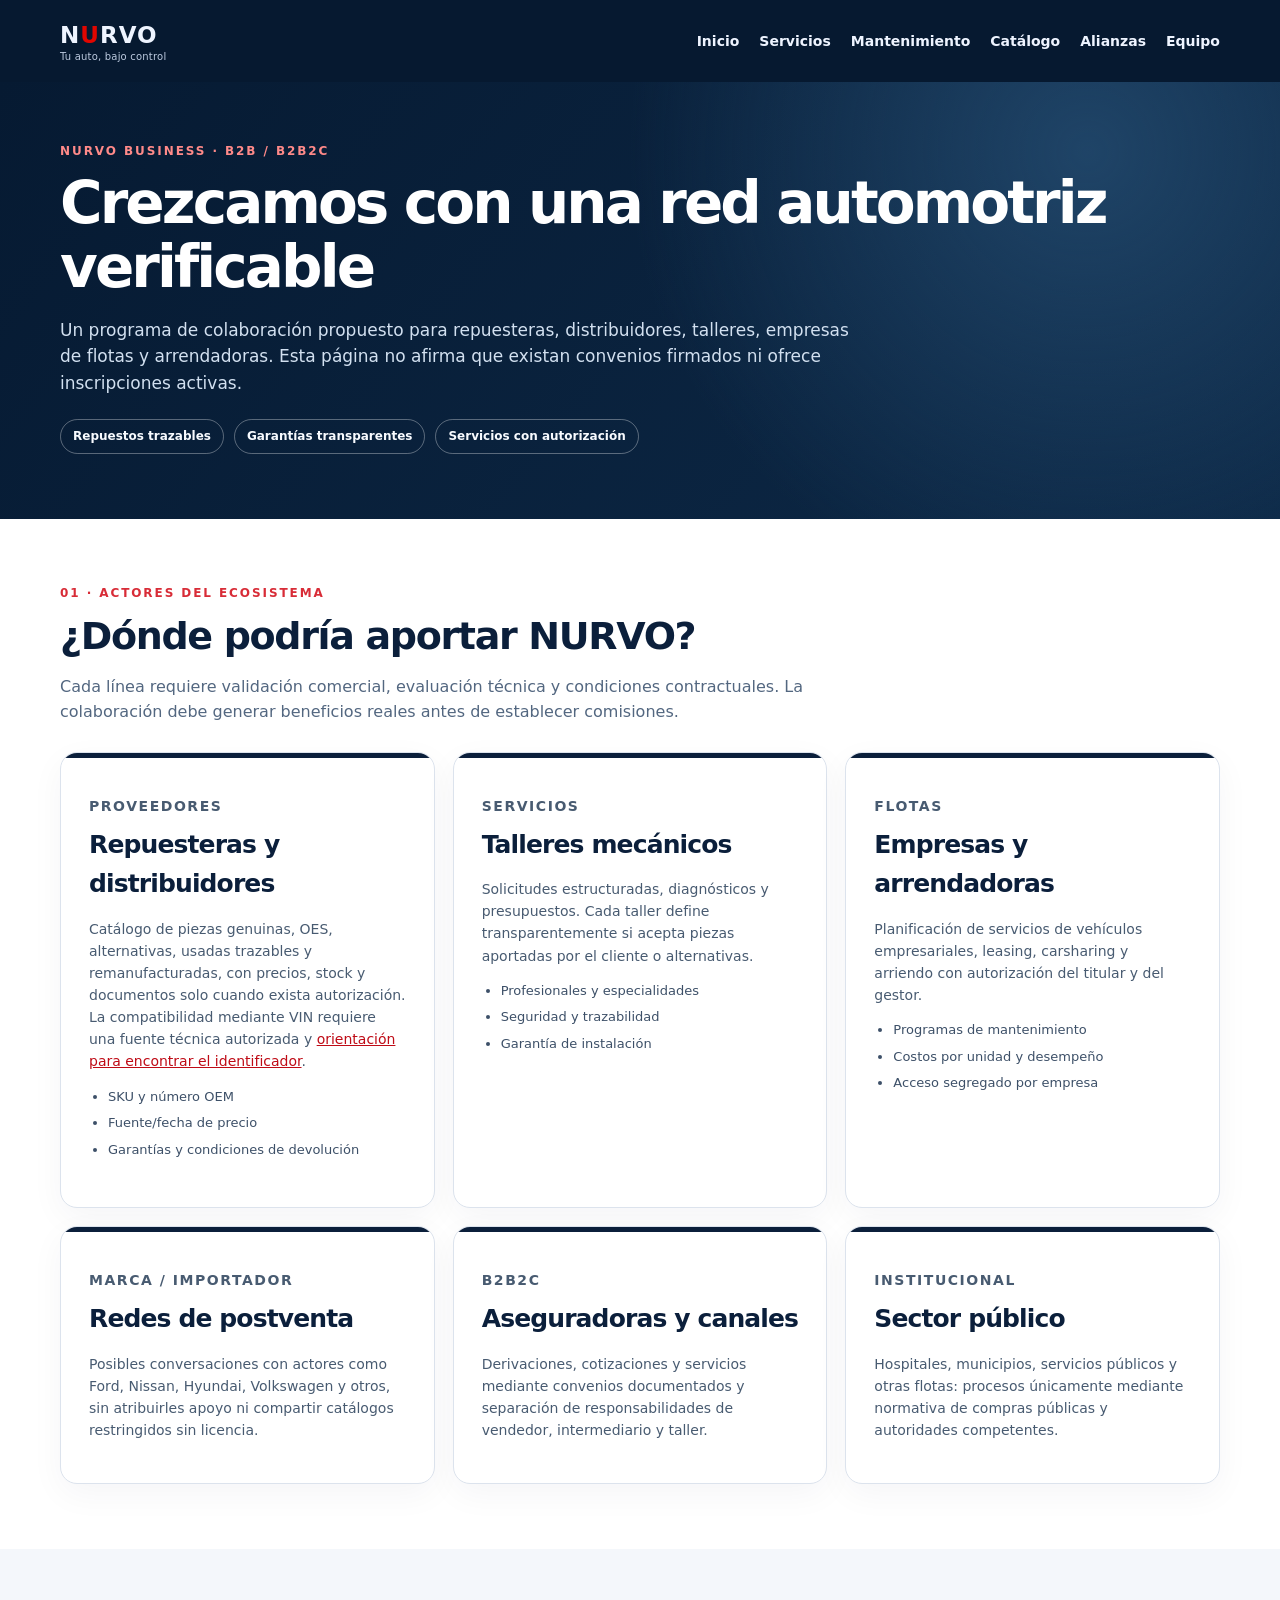
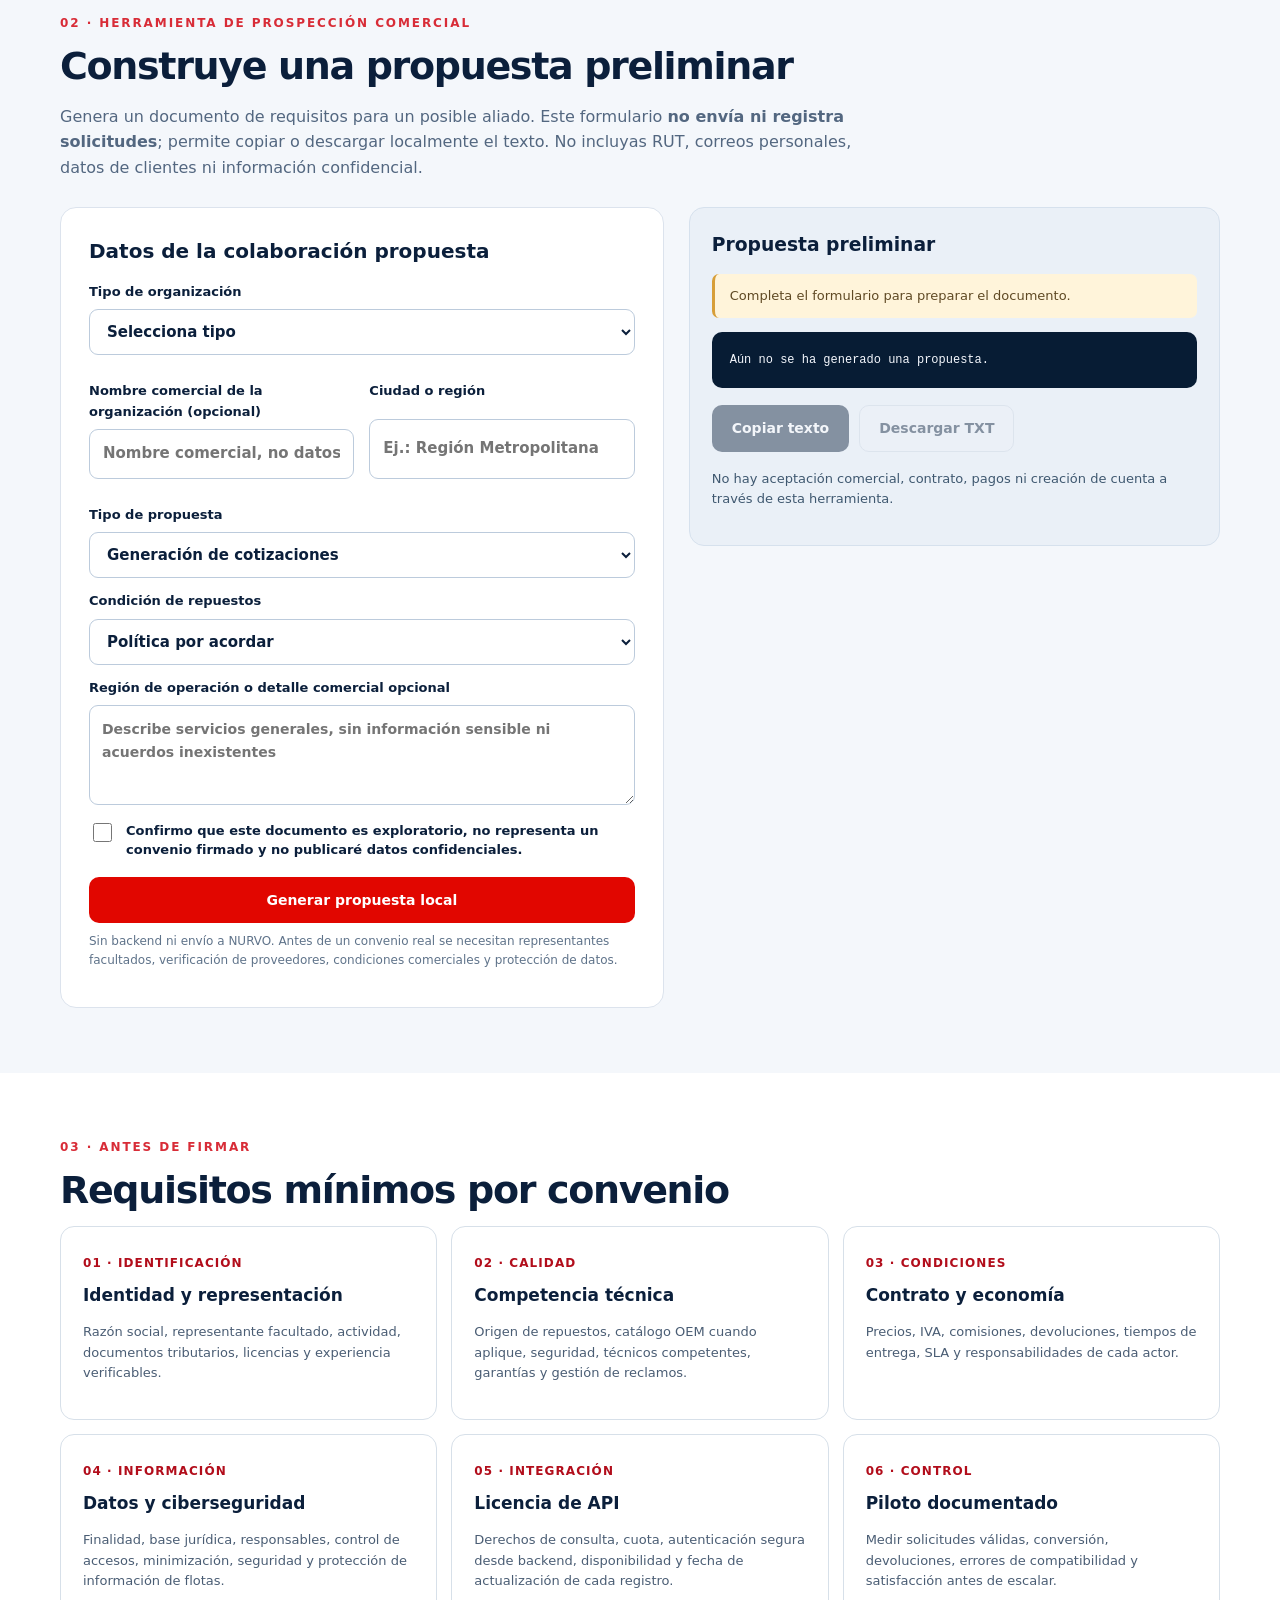
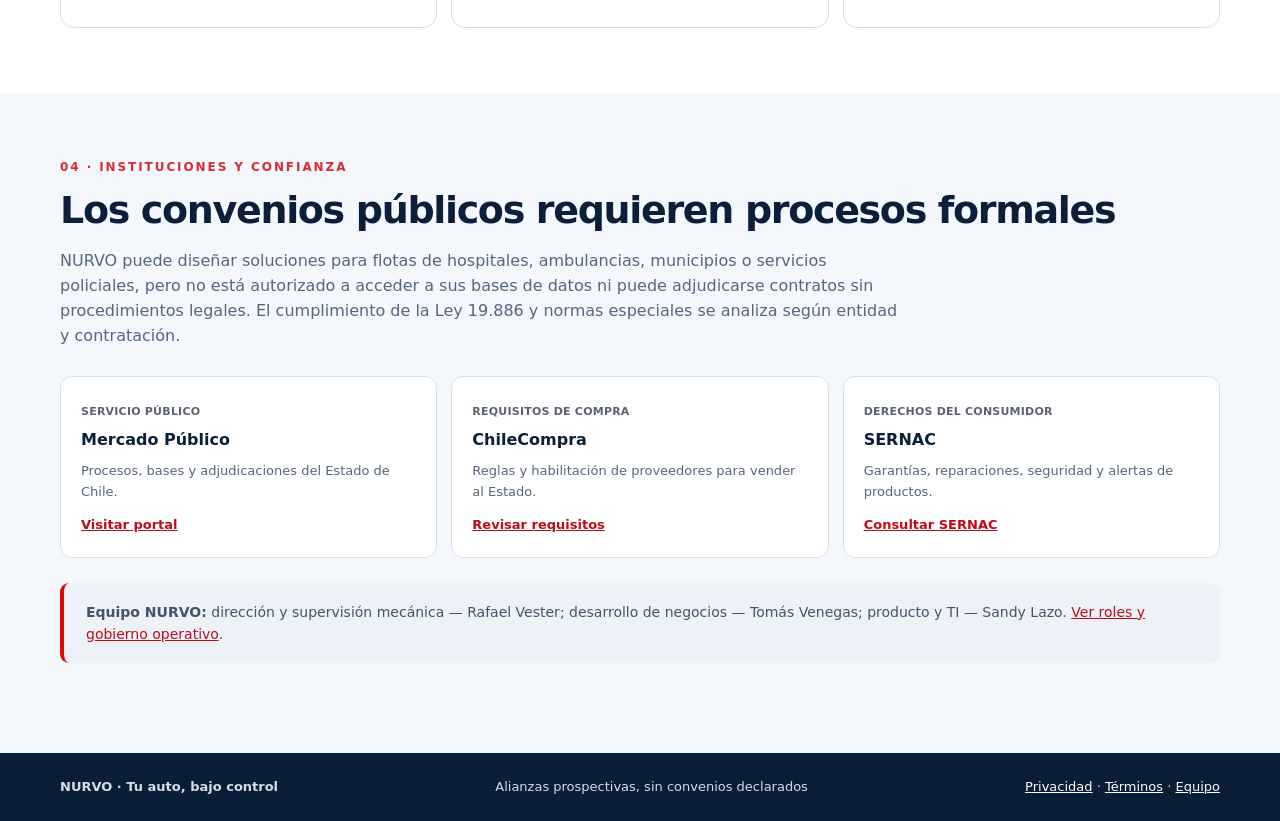
<file: alianzas.html>
<!doctype html>
<html lang="es-CL"><head>
<meta charset="utf-8"><meta name="viewport" content="width=device-width,initial-scale=1">
<meta name="theme-color" content="#0B1F3B">
<meta http-equiv="Content-Security-Policy" content="default-src 'self'; script-src 'self'; style-src 'self'; connect-src 'self'; img-src 'self' data:; object-src 'none'; base-uri 'none'; form-action 'self'">
<meta name="description" content="Conoce la propuesta de alianzas de NURVO para repuesteras, talleres, distribuidores, flotas, arrendadoras y servicios públicos en Chile.">
<title>Alianzas para talleres, proveedores y flotas | NURVO</title>
<link rel="stylesheet" href="assets/ecosistema.css"><link rel="stylesheet" href="assets/nurvo-plus.css">
<script src="assets/alianzas.js" defer></script>
</head><body><a href="#contenido" class="skip">Saltar al contenido</a>
<header class="top"><nav class="container nav" aria-label="Principal"><a class="brand" href="index.html">N<span>U</span>RVO <small>Tu auto, bajo control</small></a><div class="nav-links"><a href="index.html">Inicio</a><a href="ecosistema.html">Servicios</a><a href="gestion.html">Mantenimiento</a><a href="catalogo.html">Catálogo</a><a href="alianzas.html" aria-current="page">Alianzas</a><a href="equipo.html">Equipo</a></div></nav></header>
<main id="contenido">
<section class="page-hero"><div class="container"><p class="overline">NURVO Business · B2B / B2B2C</p><h1>Crezcamos con una red automotriz verificable</h1>
<p class="lead">Un programa de colaboración propuesto para repuesteras, distribuidores, talleres, empresas de flotas y arrendadoras. Esta página no afirma que existan convenios firmados ni ofrece inscripciones activas.</p>
<div class="hero-meta"><span>Repuestos trazables</span><span>Garantías transparentes</span><span>Servicios con autorización</span></div></div></section>
<section class="page-section container"><p class="overline">01 · Actores del ecosistema</p><h2>¿Dónde podría aportar NURVO?</h2>
<p class="page-intro">Cada línea requiere validación comercial, evaluación técnica y condiciones contractuales. La colaboración debe generar beneficios reales antes de establecer comisiones.</p>
<div class="card-grid">
<article class="team-card"><p class="person-role">PROVEEDORES</p><h3>Repuesteras y distribuidores</h3><p>Catálogo de piezas genuinas, OES, alternativas, usadas trazables y remanufacturadas, con precios, stock y documentos solo cuando exista autorización. La compatibilidad mediante VIN requiere una fuente técnica autorizada y <a href="vin.html#donde-encontrarlo">orientación para encontrar el identificador</a>.</p><ul><li>SKU y número OEM</li><li>Fuente/fecha de precio</li><li>Garantías y condiciones de devolución</li></ul></article>
<article class="team-card"><p class="person-role">SERVICIOS</p><h3>Talleres mecánicos</h3><p>Solicitudes estructuradas, diagnósticos y presupuestos. Cada taller define transparentemente si acepta piezas aportadas por el cliente o alternativas.</p><ul><li>Profesionales y especialidades</li><li>Seguridad y trazabilidad</li><li>Garantía de instalación</li></ul></article>
<article class="team-card"><p class="person-role">FLOTAS</p><h3>Empresas y arrendadoras</h3><p>Planificación de servicios de vehículos empresariales, leasing, carsharing y arriendo con autorización del titular y del gestor.</p><ul><li>Programas de mantenimiento</li><li>Costos por unidad y desempeño</li><li>Acceso segregado por empresa</li></ul></article>
<article class="team-card"><p class="person-role">MARCA / IMPORTADOR</p><h3>Redes de postventa</h3><p>Posibles conversaciones con actores como Ford, Nissan, Hyundai, Volkswagen y otros, sin atribuirles apoyo ni compartir catálogos restringidos sin licencia.</p></article>
<article class="team-card"><p class="person-role">B2B2C</p><h3>Aseguradoras y canales</h3><p>Derivaciones, cotizaciones y servicios mediante convenios documentados y separación de responsabilidades de vendedor, intermediario y taller.</p></article>
<article class="team-card"><p class="person-role">INSTITUCIONAL</p><h3>Sector público</h3><p>Hospitales, municipios, servicios públicos y otras flotas: procesos únicamente mediante normativa de compras públicas y autoridades competentes.</p></article>
</div></section>
<section class="page-section alt" id="propuesta"><div class="container"><p class="overline">02 · Herramienta de prospección comercial</p><h2>Construye una propuesta preliminar</h2><p class="page-intro">Genera un documento de requisitos para un posible aliado. Este formulario <strong>no envía ni registra solicitudes</strong>; permite copiar o descargar localmente el texto. No incluyas RUT, correos personales, datos de clientes ni información confidencial.</p>
<div class="form-layout">
<form class="form-panel" id="partner-form">
<h3>Datos de la colaboración propuesta</h3>
<label>Tipo de organización<select id="partner-type" required>
<option value="">Selecciona tipo</option>
<option value="repuestos">Repuestera o distribuidor</option>
<option value="taller">Taller mecánico</option>
<option value="flota">Empresa / gestor de flota privada</option>
<option value="arriendo">Carsharing, rent-a-car o leasing</option>
<option value="marca">Marca, importador o red autorizada</option>
<option value="publico">Entidad o flota pública</option>
</select></label>
<div class="two-fields">
<label>Nombre comercial de la organización (opcional)<input id="partner-org" maxlength="80" placeholder="Nombre comercial, no datos personales"></label>
<label>Ciudad o región<input id="partner-region" maxlength="70" placeholder="Ej.: Región Metropolitana"></label></div>
<label>Tipo de propuesta<select id="partner-proposal"><option value="cotizaciones">Generación de cotizaciones</option><option value="catalogo">Catálogo e inventario autorizado</option><option value="mantencion">Mantenimiento y postventa</option><option value="flota">Gestión de flota y programación</option><option value="referidos">Derivaciones y convenios</option></select></label>
<label>Condición de repuestos<select id="partner-parts"><option value="por_definir">Política por acordar</option><option value="genuinos">Genuinos / originales únicamente</option><option value="mixtos">Genuinos, OES y alternativos</option><option value="aportados">Puede evaluar piezas aportadas por el cliente</option></select></label>
<label>Región de operación o detalle comercial opcional<textarea id="partner-notes" maxlength="350" placeholder="Describe servicios generales, sin información sensible ni acuerdos inexistentes"></textarea></label>
<label class="check"><input id="partner-authorized" type="checkbox" required> Confirmo que este documento es exploratorio, no representa un convenio firmado y no publicaré datos confidenciales.</label>
<button class="btn primary wide-btn" type="submit">Generar propuesta local</button>
<p class="form-help">Sin backend ni envío a NURVO. Antes de un convenio real se necesitan representantes facultados, verificación de proveedores, condiciones comerciales y protección de datos.</p>
</form>
<aside class="results"><h3>Propuesta preliminar</h3>
<div id="partner-status" class="status-note" role="status" aria-live="polite">Completa el formulario para preparar el documento.</div>
<div id="partner-requirements"></div>
<pre id="partner-preview" tabindex="0">Aún no se ha generado una propuesta.</pre>
<div class="action-set">
<button class="btn dark" type="button" id="partner-copy" disabled>Copiar texto</button>
<button class="btn soft" type="button" id="partner-download" disabled>Descargar TXT</button>
</div><p class="field-note">No hay aceptación comercial, contrato, pagos ni creación de cuenta a través de esta herramienta.</p>
</aside></div></div></section>
<section class="page-section container"><p class="overline">03 · Antes de firmar</p><h2>Requisitos mínimos por convenio</h2>
<div class="process-grid">
<article class="step-card"><span class="step">01 · IDENTIFICACIÓN</span><h3>Identidad y representación</h3><p>Razón social, representante facultado, actividad, documentos tributarios, licencias y experiencia verificables.</p></article>
<article class="step-card"><span class="step">02 · CALIDAD</span><h3>Competencia técnica</h3><p>Origen de repuestos, catálogo OEM cuando aplique, seguridad, técnicos competentes, garantías y gestión de reclamos.</p></article>
<article class="step-card"><span class="step">03 · CONDICIONES</span><h3>Contrato y economía</h3><p>Precios, IVA, comisiones, devoluciones, tiempos de entrega, SLA y responsabilidades de cada actor.</p></article>
<article class="step-card"><span class="step">04 · INFORMACIÓN</span><h3>Datos y ciberseguridad</h3><p>Finalidad, base jurídica, responsables, control de accesos, minimización, seguridad y protección de información de flotas.</p></article>
<article class="step-card"><span class="step">05 · INTEGRACIÓN</span><h3>Licencia de API</h3><p>Derechos de consulta, cuota, autenticación segura desde backend, disponibilidad y fecha de actualización de cada registro.</p></article>
<article class="step-card"><span class="step">06 · CONTROL</span><h3>Piloto documentado</h3><p>Medir solicitudes válidas, conversión, devoluciones, errores de compatibilidad y satisfacción antes de escalar.</p></article>
</div></section>
<section class="page-section alt"><div class="container"><p class="overline">04 · Instituciones y confianza</p><h2>Los convenios públicos requieren procesos formales</h2>
<p class="page-intro">NURVO puede diseñar soluciones para flotas de hospitales, ambulancias, municipios o servicios policiales, pero no está autorizado a acceder a sus bases de datos ni puede adjudicarse contratos sin procedimientos legales. El cumplimiento de la Ley 19.886 y normas especiales se analiza según entidad y contratación.</p>
<div class="source-grid">
<article class="source-tile"><span class="source-state">SERVICIO PÚBLICO</span><h3>Mercado Público</h3><p>Procesos, bases y adjudicaciones del Estado de Chile.</p><a href="https://www.mercadopublico.cl/" rel="noopener noreferrer" target="_blank">Visitar portal</a></article>
<article class="source-tile"><span class="source-state">REQUISITOS DE COMPRA</span><h3>ChileCompra</h3><p>Reglas y habilitación de proveedores para vender al Estado.</p><a href="https://www.chilecompra.cl/como-vender-al-estado/" rel="noopener noreferrer" target="_blank">Revisar requisitos</a></article>
<article class="source-tile"><span class="source-state">DERECHOS DEL CONSUMIDOR</span><h3>SERNAC</h3><p>Garantías, reparaciones, seguridad y alertas de productos.</p><a href="https://www.sernac.cl/" rel="noopener noreferrer" target="_blank">Consultar SERNAC</a></article>
</div><div class="headline-strip"><p><strong>Equipo NURVO:</strong> dirección y supervisión mecánica — Rafael Vester; desarrollo de negocios — Tomás Venegas; producto y TI — Sandy Lazo. <a href="equipo.html">Ver roles y gobierno operativo</a>.</p></div></div></section>
</main><footer><div class="container footer"><strong>NURVO · Tu auto, bajo control</strong><span>Alianzas prospectivas, sin convenios declarados</span><div><a href="privacidad.html">Privacidad</a> · <a href="terminos.html">Términos</a> · <a href="equipo.html">Equipo</a></div></div></footer>
</body></html>
</file>
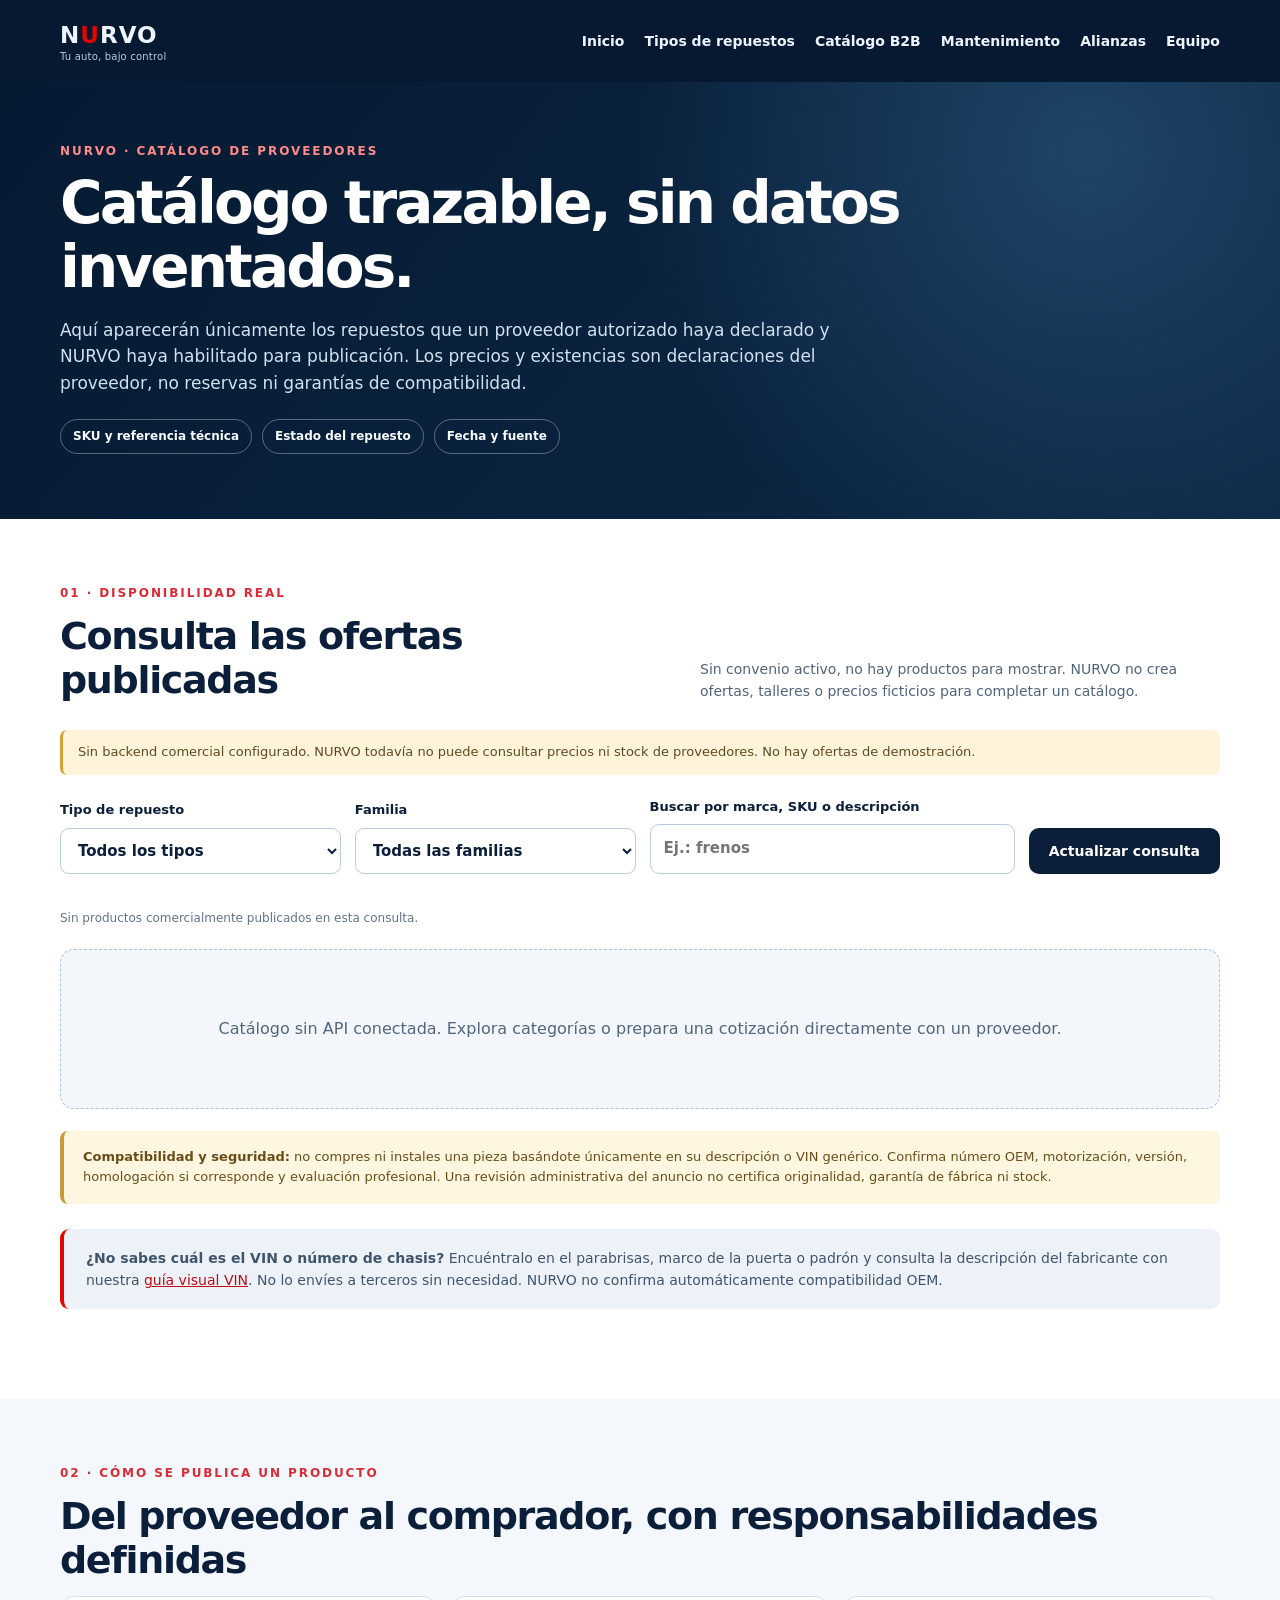
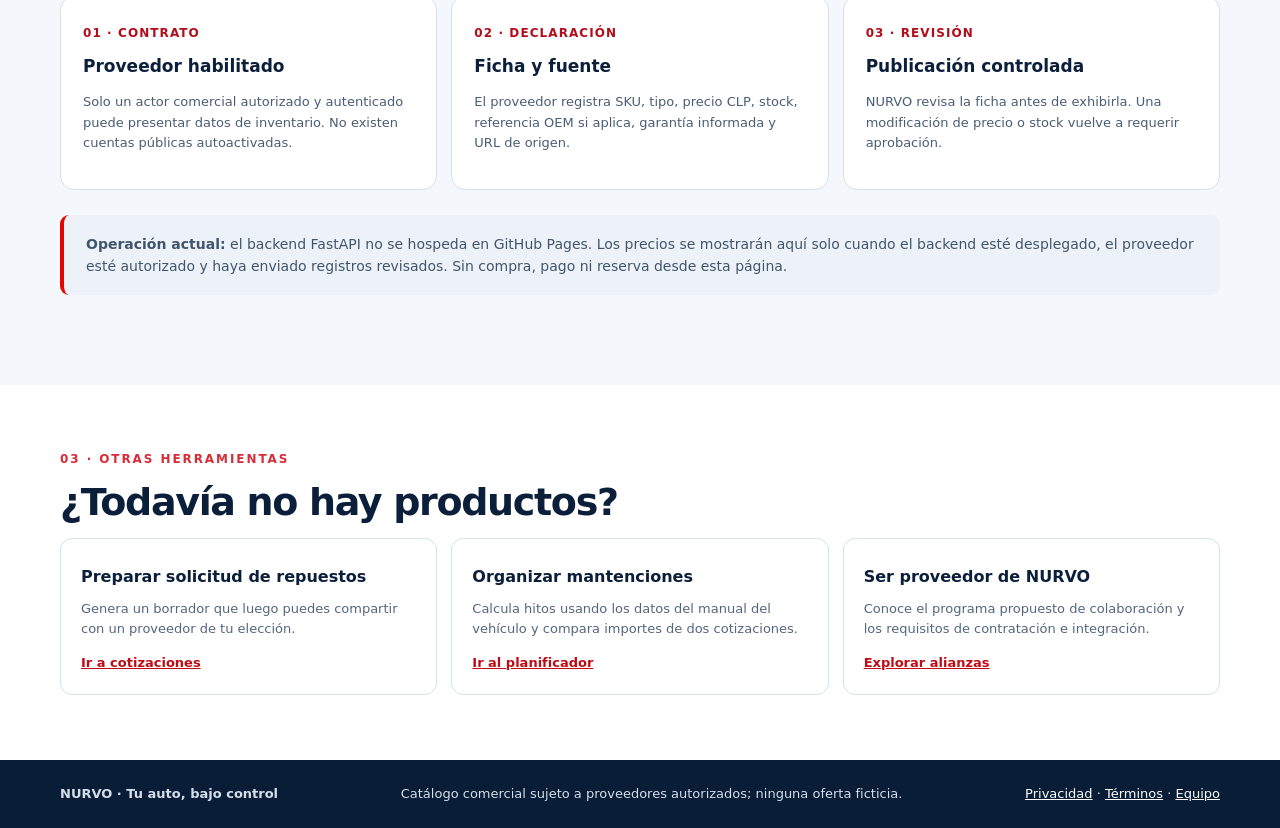
<file: catalogo.html>
<!doctype html>
<html lang="es-CL"><head><meta charset="utf-8"><meta name="viewport" content="width=device-width,initial-scale=1">
<meta name="theme-color" content="#0B1F3B"><meta name="description" content="Consulta repuestos declarados por proveedores autorizados de NURVO. Datos reales solo con backend y contratos habilitados.">
<meta http-equiv="Content-Security-Policy" content="default-src 'self'; script-src 'self'; style-src 'self'; connect-src 'self' https: http://127.0.0.1:* http://localhost:*; img-src 'self' data:; object-src 'none'; base-uri 'none'; form-action 'none'">
<title>Catálogo con fuentes de proveedores | NURVO</title>
<link rel="stylesheet" href="assets/ecosistema.css"><link rel="stylesheet" href="assets/nurvo-plus.css">
<link rel="stylesheet" href="assets/catalogo.css">
<script src="config.js" defer></script><script src="assets/catalogo.js" defer></script>
</head><body><a class="skip" href="#contenido">Saltar al contenido</a>
<header class="top"><nav class="container nav"><a class="brand" href="index.html">N<span>U</span>RVO <small>Tu auto, bajo control</small></a><div class="nav-links"><a href="index.html">Inicio</a><a href="ecosistema.html">Tipos de repuestos</a><a href="catalogo.html" aria-current="page">Catálogo B2B</a><a href="gestion.html">Mantenimiento</a><a href="alianzas.html">Alianzas</a><a href="equipo.html">Equipo</a></div></nav></header>
<main id="contenido"><section class="page-hero"><div class="container"><p class="overline">NURVO · Catálogo de proveedores</p><h1>Catálogo trazable, sin datos inventados.</h1>
<p class="lead">Aquí aparecerán únicamente los repuestos que un proveedor autorizado haya declarado y NURVO haya habilitado para publicación. Los precios y existencias son declaraciones del proveedor, no reservas ni garantías de compatibilidad.</p>
<div class="hero-meta"><span>SKU y referencia técnica</span><span>Estado del repuesto</span><span>Fecha y fuente</span></div></div></section>
<section class="page-section container"><div class="catalog-intro"><div><p class="overline">01 · Disponibilidad real</p><h2>Consulta las ofertas publicadas</h2></div><p>Sin convenio activo, no hay productos para mostrar. NURVO no crea ofertas, talleres o precios ficticios para completar un catálogo.</p></div>
<div id="catalog-status" class="status-note" role="status" aria-live="polite">Comprobando si existe una API comercial habilitada…</div>
<div class="catalog-controls"><label>Tipo de repuesto<select id="catalog-condition">
<option value="">Todos los tipos</option>
<option value="genuino">Genuino/original declarado</option>
<option value="oes">OES</option>
<option value="alternativo">Alternativo</option>
<option value="remanufacturado">Remanufacturado</option>
<option value="usado">Usado</option>
</select></label><label>Familia<select id="catalog-category">
<option value="">Todas las familias</option>
<option value="frenos">Frenos</option>
<option value="filtros">Filtros</option>
<option value="motor">Motor</option>
<option value="transmision">Transmisión</option>
<option value="suspension">Suspensión</option>
<option value="electricidad">Electricidad</option>
<option value="neumaticos">Neumáticos</option>
<option value="carroceria">Carrocería</option>
<option value="accesorios">Accesorios</option>
<option value="seguridad">Seguridad</option>
<option value="electromovilidad">Electromovilidad</option>
<option value="otros">Otros</option>
</select></label><label>Buscar por marca, SKU o descripción<input type="search" id="catalog-search" maxlength="70" placeholder="Ej.: frenos"></label>
<button class="btn dark" id="catalog-reload" type="button">Actualizar consulta</button></div>
<p id="catalog-count" class="field-note" role="status"></p>
<div id="catalog-products" class="catalog-grid" aria-live="polite"><div class="empty-catalog">La disponibilidad todavía no fue comprobada.</div></div>
<div class="callout-warn gap-top"><strong>Compatibilidad y seguridad:</strong> no compres ni instales una pieza basándote únicamente en su descripción o VIN genérico. Confirma número OEM, motorización, versión, homologación si corresponde y evaluación profesional. Una revisión administrativa del anuncio no certifica originalidad, garantía de fábrica ni stock.</div><div class="headline-strip"><p><strong>¿No sabes cuál es el VIN o número de chasis?</strong> Encuéntralo en el parabrisas, marco de la puerta o padrón y consulta la descripción del fabricante con nuestra <a href="vin.html#donde-encontrarlo">guía visual VIN</a>. No lo envíes a terceros sin necesidad. NURVO no confirma automáticamente compatibilidad OEM.</p></div></section>
<section class="page-section alt"><div class="container"><p class="overline">02 · Cómo se publica un producto</p><h2>Del proveedor al comprador, con responsabilidades definidas</h2>
<div class="process-grid"><article class="step-card"><span class="step">01 · CONTRATO</span><h3>Proveedor habilitado</h3><p>Solo un actor comercial autorizado y autenticado puede presentar datos de inventario. No existen cuentas públicas autoactivadas.</p></article>
<article class="step-card"><span class="step">02 · DECLARACIÓN</span><h3>Ficha y fuente</h3><p>El proveedor registra SKU, tipo, precio CLP, stock, referencia OEM si aplica, garantía informada y URL de origen.</p></article>
<article class="step-card"><span class="step">03 · REVISIÓN</span><h3>Publicación controlada</h3><p>NURVO revisa la ficha antes de exhibirla. Una modificación de precio o stock vuelve a requerir aprobación.</p></article></div>
<div class="headline-strip"><p><strong>Operación actual:</strong> el backend FastAPI no se hospeda en GitHub Pages. Los precios se mostrarán aquí solo cuando el backend esté desplegado, el proveedor esté autorizado y haya enviado registros revisados. Sin compra, pago ni reserva desde esta página.</p></div></div></section>
<section class="page-section container"><p class="overline">03 · Otras herramientas</p><h2>¿Todavía no hay productos?</h2>
<div class="source-grid">
<article class="source-tile"><h3>Preparar solicitud de repuestos</h3><p>Genera un borrador que luego puedes compartir con un proveedor de tu elección.</p><a href="ecosistema.html#solicitud">Ir a cotizaciones</a></article>
<article class="source-tile"><h3>Organizar mantenciones</h3><p>Calcula hitos usando los datos del manual del vehículo y compara importes de dos cotizaciones.</p><a href="gestion.html">Ir al planificador</a></article>
<article class="source-tile"><h3>Ser proveedor de NURVO</h3><p>Conoce el programa propuesto de colaboración y los requisitos de contratación e integración.</p><a href="alianzas.html">Explorar alianzas</a></article>
</div></section>
</main><footer><div class="container footer"><strong>NURVO · Tu auto, bajo control</strong><span>Catálogo comercial sujeto a proveedores autorizados; ninguna oferta ficticia.</span><div><a href="privacidad.html">Privacidad</a> · <a href="terminos.html">Términos</a> · <a href="equipo.html">Equipo</a></div></div></footer>
</body></html>
</file>
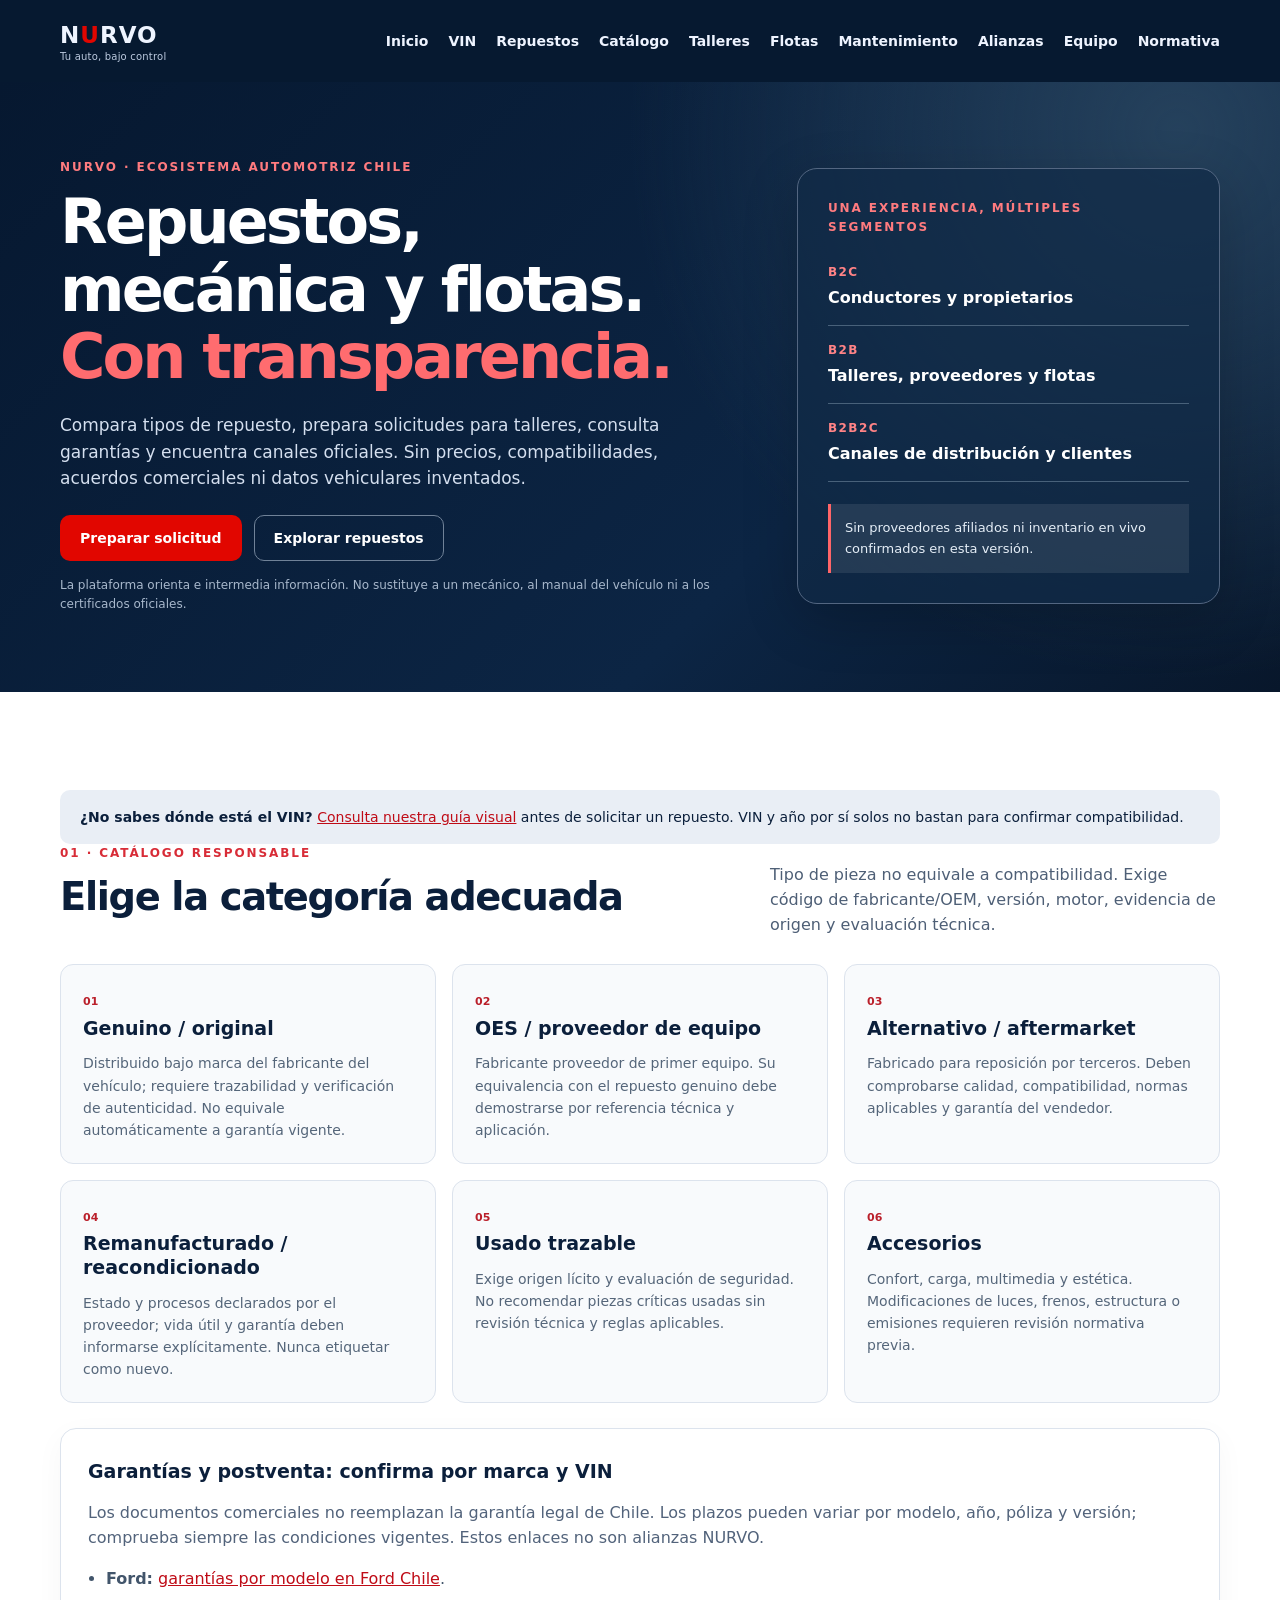
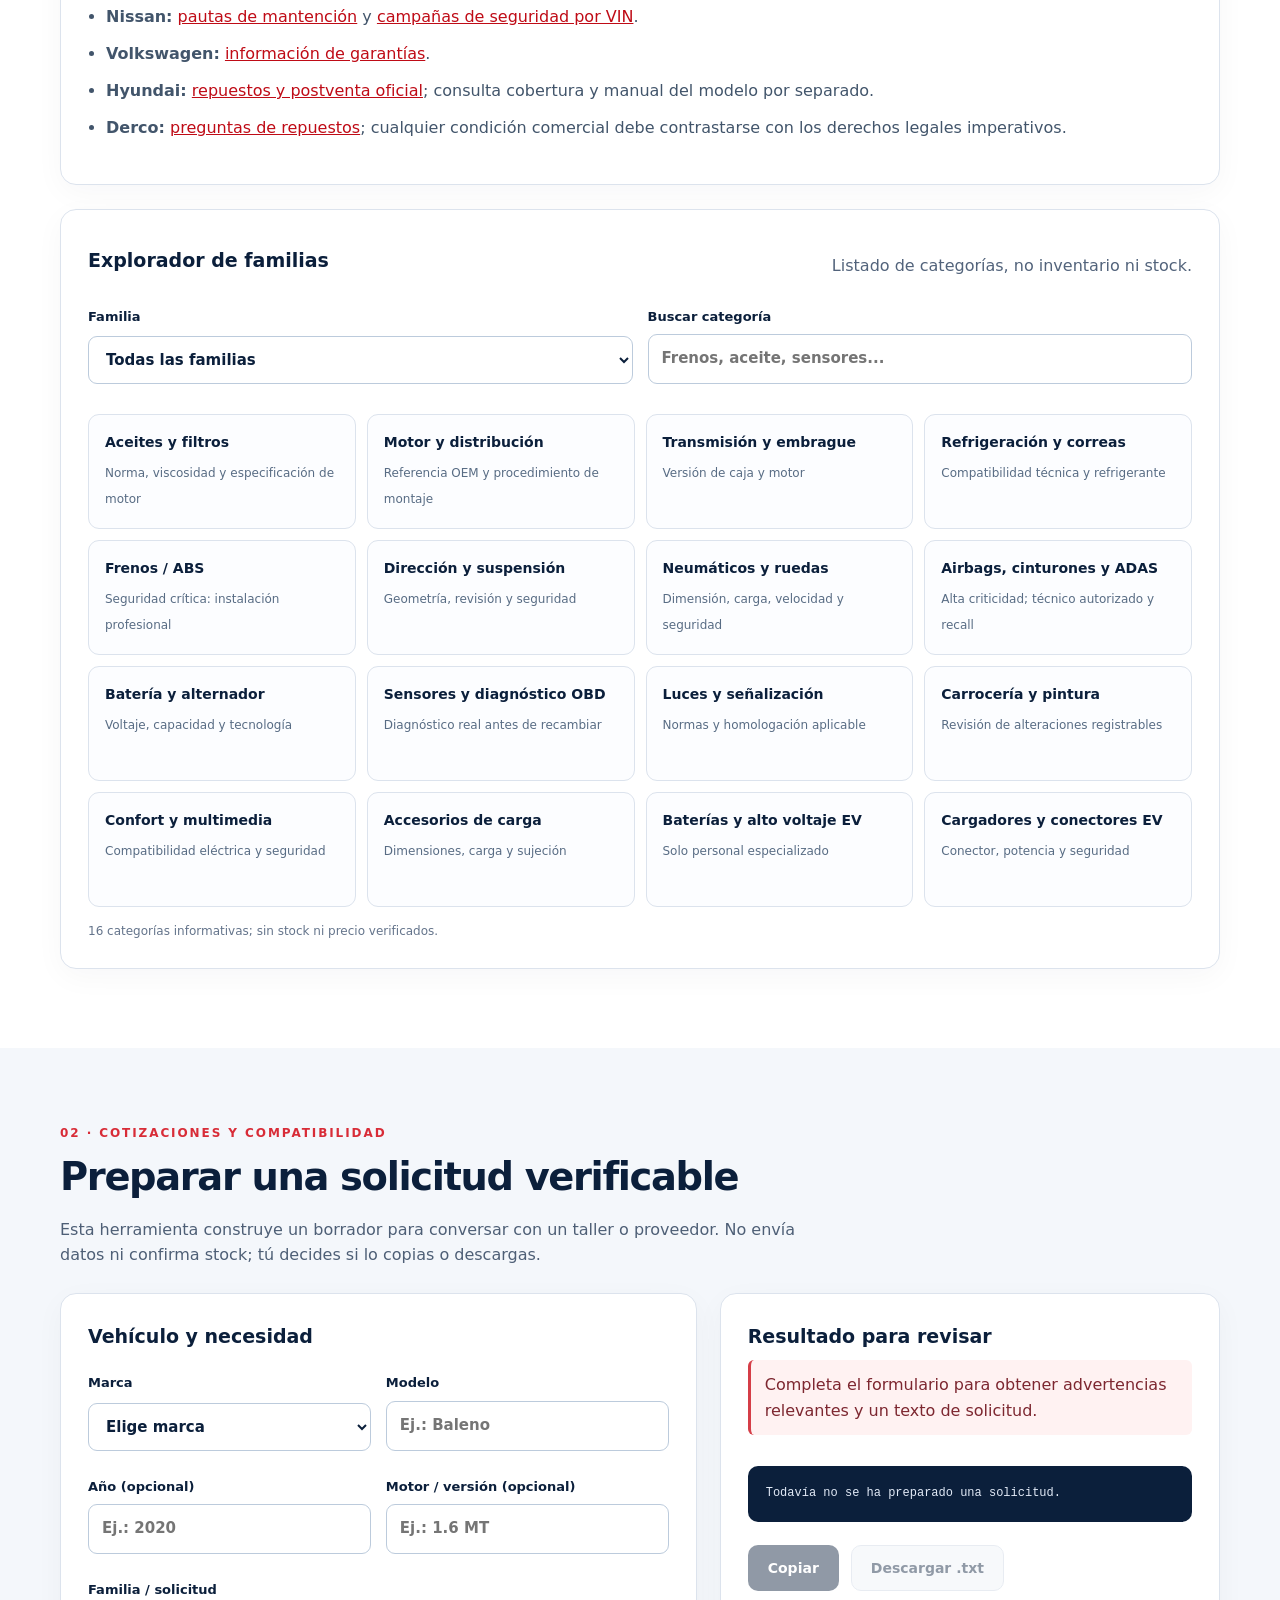
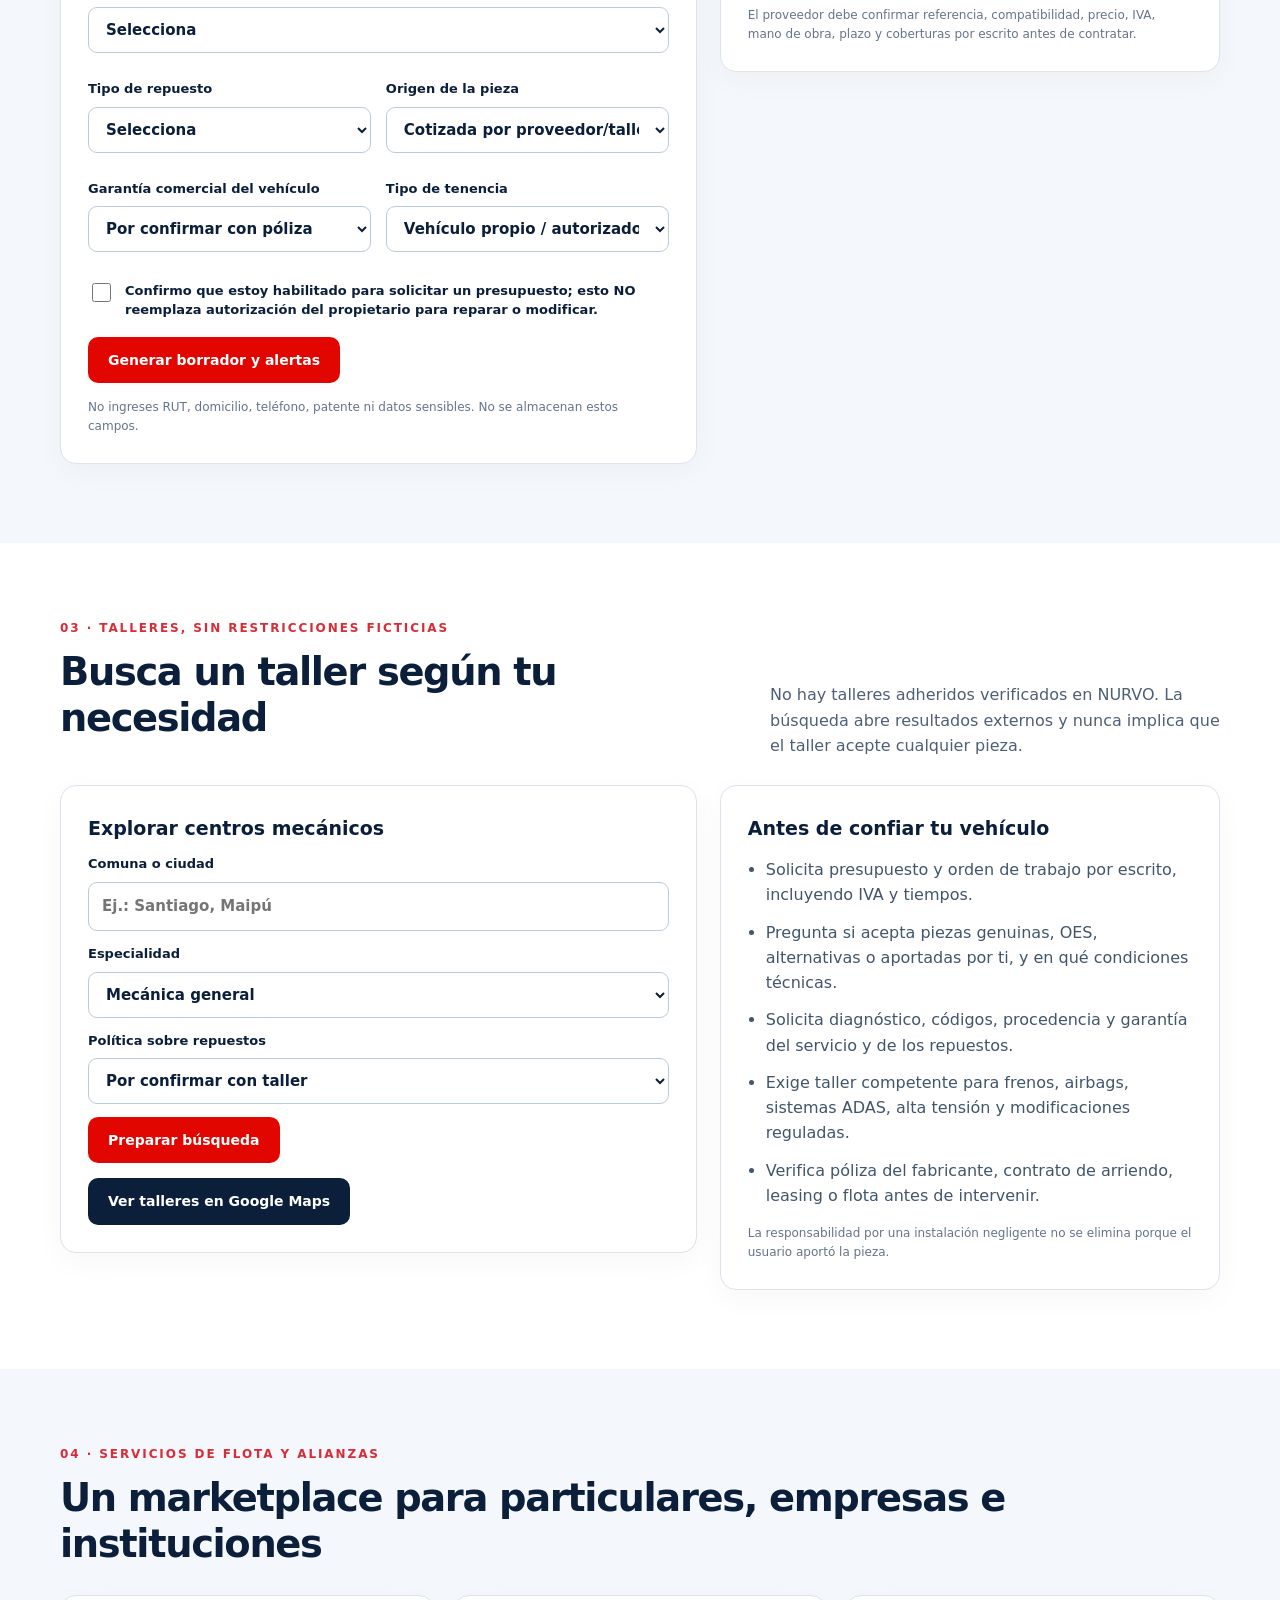
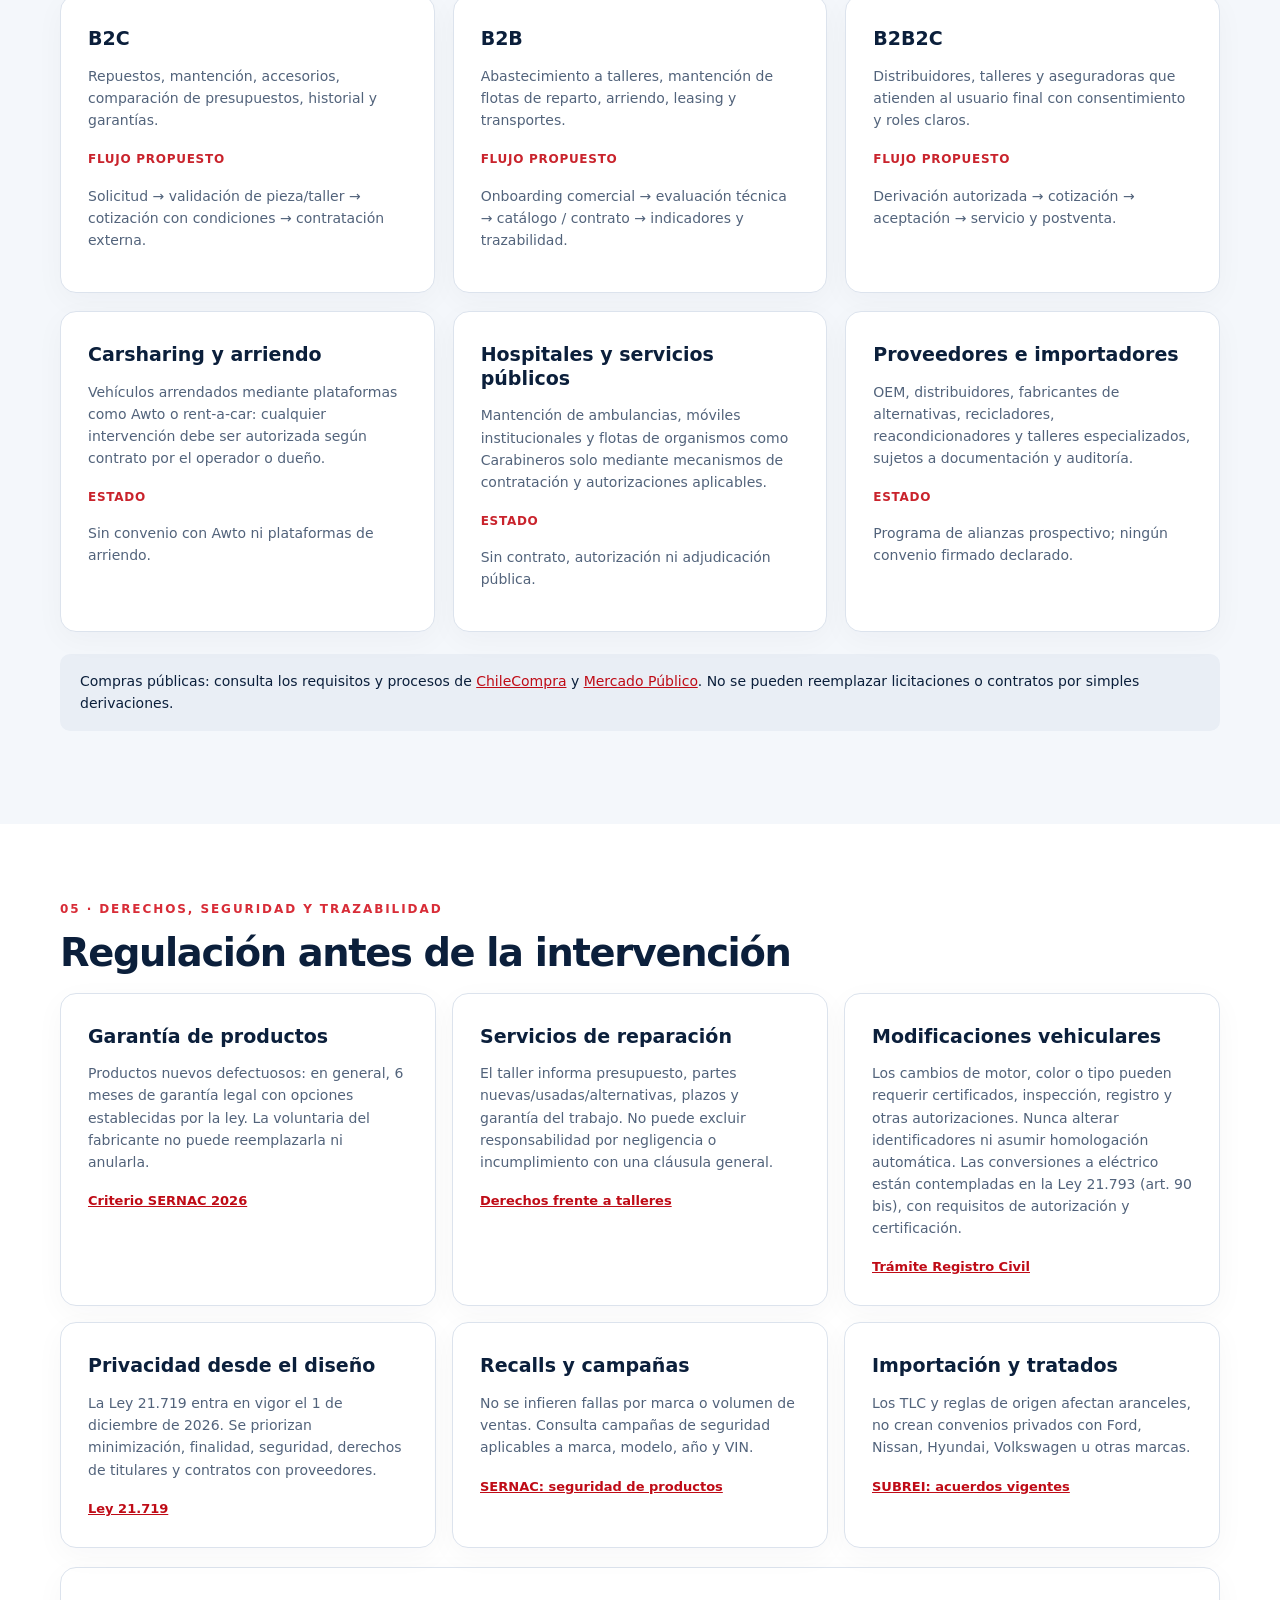
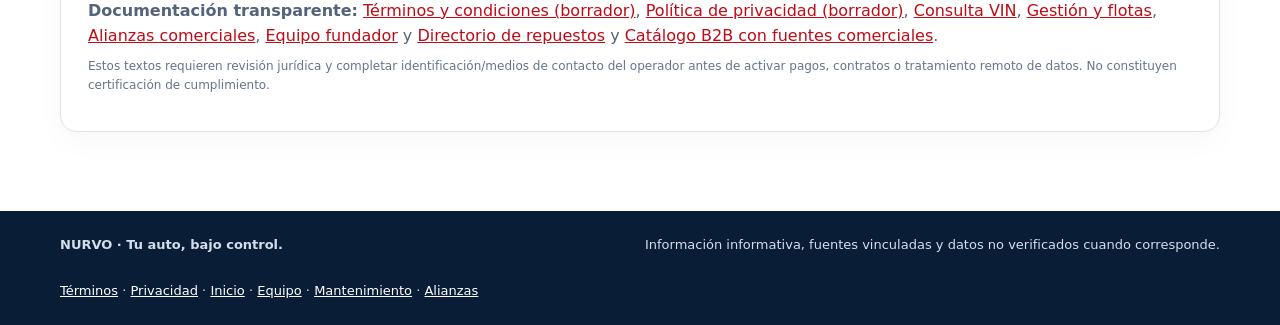
<file: ecosistema.html>
<!doctype html>
<html lang="es-CL"><head>
<meta charset="utf-8"><meta name="viewport" content="width=device-width,initial-scale=1">
<meta name="theme-color" content="#0B1F3B">
<meta http-equiv="Content-Security-Policy" content="default-src 'self'; script-src 'self'; style-src 'self'; img-src 'self' data:; connect-src 'self'; object-src 'none'; base-uri 'none'; form-action 'self'">
<title>Ecosistema automotriz | Repuestos, talleres y flotas | NURVO</title>
<meta name="description" content="Explora repuestos originales, equivalentes y remanufacturados; solicita cotizaciones orientativas, busca talleres y comprende garantías y permisos en Chile.">
<link rel="stylesheet" href="assets/ecosistema.css"><script src="assets/ecosistema.js" defer></script>
</head><body>
<a class="skip" href="#contenido">Saltar al contenido</a>
<header class="top"><nav class="container nav" aria-label="Principal">
<a class="brand" href="index.html" aria-label="NURVO inicio">N<span>U</span>RVO <small>Tu auto, bajo control</small></a>
<div class="nav-links"><a href="index.html">Inicio</a><a href="vin.html">VIN</a><a href="#repuestos">Repuestos</a><a href="catalogo.html">Catálogo</a><a href="#talleres">Talleres</a><a href="#flotas">Flotas</a><a href="gestion.html">Mantenimiento</a><a href="alianzas.html">Alianzas</a><a href="equipo.html">Equipo</a><a href="#marco-legal">Normativa</a></div>
</nav></header>
<main id="contenido">
<section class="hero"><div class="container hero-grid">
<div><p class="overline">NURVO · Ecosistema automotriz Chile</p><h1>Repuestos, mecánica y flotas. <em>Con transparencia.</em></h1>
<p class="lead">Compara tipos de repuesto, prepara solicitudes para talleres, consulta garantías y encuentra canales oficiales. Sin precios, compatibilidades, acuerdos comerciales ni datos vehiculares inventados.</p>
<div class="hero-actions"><a class="btn primary" href="#solicitud">Preparar solicitud</a><a class="btn ghost" href="#repuestos">Explorar repuestos</a></div>
<p class="caption light">La plataforma orienta e intermedia información. No sustituye a un mecánico, al manual del vehículo ni a los certificados oficiales.</p></div>
<div class="hero-panel"><p class="overline">Una experiencia, múltiples segmentos</p>
<div class="stat"><span>B2C</span><strong>Conductores y propietarios</strong></div>
<div class="stat"><span>B2B</span><strong>Talleres, proveedores y flotas</strong></div>
<div class="stat"><span>B2B2C</span><strong>Canales de distribución y clientes</strong></div>
<div class="hero-alert">Sin proveedores afiliados ni inventario en vivo confirmados en esta versión.</div>
</div></div></section>
<section id="repuestos" class="section container"><div class="source-callout"><strong>¿No sabes dónde está el VIN?</strong> <a href="vin.html#donde-encontrarlo">Consulta nuestra guía visual</a> antes de solicitar un repuesto. VIN y año por sí solos no bastan para confirmar compatibilidad.</div><div class="section-head"><div><p class="overline">01 · Catálogo responsable</p><h2>Elige la categoría adecuada</h2></div><p>Tipo de pieza no equivale a compatibilidad. Exige código de fabricante/OEM, versión, motor, evidencia de origen y evaluación técnica.</p></div>
<div class="taxonomy" aria-label="Tipos de repuestos">
<article class="type-card"><span class="number">01</span><h3>Genuino / original</h3><p>Distribuido bajo marca del fabricante del vehículo; requiere trazabilidad y verificación de autenticidad. No equivale automáticamente a garantía vigente.</p></article>
<article class="type-card"><span class="number">02</span><h3>OES / proveedor de equipo</h3><p>Fabricante proveedor de primer equipo. Su equivalencia con el repuesto genuino debe demostrarse por referencia técnica y aplicación.</p></article>
<article class="type-card"><span class="number">03</span><h3>Alternativo / aftermarket</h3><p>Fabricado para reposición por terceros. Deben comprobarse calidad, compatibilidad, normas aplicables y garantía del vendedor.</p></article>
<article class="type-card"><span class="number">04</span><h3>Remanufacturado / reacondicionado</h3><p>Estado y procesos declarados por el proveedor; vida útil y garantía deben informarse explícitamente. Nunca etiquetar como nuevo.</p></article>
<article class="type-card"><span class="number">05</span><h3>Usado trazable</h3><p>Exige origen lícito y evaluación de seguridad. No recomendar piezas críticas usadas sin revisión técnica y reglas aplicables.</p></article>
<article class="type-card"><span class="number">06</span><h3>Accesorios</h3><p>Confort, carga, multimedia y estética. Modificaciones de luces, frenos, estructura o emisiones requieren revisión normativa previa.</p></article>
</div>
<div class="panel brand-sources" aria-labelledby="brand-sources-heading"><h3 id="brand-sources-heading">Garantías y postventa: confirma por marca y VIN</h3><p class="muted">Los documentos comerciales no reemplazan la garantía legal de Chile. Los plazos pueden variar por modelo, año, póliza y versión; comprueba siempre las condiciones vigentes. Estos enlaces no son alianzas NURVO.</p>
<ul class="clean-list">
<li><strong>Ford:</strong> <a href="https://www.ford.cl/posventa/garantia/" target="_blank" rel="noopener noreferrer">garantías por modelo en Ford Chile</a>.</li>
<li><strong>Nissan:</strong> <a href="https://www.nissan.cl/servicios/mantenimiento-preventivo.html" target="_blank" rel="noopener noreferrer">pautas de mantención</a> y <a href="https://www.nissan.cl/servicios/campanas.html" target="_blank" rel="noopener noreferrer">campañas de seguridad por VIN</a>.</li>
<li><strong>Volkswagen:</strong> <a href="https://www.volkswagen.cl/informacion-legal-y-garantias_" target="_blank" rel="noopener noreferrer">información de garantías</a>.</li>
<li><strong>Hyundai:</strong> <a href="https://www.hyundai.cl/repuestos/" target="_blank" rel="noopener noreferrer">repuestos y postventa oficial</a>; consulta cobertura y manual del modelo por separado.</li>
<li><strong>Derco:</strong> <a href="https://repuestos.derco.cl/faq?tipo=repuestos" target="_blank" rel="noopener noreferrer">preguntas de repuestos</a>; cualquier condición comercial debe contrastarse con los derechos legales imperativos.</li>
</ul></div>
<div class="panel filter-panel"><div class="panel-heading"><h3>Explorador de familias</h3><p class="muted">Listado de categorías, no inventario ni stock.</p></div>
<div class="filter-row"><label>Familia<select id="family-filter"><option value="todos">Todas las familias</option><option value="mecanica">Mecánica</option><option value="seguridad">Seguridad</option><option value="electricidad">Electricidad</option><option value="carroceria">Carrocería y accesorios</option><option value="electromovilidad">Electromovilidad</option></select></label><label>Buscar categoría<input id="part-search" type="search" maxlength="60" placeholder="Frenos, aceite, sensores..."></label></div>
<div id="part-grid" class="part-grid" aria-live="polite"></div><p id="part-count" class="caption"></p></div>
</section>
<section id="solicitud" class="section muted-bg"><div class="container"><p class="overline">02 · Cotizaciones y compatibilidad</p><h2>Preparar una solicitud verificable</h2><p class="intro">Esta herramienta construye un borrador para conversar con un taller o proveedor. No envía datos ni confirma stock; tú decides si lo copias o descargas.</p>
<div class="two-col"><form id="request-form" class="panel" novalidate>
<h3>Vehículo y necesidad</h3><div class="filter-row">
<label>Marca<select name="brand" required><option value="">Elige marca</option><option>Chevrolet</option><option>Suzuki</option><option>Kia</option><option>Hyundai</option><option>Toyota</option><option>Ford</option><option>Nissan</option><option>Volkswagen</option><option>Mazda</option><option>Chery</option><option>MG</option><option>Peugeot</option><option>Renault</option><option>Mitsubishi</option><option>Otra</option></select></label>
<label>Modelo<input name="model" maxlength="60" required placeholder="Ej.: Baleno"></label></div>
<div class="filter-row"><label>Año (opcional)<input name="year" type="number" min="1886" max="2100" placeholder="Ej.: 2020"></label><label>Motor / versión (opcional)<input name="engine" maxlength="60" placeholder="Ej.: 1.6 MT"></label></div>
<label>Familia / solicitud<select name="work" required><option value="">Selecciona</option><option>Frenos / ABS</option><option>Dirección / suspensión</option><option>Motor / transmisión</option><option>Aceite / filtros</option><option>Neumáticos / ruedas</option><option>Eléctrico / diagnóstico</option><option>Alta tensión EV / híbrido</option><option>Carrocería / pintura</option><option>Accesorios / multimedia</option><option>Modificación técnica</option><option>Mantención preventiva</option></select></label>
<div class="filter-row"><label>Tipo de repuesto<select name="part" required><option value="">Selecciona</option><option>Genuino OEM</option><option>OES / equipo original</option><option>Alternativo aftermarket</option><option>Remanufacturado</option><option>Usado trazable</option><option>Por definir con taller</option></select></label>
<label>Origen de la pieza<select name="supplied" required><option value="proveedor">Cotizada por proveedor/taller</option><option value="cliente">La aporta el cliente</option></select></label></div>
<div class="filter-row"><label>Garantía comercial del vehículo<select name="warranty"><option value="desconocida">Por confirmar con póliza</option><option value="vigente">Dice estar vigente</option><option value="vencida">Vencida / no aplica</option></select></label>
<label>Tipo de tenencia<select name="tenure"><option value="propio">Vehículo propio / autorizado</option><option value="arriendo">Arrendado / carsharing (incluido Awto)</option><option value="empresa">Flota privada / leasing</option><option value="publico">Vehículo institucional o público</option></select></label></div>
<label class="check"><input id="authorization" type="checkbox"> Confirmo que estoy habilitado para solicitar un presupuesto; esto NO reemplaza autorización del propietario para reparar o modificar.</label>
<button class="btn primary" type="submit">Generar borrador y alertas</button><p class="caption">No ingreses RUT, domicilio, teléfono, patente ni datos sensibles. No se almacenan estos campos.</p>
</form>
<aside class="panel output" aria-label="Resultado de solicitud"><h3>Resultado para revisar</h3><p id="request-status" class="notice" role="status" aria-live="polite">Completa el formulario para obtener advertencias relevantes y un texto de solicitud.</p>
<div id="request-checks" class="checks"></div><pre id="request-preview" tabindex="0">Todavía no se ha preparado una solicitud.</pre>
<div class="actions"><button class="btn dark" type="button" id="copy-request" disabled>Copiar</button><button class="btn soft" type="button" id="download-request" disabled>Descargar .txt</button></div><p class="caption">El proveedor debe confirmar referencia, compatibilidad, precio, IVA, mano de obra, plazo y coberturas por escrito antes de contratar.</p></aside></div>
</div></section>
<section id="talleres" class="section container"><div class="section-head"><div><p class="overline">03 · Talleres, sin restricciones ficticias</p><h2>Busca un taller según tu necesidad</h2></div><p>No hay talleres adheridos verificados en NURVO. La búsqueda abre resultados externos y nunca implica que el taller acepte cualquier pieza.</p></div>
<div class="two-col"><form id="workshop-form" class="panel"><h3>Explorar centros mecánicos</h3>
<label>Comuna o ciudad<input id="workshop-location" required maxlength="80" placeholder="Ej.: Santiago, Maipú"></label>
<label>Especialidad<select id="workshop-specialty"><option value="taller mecánico">Mecánica general</option><option value="servicio técnico autorizado">Servicio autorizado</option><option value="frenos automotrices">Frenos</option><option value="electricidad automotriz">Electricidad</option><option value="vehículos eléctricos híbridos">EV / híbridos</option><option value="neumáticos">Neumáticos</option><option value="carrocería y pintura">Carrocería</option><option value="mantención de flotas">Flotas</option></select></label>
<label>Política sobre repuestos<select id="workshop-policy"><option value="cualquiera">Por confirmar con taller</option><option value="original">Requiero original / genuino</option><option value="alternativo">Consultar alternativos</option><option value="cliente">Consultar instalación de pieza aportada por cliente</option></select></label>
<button class="btn primary" type="submit">Preparar búsqueda</button>
<p id="workshop-status" class="caption" role="status"></p><a id="workshop-link" class="btn dark" target="_blank" rel="noopener noreferrer" hidden>Ver talleres en Google Maps</a>
</form><div class="panel"><h3>Antes de confiar tu vehículo</h3><ul class="clean-list"><li>Solicita presupuesto y orden de trabajo por escrito, incluyendo IVA y tiempos.</li><li>Pregunta si acepta piezas genuinas, OES, alternativas o aportadas por ti, y en qué condiciones técnicas.</li><li>Solicita diagnóstico, códigos, procedencia y garantía del servicio y de los repuestos.</li><li>Exige taller competente para frenos, airbags, sistemas ADAS, alta tensión y modificaciones reguladas.</li><li>Verifica póliza del fabricante, contrato de arriendo, leasing o flota antes de intervenir.</li></ul>
<p class="caption">La responsabilidad por una instalación negligente no se elimina porque el usuario aportó la pieza.</p></div></div></section>
<section id="flotas" class="section muted-bg"><div class="container"><p class="overline">04 · Servicios de flota y alianzas</p><h2>Un marketplace para particulares, empresas e instituciones</h2>
<div class="business-grid">
<article class="panel"><h3>B2C</h3><p>Repuestos, mantención, accesorios, comparación de presupuestos, historial y garantías.</p><strong>Flujo propuesto</strong><p>Solicitud → validación de pieza/taller → cotización con condiciones → contratación externa.</p></article>
<article class="panel"><h3>B2B</h3><p>Abastecimiento a talleres, mantención de flotas de reparto, arriendo, leasing y transportes.</p><strong>Flujo propuesto</strong><p>Onboarding comercial → evaluación técnica → catálogo / contrato → indicadores y trazabilidad.</p></article>
<article class="panel"><h3>B2B2C</h3><p>Distribuidores, talleres y aseguradoras que atienden al usuario final con consentimiento y roles claros.</p><strong>Flujo propuesto</strong><p>Derivación autorizada → cotización → aceptación → servicio y postventa.</p></article>
<article class="panel"><h3>Carsharing y arriendo</h3><p>Vehículos arrendados mediante plataformas como Awto o rent-a-car: cualquier intervención debe ser autorizada según contrato por el operador o dueño.</p><strong>Estado</strong><p>Sin convenio con Awto ni plataformas de arriendo.</p></article>
<article class="panel"><h3>Hospitales y servicios públicos</h3><p>Mantención de ambulancias, móviles institucionales y flotas de organismos como Carabineros solo mediante mecanismos de contratación y autorizaciones aplicables.</p><strong>Estado</strong><p>Sin contrato, autorización ni adjudicación pública.</p></article>
<article class="panel"><h3>Proveedores e importadores</h3><p>OEM, distribuidores, fabricantes de alternativas, recicladores, reacondicionadores y talleres especializados, sujetos a documentación y auditoría.</p><strong>Estado</strong><p>Programa de alianzas prospectivo; ningún convenio firmado declarado.</p></article>
</div>
<p class="source-callout">Compras públicas: consulta los requisitos y procesos de <a href="https://www.chilecompra.cl/como-vender-al-estado/" target="_blank" rel="noopener noreferrer">ChileCompra</a> y <a href="https://www.mercadopublico.cl/" target="_blank" rel="noopener noreferrer">Mercado Público</a>. No se pueden reemplazar licitaciones o contratos por simples derivaciones.</p>
</div></section>
<section id="marco-legal" class="section container"><p class="overline">05 · Derechos, seguridad y trazabilidad</p><h2>Regulación antes de la intervención</h2><div class="legal-grid">
<article class="panel"><h3>Garantía de productos</h3><p>Productos nuevos defectuosos: en general, 6 meses de garantía legal con opciones establecidas por la ley. La voluntaria del fabricante no puede reemplazarla ni anularla.</p><a href="https://www.sernac.cl/portal/604/w3-article-88030.html" target="_blank" rel="noopener noreferrer">Criterio SERNAC 2026</a></article>
<article class="panel"><h3>Servicios de reparación</h3><p>El taller informa presupuesto, partes nuevas/usadas/alternativas, plazos y garantía del trabajo. No puede excluir responsabilidad por negligencia o incumplimiento con una cláusula general.</p><a href="https://www.sernac.cl/604/w3-article-2759.html" target="_blank" rel="noopener noreferrer">Derechos frente a talleres</a></article>
<article class="panel"><h3>Modificaciones vehiculares</h3><p>Los cambios de motor, color o tipo pueden requerir certificados, inspección, registro y otras autorizaciones. Nunca alterar identificadores ni asumir homologación automática. Las conversiones a eléctrico están contempladas en la Ley 21.793 (art. 90 bis), con requisitos de autorización y certificación.</p><a href="https://www.chileatiende.gob.cl/fichas/3418-inscripcion-de-alteraciones-de-las-caracteristicas-de-vehiculos-motorizado" target="_blank" rel="noopener noreferrer">Trámite Registro Civil</a></article>
<article class="panel"><h3>Privacidad desde el diseño</h3><p>La Ley 21.719 entra en vigor el 1 de diciembre de 2026. Se priorizan minimización, finalidad, seguridad, derechos de titulares y contratos con proveedores.</p><a href="https://www.bcn.cl/leychile/Navegar?idNorma=1209272" target="_blank" rel="noopener noreferrer">Ley 21.719</a></article>
<article class="panel"><h3>Recalls y campañas</h3><p>No se infieren fallas por marca o volumen de ventas. Consulta campañas de seguridad aplicables a marca, modelo, año y VIN.</p><a href="https://www.sernac.cl/portal/619/w3-propertyvalue-66190.html" target="_blank" rel="noopener noreferrer">SERNAC: seguridad de productos</a></article>
<article class="panel"><h3>Importación y tratados</h3><p>Los TLC y reglas de origen afectan aranceles, no crean convenios privados con Ford, Nissan, Hyundai, Volkswagen u otras marcas.</p><a href="https://www.subrei.gob.cl/acuerdos-comerciales/acuerdos-comerciales-vigentes" target="_blank" rel="noopener noreferrer">SUBREI: acuerdos vigentes</a></article>
</div>
<div class="panel legal-bottom"><p><strong>Documentación transparente:</strong> <a href="terminos.html">Términos y condiciones (borrador)</a>, <a href="privacidad.html">Política de privacidad (borrador)</a>, <a href="vin.html">Consulta VIN</a>, <a href="gestion.html">Gestión y flotas</a>, <a href="alianzas.html">Alianzas comerciales</a>, <a href="equipo.html">Equipo fundador</a> y <a href="index.html#proveedores">Directorio de repuestos</a> y <a href="catalogo.html">Catálogo B2B con fuentes comerciales</a>.</p>
<p class="caption">Estos textos requieren revisión jurídica y completar identificación/medios de contacto del operador antes de activar pagos, contratos o tratamiento remoto de datos. No constituyen certificación de cumplimiento.</p></div>
</section>
</main><footer><div class="container footer"><strong>NURVO · Tu auto, bajo control.</strong><span>Información informativa, fuentes vinculadas y datos no verificados cuando corresponde.</span><div><a href="terminos.html">Términos</a> · <a href="privacidad.html">Privacidad</a> · <a href="index.html">Inicio</a> · <a href="equipo.html">Equipo</a> · <a href="gestion.html">Mantenimiento</a> · <a href="alianzas.html">Alianzas</a></div></div></footer>
</body></html>
</file>
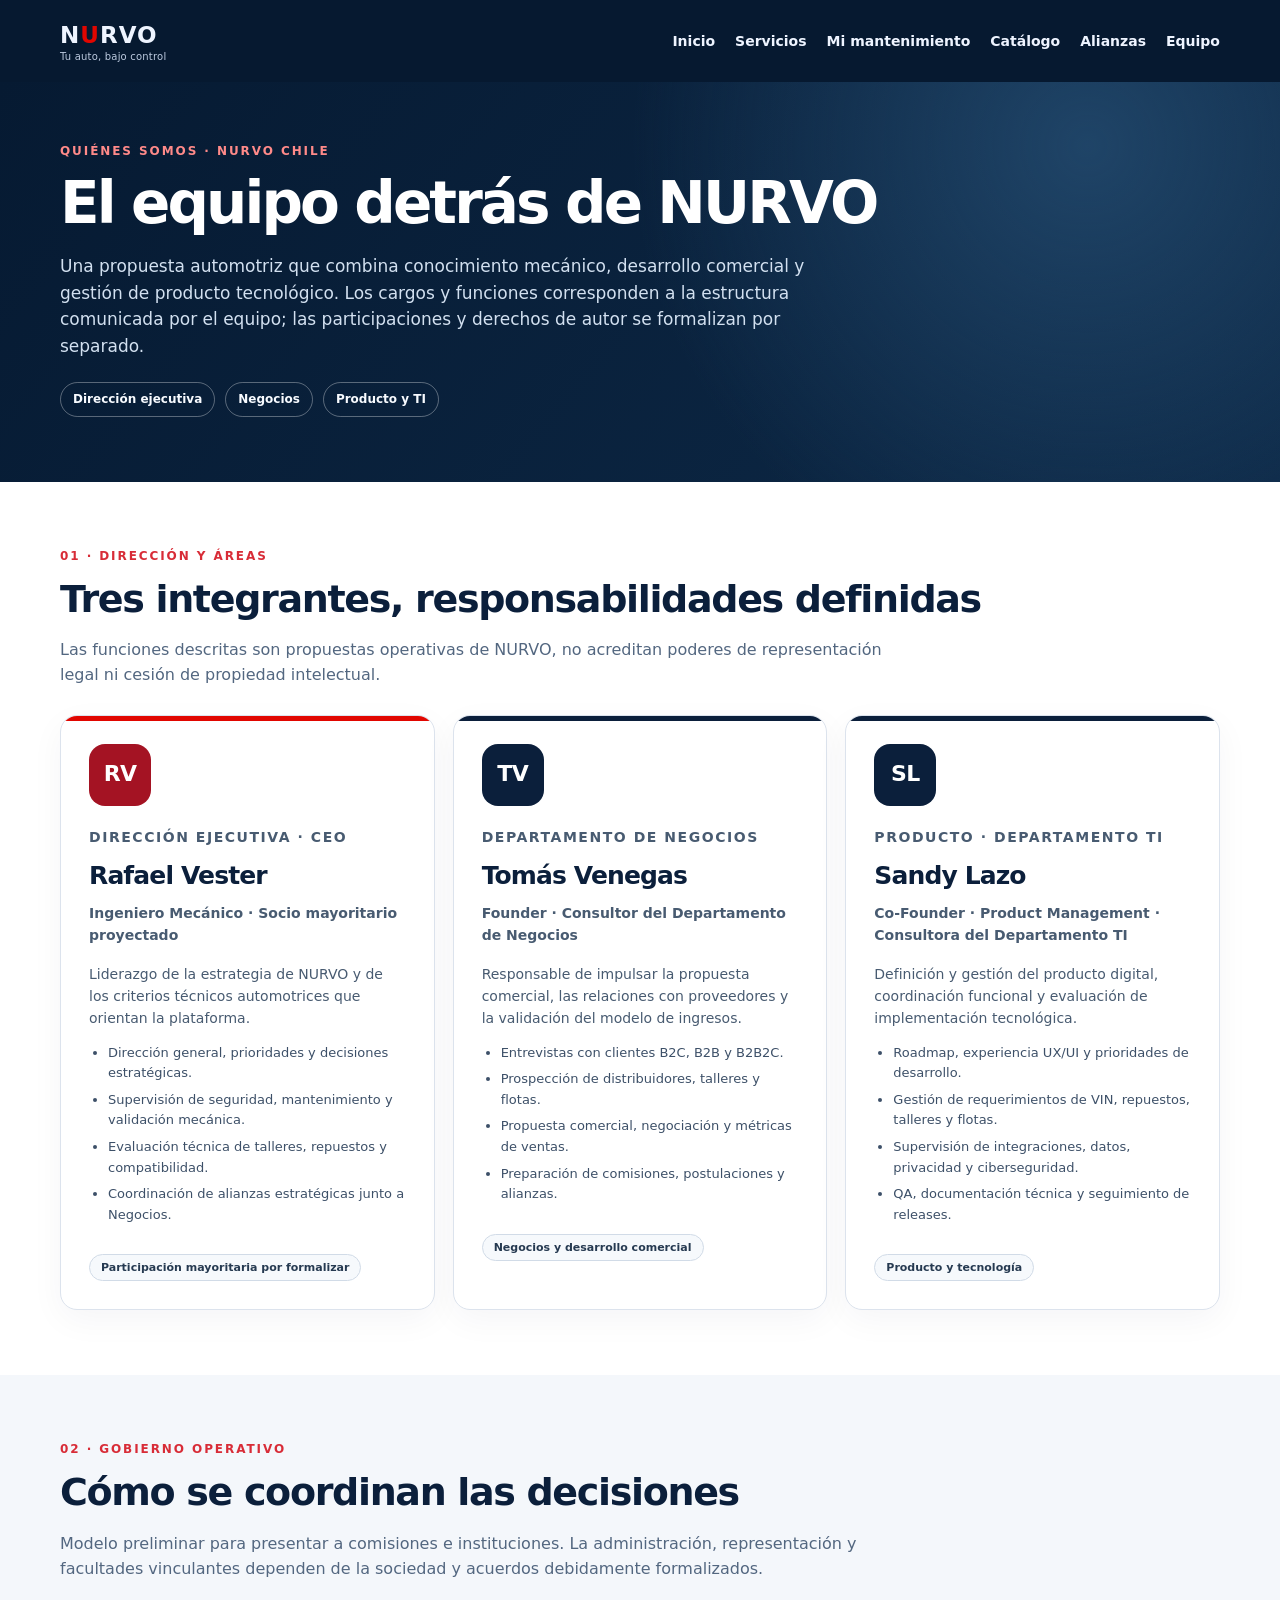
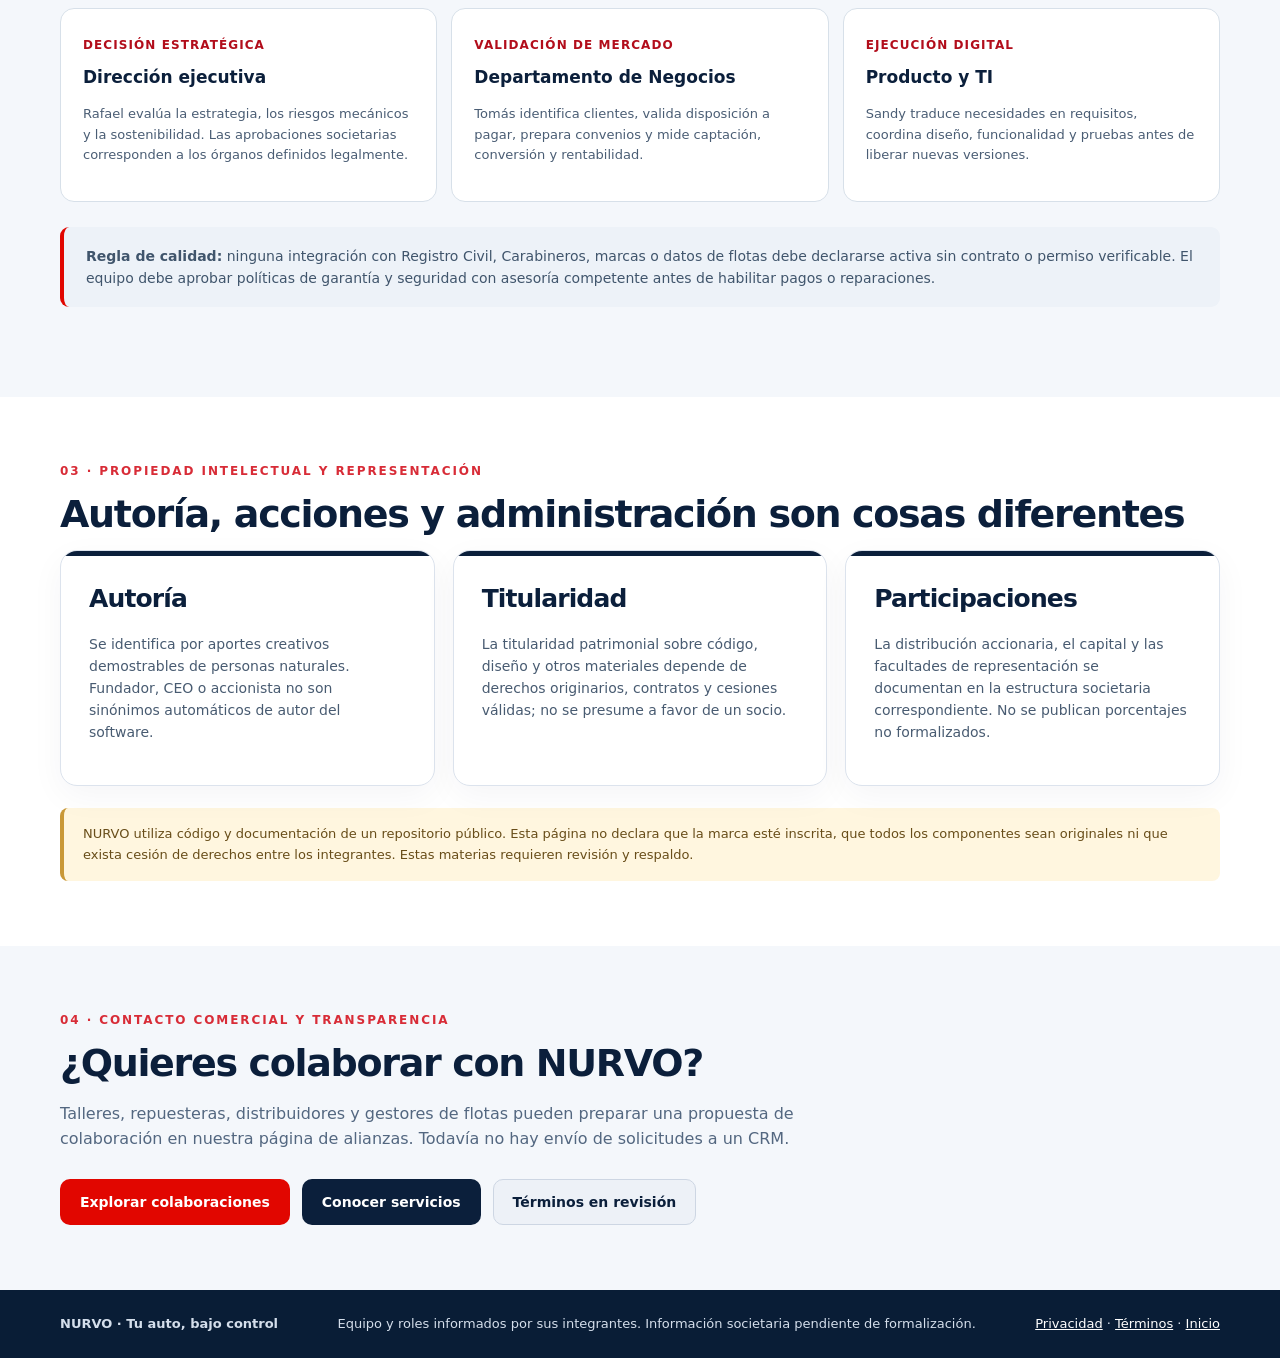
<file: equipo.html>
<!doctype html>
<html lang="es-CL"><head>
<meta charset="utf-8"><meta name="viewport" content="width=device-width,initial-scale=1">
<meta name="theme-color" content="#0B1F3B">
<meta http-equiv="Content-Security-Policy" content="default-src 'self'; script-src 'none'; style-src 'self'; img-src 'self' data:; object-src 'none'; base-uri 'none'; form-action 'none'">
<meta name="description" content="Conoce al equipo fundador de NURVO y su estructura: dirección ejecutiva y mecánica, negocios y producto y tecnología.">
<title>Equipo y gobierno corporativo | NURVO</title>
<link rel="stylesheet" href="assets/ecosistema.css"><link rel="stylesheet" href="assets/nurvo-plus.css">
</head><body><a class="skip" href="#contenido">Saltar al contenido</a>
<header class="top"><nav class="container nav" aria-label="Navegación NURVO">
<a class="brand" href="index.html" aria-label="NURVO Inicio">N<span>U</span>RVO <small>Tu auto, bajo control</small></a>
<div class="nav-links"><a href="index.html">Inicio</a><a href="ecosistema.html">Servicios</a><a href="gestion.html">Mi mantenimiento</a><a href="catalogo.html">Catálogo</a><a href="alianzas.html">Alianzas</a><a href="equipo.html" aria-current="page">Equipo</a></div></nav></header>
<main id="contenido">
<section class="page-hero"><div class="container">
<p class="overline">Quiénes somos · NURVO Chile</p><h1>El equipo detrás de NURVO</h1>
<p class="lead">Una propuesta automotriz que combina conocimiento mecánico, desarrollo comercial y gestión de producto tecnológico. Los cargos y funciones corresponden a la estructura comunicada por el equipo; las participaciones y derechos de autor se formalizan por separado.</p>
<div class="hero-meta"><span>Dirección ejecutiva</span><span>Negocios</span><span>Producto y TI</span></div></div></section>
<section class="page-section container" aria-labelledby="personas"><p class="overline">01 · Dirección y áreas</p><h2 id="personas">Tres integrantes, responsabilidades definidas</h2>
<p class="page-intro">Las funciones descritas son propuestas operativas de NURVO, no acreditan poderes de representación legal ni cesión de propiedad intelectual.</p>
<div class="card-grid">
<article class="team-card ceo">
<div class="person-initials" aria-hidden="true">RV</div>
<p class="person-role">Dirección Ejecutiva · CEO</p><h3>Rafael Vester</h3>
<p class="person-subtitle">Ingeniero Mecánico · Socio mayoritario proyectado</p>
<p>Liderazgo de la estrategia de NURVO y de los criterios técnicos automotrices que orientan la plataforma.</p>
<ul><li>Dirección general, prioridades y decisiones estratégicas.</li><li>Supervisión de seguridad, mantenimiento y validación mecánica.</li><li>Evaluación técnica de talleres, repuestos y compatibilidad.</li><li>Coordinación de alianzas estratégicas junto a Negocios.</li></ul>
<span class="plain-tag">Participación mayoritaria por formalizar</span>
</article>
<article class="team-card">
<div class="person-initials" aria-hidden="true">TV</div>
<p class="person-role">Departamento de Negocios</p><h3>Tomás Venegas</h3>
<p class="person-subtitle">Founder · Consultor del Departamento de Negocios</p>
<p>Responsable de impulsar la propuesta comercial, las relaciones con proveedores y la validación del modelo de ingresos.</p>
<ul><li>Entrevistas con clientes B2C, B2B y B2B2C.</li><li>Prospección de distribuidores, talleres y flotas.</li><li>Propuesta comercial, negociación y métricas de ventas.</li><li>Preparación de comisiones, postulaciones y alianzas.</li></ul>
<span class="plain-tag">Negocios y desarrollo comercial</span>
</article>
<article class="team-card">
<div class="person-initials" aria-hidden="true">SL</div>
<p class="person-role">Producto · Departamento TI</p><h3>Sandy Lazo</h3>
<p class="person-subtitle">Co-Founder · Product Management · Consultora del Departamento TI</p>
<p>Definición y gestión del producto digital, coordinación funcional y evaluación de implementación tecnológica.</p>
<ul><li>Roadmap, experiencia UX/UI y prioridades de desarrollo.</li><li>Gestión de requerimientos de VIN, repuestos, talleres y flotas.</li><li>Supervisión de integraciones, datos, privacidad y ciberseguridad.</li><li>QA, documentación técnica y seguimiento de releases.</li></ul>
<span class="plain-tag">Producto y tecnología</span>
</article>
</div></section>
<section class="page-section alt"><div class="container"><p class="overline">02 · Gobierno operativo</p><h2>Cómo se coordinan las decisiones</h2><p class="page-intro">Modelo preliminar para presentar a comisiones e instituciones. La administración, representación y facultades vinculantes dependen de la sociedad y acuerdos debidamente formalizados.</p>
<div class="process-grid">
<article class="step-card"><span class="step">DECISIÓN ESTRATÉGICA</span><h3>Dirección ejecutiva</h3><p>Rafael evalúa la estrategia, los riesgos mecánicos y la sostenibilidad. Las aprobaciones societarias corresponden a los órganos definidos legalmente.</p></article>
<article class="step-card"><span class="step">VALIDACIÓN DE MERCADO</span><h3>Departamento de Negocios</h3><p>Tomás identifica clientes, valida disposición a pagar, prepara convenios y mide captación, conversión y rentabilidad.</p></article>
<article class="step-card"><span class="step">EJECUCIÓN DIGITAL</span><h3>Producto y TI</h3><p>Sandy traduce necesidades en requisitos, coordina diseño, funcionalidad y pruebas antes de liberar nuevas versiones.</p></article>
</div>
<div class="headline-strip"><p><strong>Regla de calidad:</strong> ninguna integración con Registro Civil, Carabineros, marcas o datos de flotas debe declararse activa sin contrato o permiso verificable. El equipo debe aprobar políticas de garantía y seguridad con asesoría competente antes de habilitar pagos o reparaciones.</p></div></div></section>
<section class="page-section container"><p class="overline">03 · Propiedad intelectual y representación</p><h2>Autoría, acciones y administración son cosas diferentes</h2>
<div class="card-grid"><article class="team-card"><h3>Autoría</h3><p>Se identifica por aportes creativos demostrables de personas naturales. Fundador, CEO o accionista no son sinónimos automáticos de autor del software.</p></article>
<article class="team-card"><h3>Titularidad</h3><p>La titularidad patrimonial sobre código, diseño y otros materiales depende de derechos originarios, contratos y cesiones válidas; no se presume a favor de un socio.</p></article>
<article class="team-card"><h3>Participaciones</h3><p>La distribución accionaria, el capital y las facultades de representación se documentan en la estructura societaria correspondiente. No se publican porcentajes no formalizados.</p></article></div>
<div class="callout-warn gap-top">NURVO utiliza código y documentación de un repositorio público. Esta página no declara que la marca esté inscrita, que todos los componentes sean originales ni que exista cesión de derechos entre los integrantes. Estas materias requieren revisión y respaldo.</div>
</section>
<section class="page-section alt"><div class="container"><p class="overline">04 · Contacto comercial y transparencia</p><h2>¿Quieres colaborar con NURVO?</h2><p class="page-intro">Talleres, repuesteras, distribuidores y gestores de flotas pueden preparar una propuesta de colaboración en nuestra página de alianzas. Todavía no hay envío de solicitudes a un CRM.</p>
<div class="hero-actions"><a class="btn primary" href="alianzas.html">Explorar colaboraciones</a><a class="btn dark" href="ecosistema.html">Conocer servicios</a><a class="btn soft" href="terminos.html">Términos en revisión</a></div></div></section>
</main><footer><div class="container footer"><strong>NURVO · Tu auto, bajo control</strong><span>Equipo y roles informados por sus integrantes. Información societaria pendiente de formalización.</span><div><a href="privacidad.html">Privacidad</a> · <a href="terminos.html">Términos</a> · <a href="index.html">Inicio</a></div></div></footer>
</body></html>
</file>
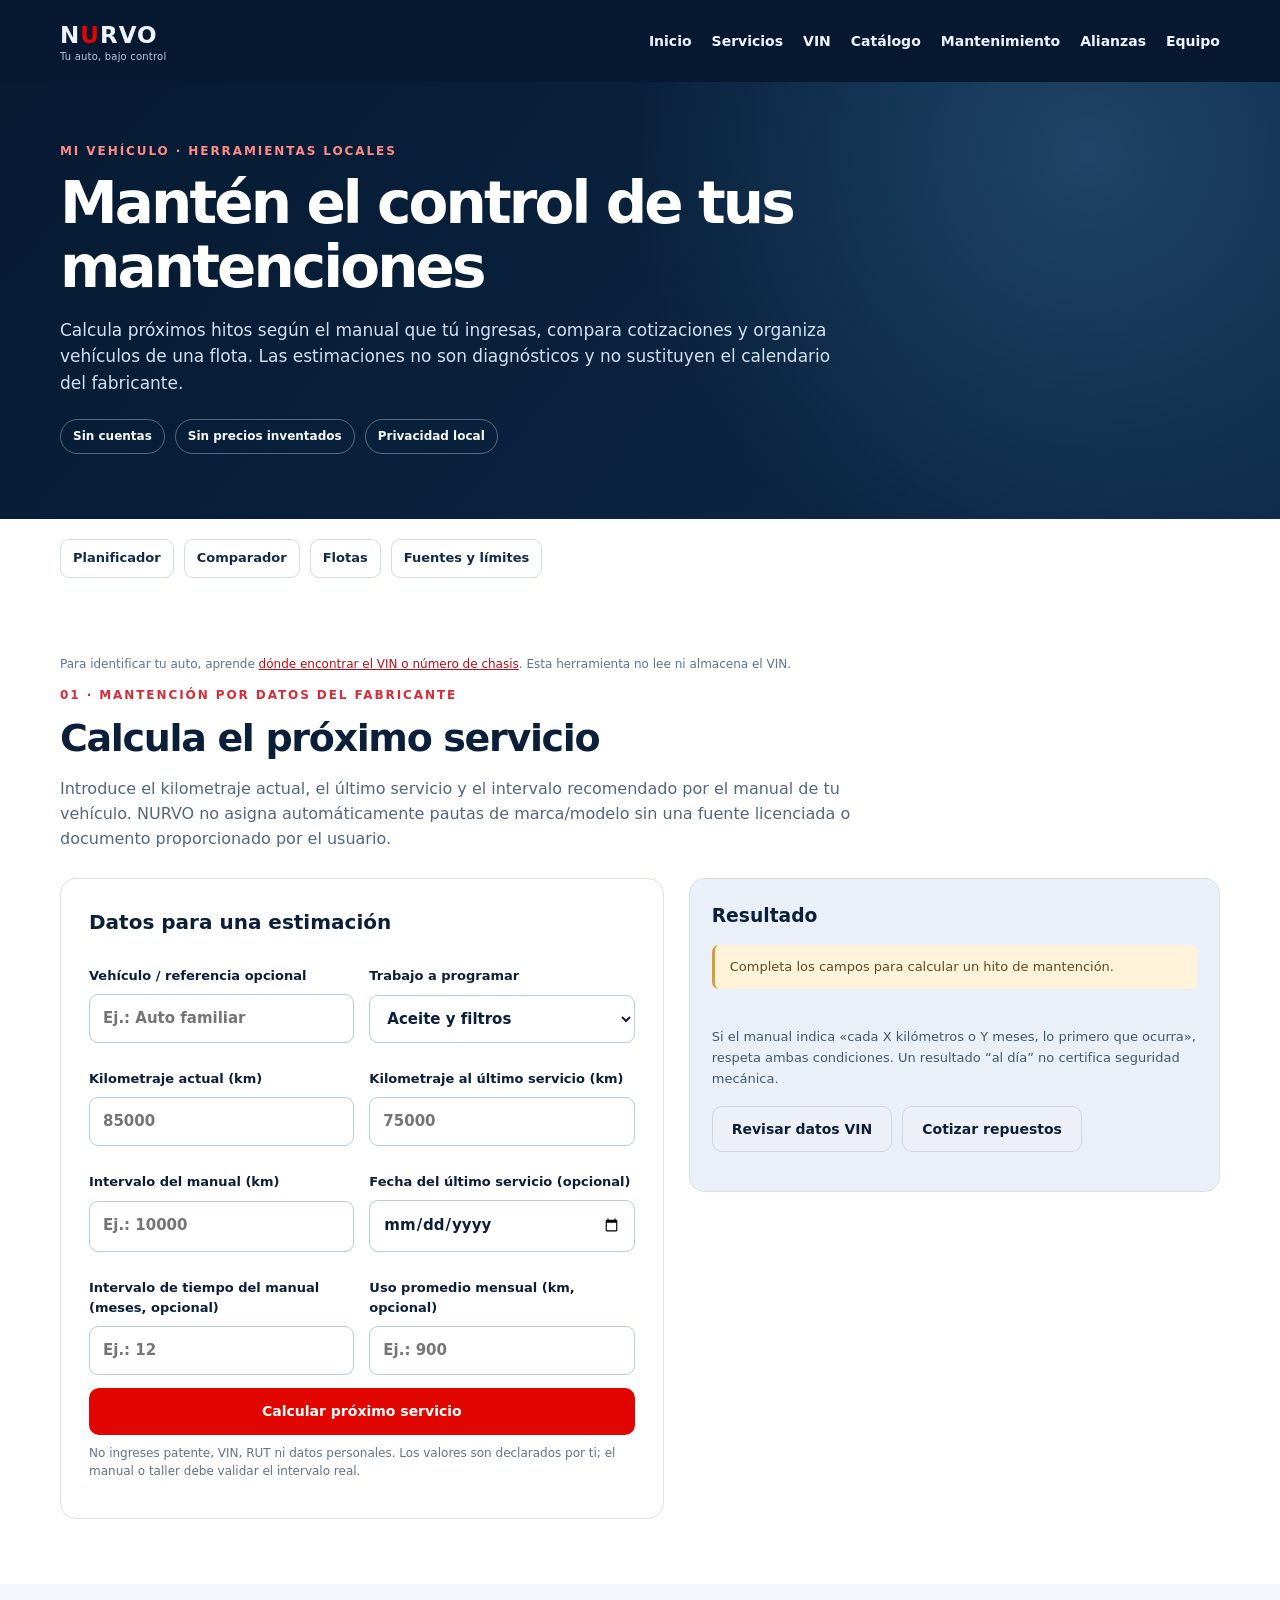
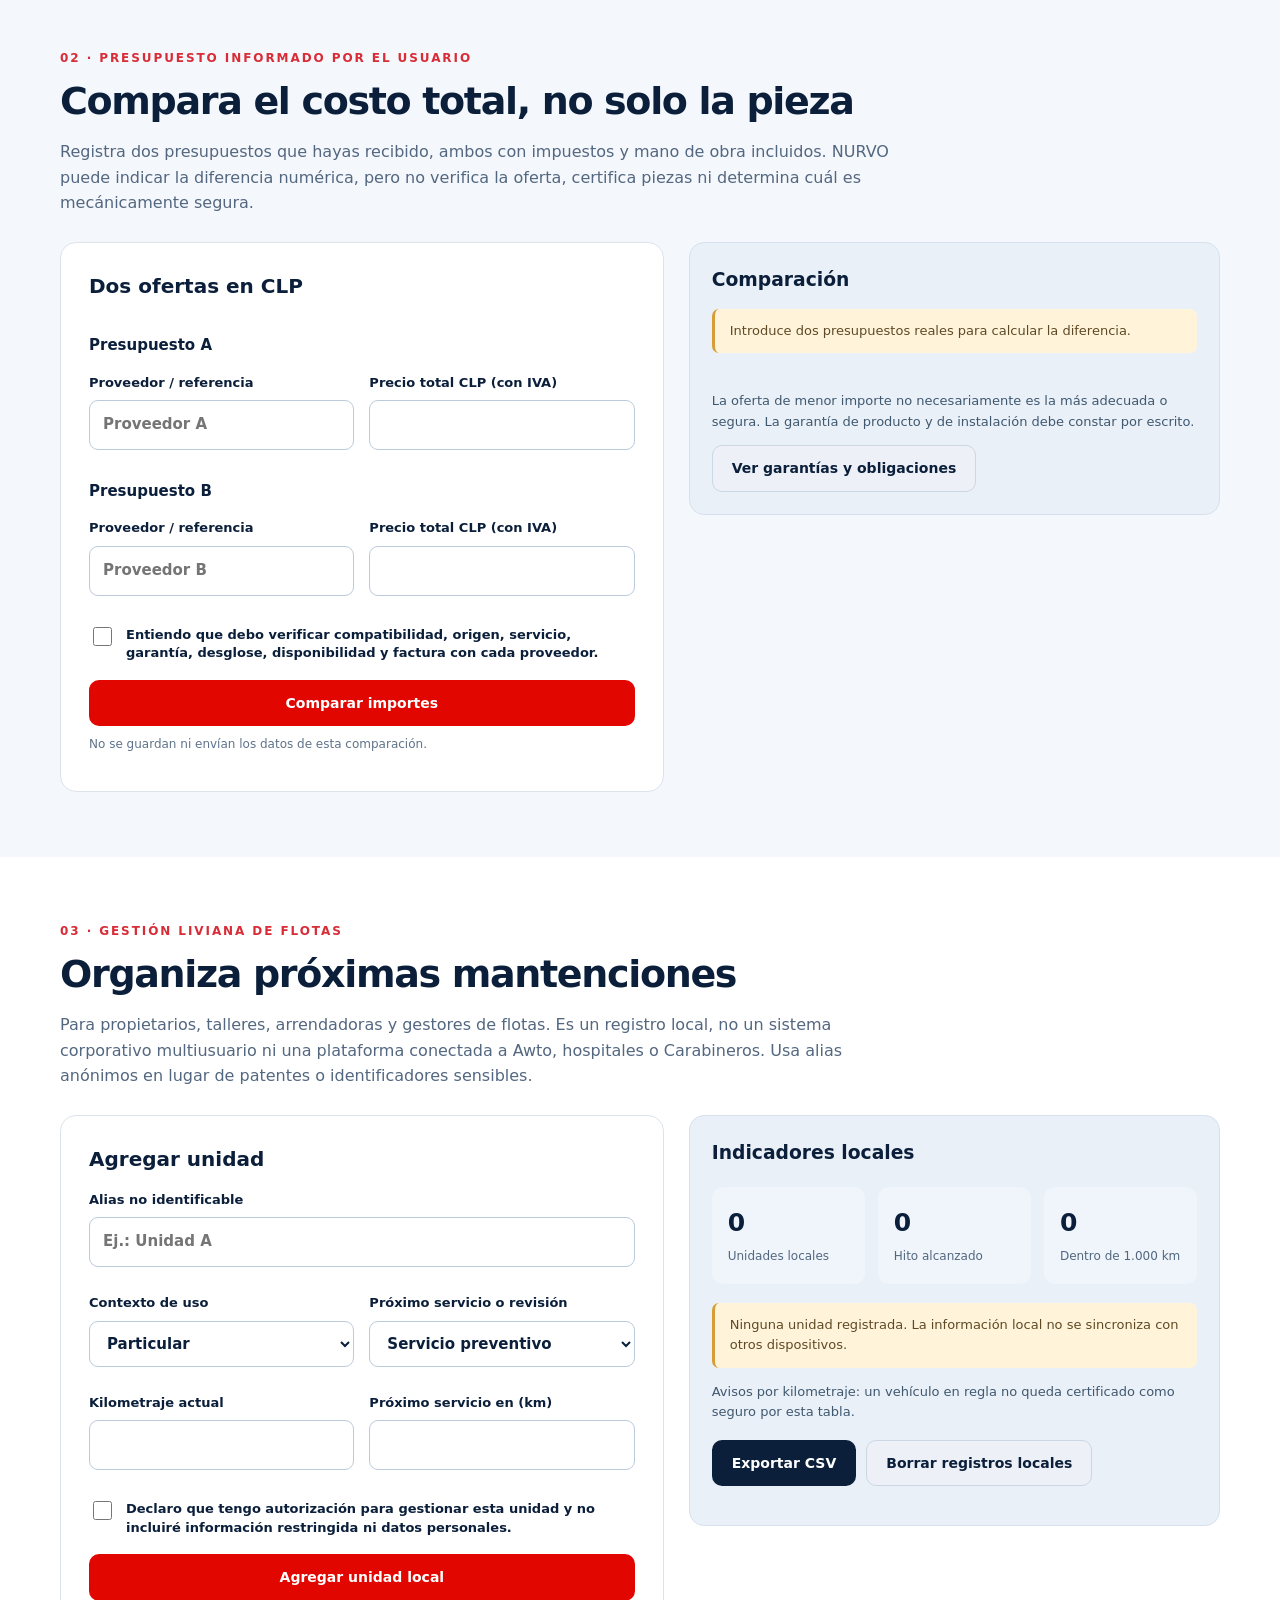
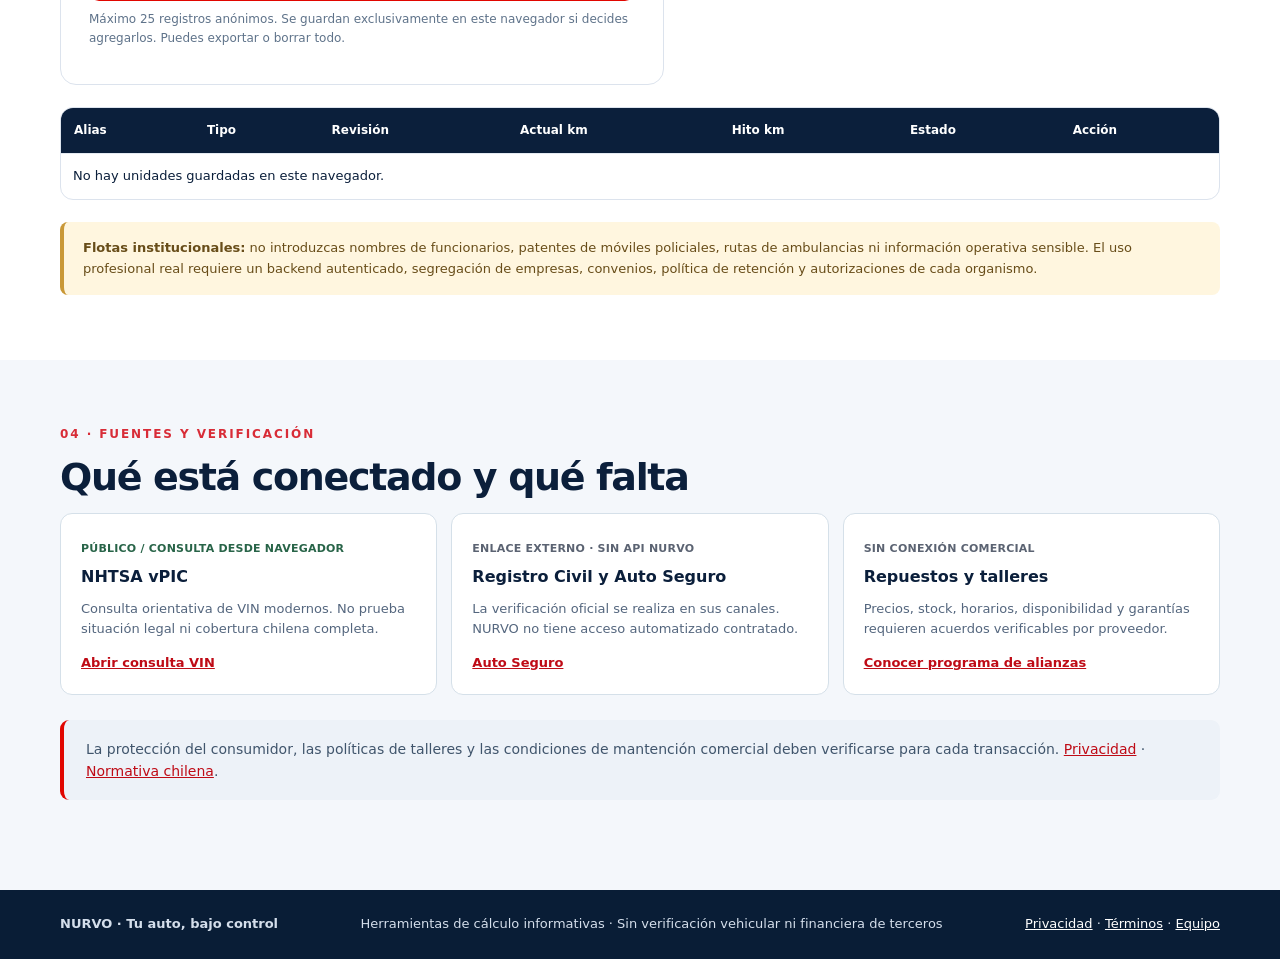
<file: gestion.html>
<!doctype html>
<html lang="es-CL"><head>
<meta charset="utf-8"><meta name="viewport" content="width=device-width,initial-scale=1">
<meta name="theme-color" content="#0B1F3B">
<meta http-equiv="Content-Security-Policy" content="default-src 'self'; script-src 'self'; style-src 'self'; connect-src 'self'; img-src 'self' data:; object-src 'none'; base-uri 'none'; form-action 'self'">
<meta name="description" content="Herramientas gratuitas para planificar mantenciones, comparar cotizaciones y organizar una flota sin subir datos personales a NURVO.">
<title>Mi mantenimiento y flotas | NURVO</title>
<link rel="stylesheet" href="assets/ecosistema.css"><link rel="stylesheet" href="assets/nurvo-plus.css">
<script src="assets/gestion.js" defer></script>
</head><body><a href="#contenido" class="skip">Saltar al contenido</a>
<header class="top"><nav class="container nav" aria-label="Principal"><a class="brand" href="index.html">N<span>U</span>RVO <small>Tu auto, bajo control</small></a><div class="nav-links"><a href="index.html">Inicio</a><a href="ecosistema.html">Servicios</a><a href="vin.html">VIN</a><a href="catalogo.html">Catálogo</a><a href="gestion.html" aria-current="page">Mantenimiento</a><a href="alianzas.html">Alianzas</a><a href="equipo.html">Equipo</a></div></nav></header>
<main id="contenido">
<section class="page-hero"><div class="container"><p class="overline">Mi vehículo · Herramientas locales</p><h1>Mantén el control de tus mantenciones</h1><p class="lead">Calcula próximos hitos según el manual que tú ingresas, compara cotizaciones y organiza vehículos de una flota. Las estimaciones no son diagnósticos y no sustituyen el calendario del fabricante.</p><div class="hero-meta"><span>Sin cuentas</span><span>Sin precios inventados</span><span>Privacidad local</span></div></div></section>
<div class="container anchor-nav" aria-label="Secciones"><a href="#planificador">Planificador</a><a href="#comparador">Comparador</a><a href="#flotas">Flotas</a><a href="#fuentes">Fuentes y límites</a></div>
<section class="page-section container" id="planificador"><p class="field-note">Para identificar tu auto, aprende <a href="vin.html#donde-encontrarlo">dónde encontrar el VIN o número de chasis</a>. Esta herramienta no lee ni almacena el VIN.</p><p class="overline">01 · Mantención por datos del fabricante</p><h2>Calcula el próximo servicio</h2><p class="page-intro">Introduce el kilometraje actual, el último servicio y el intervalo recomendado por el manual de tu vehículo. NURVO no asigna automáticamente pautas de marca/modelo sin una fuente licenciada o documento proporcionado por el usuario.</p>
<div class="form-layout"><form class="form-panel" id="service-form">
<h3>Datos para una estimación</h3>
<div class="two-fields"><label>Vehículo / referencia opcional<input id="service-name" maxlength="60" placeholder="Ej.: Auto familiar"></label><label>Trabajo a programar<select id="service-kind"><option value="Aceite y filtros">Aceite y filtros</option><option value="Frenos">Frenos</option><option value="Refrigerante">Refrigerante</option><option value="Correas">Correas</option><option value="Neumáticos">Neumáticos</option><option value="Otra revisión">Otra revisión</option></select></label></div>
<div class="two-fields"><label>Kilometraje actual (km)<input id="service-current" type="number" min="0" max="2000000" step="1" required placeholder="85000"></label><label>Kilometraje al último servicio (km)<input id="service-last" type="number" min="0" max="2000000" step="1" required placeholder="75000"></label></div>
<div class="two-fields"><label>Intervalo del manual (km)<input id="service-interval" type="number" min="1" max="500000" step="1" required placeholder="Ej.: 10000"></label><label>Fecha del último servicio (opcional)<input id="service-date" type="date"></label></div>
<div class="two-fields"><label>Intervalo de tiempo del manual (meses, opcional)<input id="service-months" type="number" min="1" max="120" step="1" placeholder="Ej.: 12"></label><label>Uso promedio mensual (km, opcional)<input id="service-usage" type="number" min="0" max="50000" step="1" placeholder="Ej.: 900"></label></div>
<button class="btn primary wide-btn" type="submit">Calcular próximo servicio</button>
<p class="form-help">No ingreses patente, VIN, RUT ni datos personales. Los valores son declarados por ti; el manual o taller debe validar el intervalo real.</p>
</form>
<div class="results"><h3>Resultado</h3><div id="service-result" class="status-note" role="status" aria-live="polite">Completa los campos para calcular un hito de mantención.</div><div id="service-metrics" class="metric-row"></div><p class="field-note">Si el manual indica «cada X kilómetros o Y meses, lo primero que ocurra», respeta ambas condiciones. Un resultado “al día” no certifica seguridad mecánica.</p><div class="action-set"><a class="btn soft" href="vin.html">Revisar datos VIN</a><a class="btn soft" href="ecosistema.html#solicitud">Cotizar repuestos</a></div></div></div>
</section>
<section class="page-section alt" id="comparador"><div class="container"><p class="overline">02 · Presupuesto informado por el usuario</p><h2>Compara el costo total, no solo la pieza</h2><p class="page-intro">Registra dos presupuestos que hayas recibido, ambos con impuestos y mano de obra incluidos. NURVO puede indicar la diferencia numérica, pero no verifica la oferta, certifica piezas ni determina cuál es mecánicamente segura.</p>
<div class="form-layout"><form id="compare-form" class="form-panel">
<h3>Dos ofertas en CLP</h3><fieldset><legend>Presupuesto A</legend><div class="two-fields"><label>Proveedor / referencia<input id="offer-a-name" required maxlength="70" placeholder="Proveedor A"></label><label>Precio total CLP (con IVA)<input id="offer-a-total" type="number" required min="1" max="1000000000" step="1"></label></div></fieldset>
<fieldset><legend>Presupuesto B</legend><div class="two-fields"><label>Proveedor / referencia<input id="offer-b-name" required maxlength="70" placeholder="Proveedor B"></label><label>Precio total CLP (con IVA)<input id="offer-b-total" type="number" required min="1" max="1000000000" step="1"></label></div></fieldset>
<label class="check"><input type="checkbox" id="offer-verified" required> Entiendo que debo verificar compatibilidad, origen, servicio, garantía, desglose, disponibilidad y factura con cada proveedor.</label>
<button type="submit" class="btn primary wide-btn">Comparar importes</button><p class="form-help">No se guardan ni envían los datos de esta comparación.</p></form>
<div class="results"><h3>Comparación</h3><div id="compare-result" class="status-note" role="status" aria-live="polite">Introduce dos presupuestos reales para calcular la diferencia.</div><div class="metric-row" id="compare-metrics"></div><p class="field-note">La oferta de menor importe no necesariamente es la más adecuada o segura. La garantía de producto y de instalación debe constar por escrito.</p><a class="btn soft" href="terminos.html">Ver garantías y obligaciones</a></div></div></div></section>
<section class="page-section container" id="flotas"><p class="overline">03 · Gestión liviana de flotas</p><h2>Organiza próximas mantenciones</h2><p class="page-intro">Para propietarios, talleres, arrendadoras y gestores de flotas. Es un registro local, no un sistema corporativo multiusuario ni una plataforma conectada a Awto, hospitales o Carabineros. Usa alias anónimos en lugar de patentes o identificadores sensibles.</p>
<div class="form-layout"><form class="form-panel" id="fleet-form">
<h3>Agregar unidad</h3>
<label>Alias no identificable<input id="fleet-alias" required maxlength="40" placeholder="Ej.: Unidad A" autocomplete="off"></label>
<div class="two-fields"><label>Contexto de uso<select id="fleet-type"><option value="particular">Particular</option><option value="empresa">Flota privada</option><option value="arriendo">Arriendo / carsharing</option><option value="publico">Flota institucional</option></select></label>
<label>Próximo servicio o revisión<select id="fleet-service"><option>Servicio preventivo</option><option>Frenos</option><option>Neumáticos</option><option>Inspección de seguridad</option><option>Diagnóstico especializado</option></select></label></div>
<div class="two-fields"><label>Kilometraje actual<input id="fleet-km" type="number" min="0" max="2000000" required step="1"></label><label>Próximo servicio en (km)<input id="fleet-due" type="number" min="0" max="2000000" required step="1"></label></div>
<label class="check"><input id="fleet-permission" type="checkbox" required> Declaro que tengo autorización para gestionar esta unidad y no incluiré información restringida ni datos personales.</label>
<button class="btn primary wide-btn" type="submit">Agregar unidad local</button><p class="form-help">Máximo 25 registros anónimos. Se guardan exclusivamente en este navegador si decides agregarlos. Puedes exportar o borrar todo.</p>
</form>
<div class="results"><h3>Indicadores locales</h3><div class="metric-row" id="fleet-metrics"><div class="metric"><strong>0</strong><span>Unidades registradas</span></div></div><div class="status-note" role="status" id="fleet-status">Ninguna unidad registrada. La información local no se sincroniza con otros dispositivos.</div>
<p class="field-note">Avisos por kilometraje: un vehículo en regla no queda certificado como seguro por esta tabla.</p>
<div class="action-set"><button class="btn dark" id="fleet-export" type="button">Exportar CSV</button><button class="btn soft" id="fleet-clear" type="button">Borrar registros locales</button></div>
</div></div>
<div class="table-scroll gap-top"><table class="data-table" aria-label="Unidades guardadas"><thead><tr><th>Alias</th><th>Tipo</th><th>Revisión</th><th>Actual km</th><th>Hito km</th><th>Estado</th><th>Acción</th></tr></thead><tbody id="fleet-rows"><tr><td colspan="7">Sin unidades registradas.</td></tr></tbody></table></div>
<div class="callout-warn gap-top"><strong>Flotas institucionales:</strong> no introduzcas nombres de funcionarios, patentes de móviles policiales, rutas de ambulancias ni información operativa sensible. El uso profesional real requiere un backend autenticado, segregación de empresas, convenios, política de retención y autorizaciones de cada organismo.</div>
</section>
<section class="page-section alt" id="fuentes"><div class="container"><p class="overline">04 · Fuentes y verificación</p><h2>Qué está conectado y qué falta</h2><div class="source-grid">
<article class="source-tile"><span class="source-state live">PÚBLICO / CONSULTA DESDE NAVEGADOR</span><h3>NHTSA vPIC</h3><p>Consulta orientativa de VIN modernos. No prueba situación legal ni cobertura chilena completa.</p><a href="vin.html">Abrir consulta VIN</a></article>
<article class="source-tile"><span class="source-state">ENLACE EXTERNO · SIN API NURVO</span><h3>Registro Civil y Auto Seguro</h3><p>La verificación oficial se realiza en sus canales. NURVO no tiene acceso automatizado contratado.</p><a href="https://www.autoseguro.gob.cl/" rel="noopener noreferrer" target="_blank">Auto Seguro</a></article>
<article class="source-tile"><span class="source-state">SIN CONEXIÓN COMERCIAL</span><h3>Repuestos y talleres</h3><p>Precios, stock, horarios, disponibilidad y garantías requieren acuerdos verificables por proveedor.</p><a href="alianzas.html">Conocer programa de alianzas</a></article>
</div><div class="headline-strip"><p>La protección del consumidor, las políticas de talleres y las condiciones de mantención comercial deben verificarse para cada transacción. <a href="privacidad.html">Privacidad</a> · <a href="ecosistema.html#marco-legal">Normativa chilena</a>.</p></div></div></section>
</main><footer><div class="container footer"><strong>NURVO · Tu auto, bajo control</strong><span>Herramientas de cálculo informativas · Sin verificación vehicular ni financiera de terceros</span><div><a href="privacidad.html">Privacidad</a> · <a href="terminos.html">Términos</a> · <a href="equipo.html">Equipo</a></div></div></footer>
</body></html>
</file>
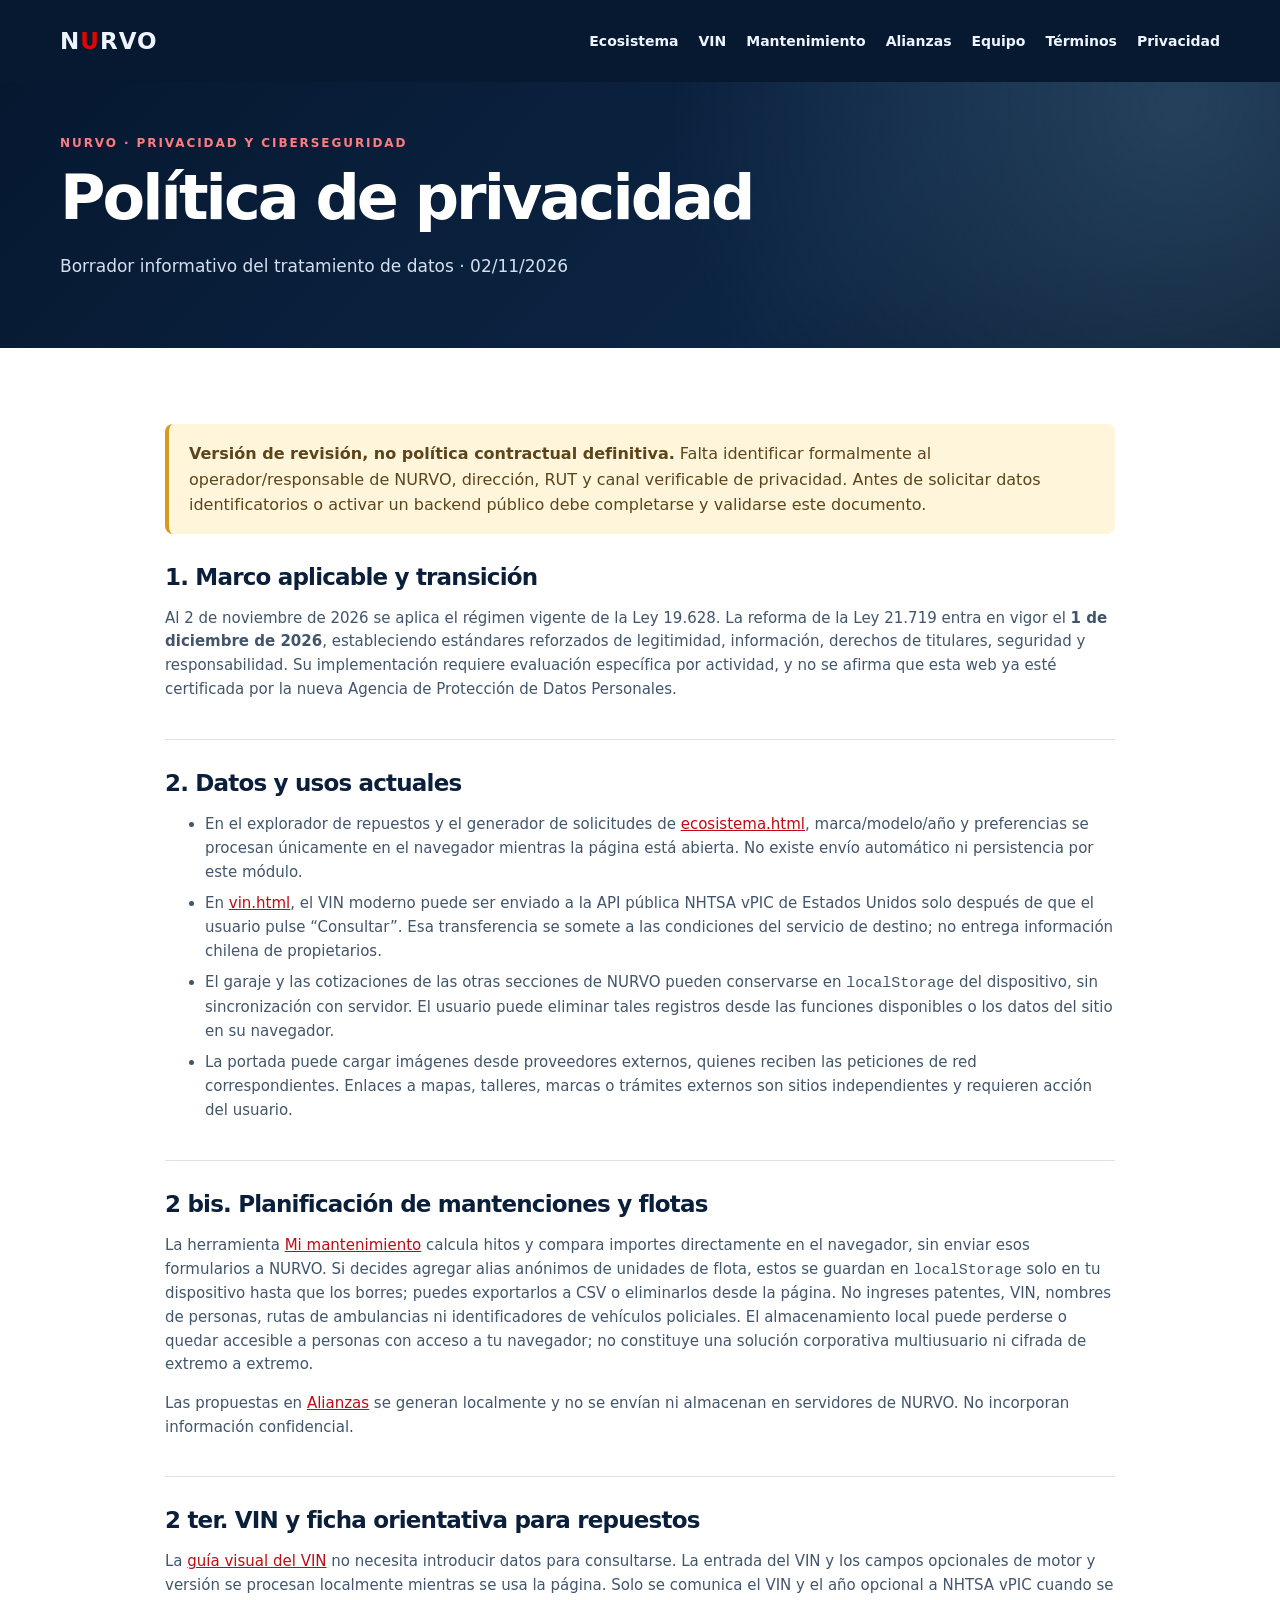
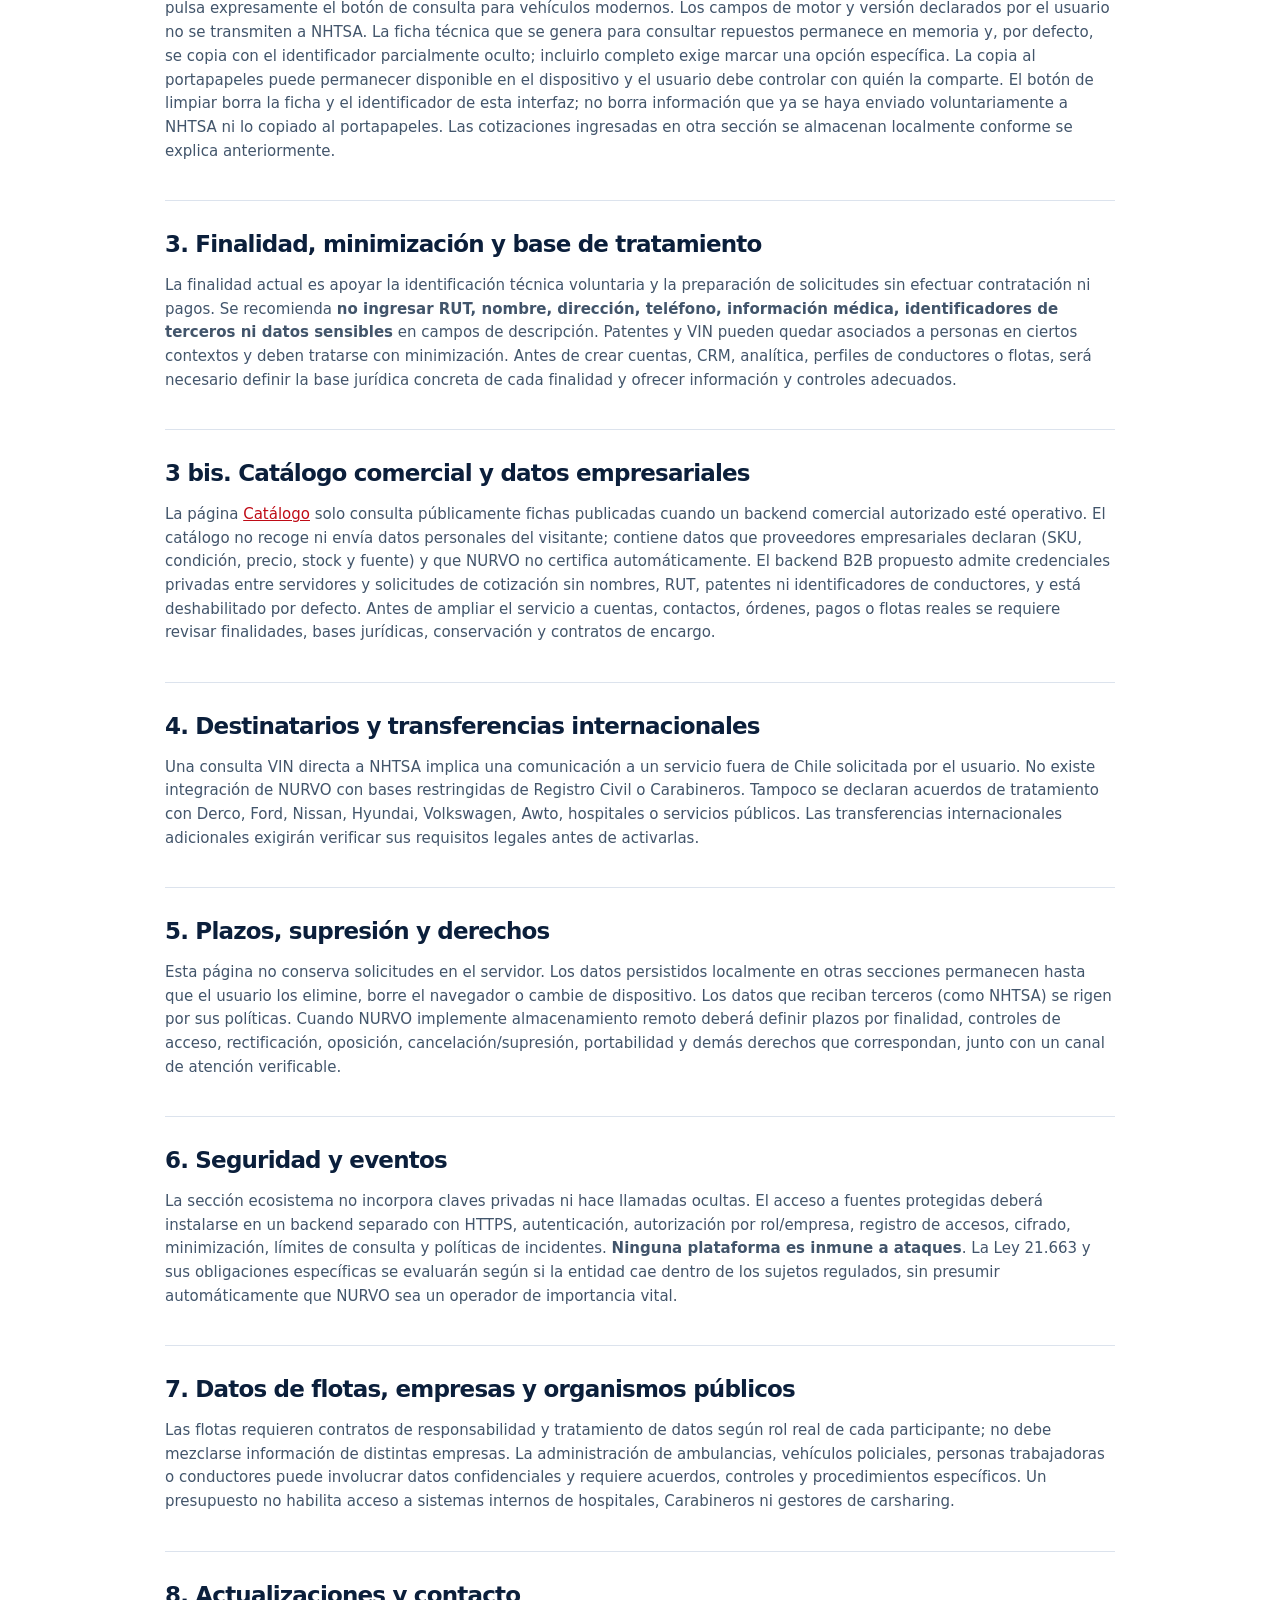
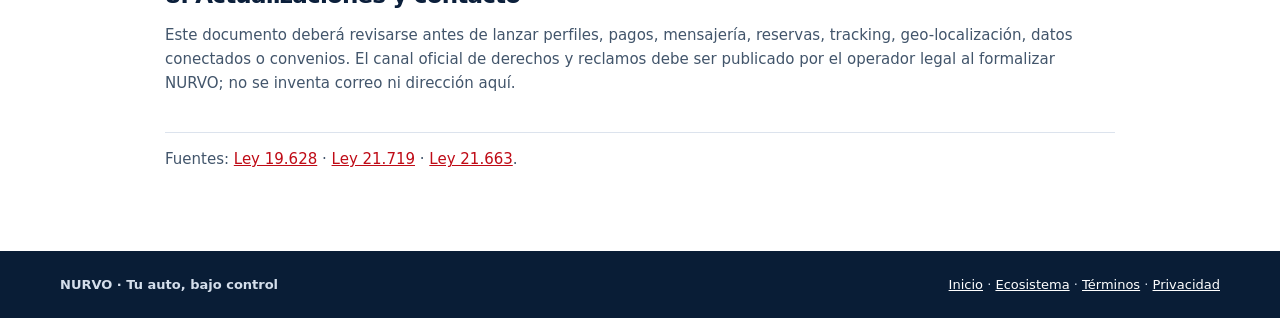
<file: privacidad.html>
<!doctype html><html lang="es-CL"><head><meta charset="utf-8"><meta name="viewport" content="width=device-width,initial-scale=1"><meta name="theme-color" content="#0B1F3B"><meta http-equiv="Content-Security-Policy" content="default-src 'self'; style-src 'self'; script-src 'none'; object-src 'none'; base-uri 'none'; form-action 'none'; img-src 'self' data:"><link rel="stylesheet" href="assets/ecosistema.css"><title>Política de privacidad | NURVO</title></head><body class="doc-page"><a class="skip" href="#contenido">Saltar al contenido</a><header class="top"><nav class="container nav"><a class="brand" href="index.html">N<span>U</span>RVO</a><div class="nav-links"><a href="ecosistema.html">Ecosistema</a><a href="vin.html">VIN</a><a href="gestion.html">Mantenimiento</a><a href="alianzas.html">Alianzas</a><a href="equipo.html">Equipo</a><a href="terminos.html">Términos</a><a href="privacidad.html">Privacidad</a></div></nav></header><main id="contenido"><section class="hero"><div class="container"><p class="overline">NURVO · Privacidad y ciberseguridad</p><h1>Política de privacidad</h1><p class="lead">Borrador informativo del tratamiento de datos · 02/11/2026</p></div></section><div class="container section doc-body">
<div class="doc-alert"><strong>Versión de revisión, no política contractual definitiva.</strong> Falta identificar formalmente al operador/responsable de NURVO, dirección, RUT y canal verificable de privacidad. Antes de solicitar datos identificatorios o activar un backend público debe completarse y validarse este documento.</div>
<section><h2>1. Marco aplicable y transición</h2><p>Al 2 de noviembre de 2026 se aplica el régimen vigente de la Ley 19.628. La reforma de la Ley 21.719 entra en vigor el <strong>1 de diciembre de 2026</strong>, estableciendo estándares reforzados de legitimidad, información, derechos de titulares, seguridad y responsabilidad. Su implementación requiere evaluación específica por actividad, y no se afirma que esta web ya esté certificada por la nueva Agencia de Protección de Datos Personales.</p></section>
<section><h2>2. Datos y usos actuales</h2><ul><li>En el explorador de repuestos y el generador de solicitudes de <a href="ecosistema.html">ecosistema.html</a>, marca/modelo/año y preferencias se procesan únicamente en el navegador mientras la página está abierta. No existe envío automático ni persistencia por este módulo.</li><li>En <a href="vin.html">vin.html</a>, el VIN moderno puede ser enviado a la API pública NHTSA vPIC de Estados Unidos solo después de que el usuario pulse “Consultar”. Esa transferencia se somete a las condiciones del servicio de destino; no entrega información chilena de propietarios.</li><li>El garaje y las cotizaciones de las otras secciones de NURVO pueden conservarse en <code>localStorage</code> del dispositivo, sin sincronización con servidor. El usuario puede eliminar tales registros desde las funciones disponibles o los datos del sitio en su navegador.</li><li>La portada puede cargar imágenes desde proveedores externos, quienes reciben las peticiones de red correspondientes. Enlaces a mapas, talleres, marcas o trámites externos son sitios independientes y requieren acción del usuario.</li></ul></section>
<section><h2>2 bis. Planificación de mantenciones y flotas</h2><p>La herramienta <a href="gestion.html">Mi mantenimiento</a> calcula hitos y compara importes directamente en el navegador, sin enviar esos formularios a NURVO. Si decides agregar alias anónimos de unidades de flota, estos se guardan en <code>localStorage</code> solo en tu dispositivo hasta que los borres; puedes exportarlos a CSV o eliminarlos desde la página. No ingreses patentes, VIN, nombres de personas, rutas de ambulancias ni identificadores de vehículos policiales. El almacenamiento local puede perderse o quedar accesible a personas con acceso a tu navegador; no constituye una solución corporativa multiusuario ni cifrada de extremo a extremo.</p><p>Las propuestas en <a href="alianzas.html">Alianzas</a> se generan localmente y no se envían ni almacenan en servidores de NURVO. No incorporan información confidencial.</p></section><section><h2>2 ter. VIN y ficha orientativa para repuestos</h2><p>La <a href="vin.html#donde-encontrarlo">guía visual del VIN</a> no necesita introducir datos para consultarse. La entrada del VIN y los campos opcionales de motor y versión se procesan localmente mientras se usa la página. Solo se comunica el VIN y el año opcional a NHTSA vPIC cuando se pulsa expresamente el botón de consulta para vehículos modernos. Los campos de motor y versión declarados por el usuario no se transmiten a NHTSA. La ficha técnica que se genera para consultar repuestos permanece en memoria y, por defecto, se copia con el identificador parcialmente oculto; incluirlo completo exige marcar una opción específica. La copia al portapapeles puede permanecer disponible en el dispositivo y el usuario debe controlar con quién la comparte. El botón de limpiar borra la ficha y el identificador de esta interfaz; no borra información que ya se haya enviado voluntariamente a NHTSA ni lo copiado al portapapeles. Las cotizaciones ingresadas en otra sección se almacenan localmente conforme se explica anteriormente.</p></section>
<section><h2>3. Finalidad, minimización y base de tratamiento</h2><p>La finalidad actual es apoyar la identificación técnica voluntaria y la preparación de solicitudes sin efectuar contratación ni pagos. Se recomienda <strong>no ingresar RUT, nombre, dirección, teléfono, información médica, identificadores de terceros ni datos sensibles</strong> en campos de descripción. Patentes y VIN pueden quedar asociados a personas en ciertos contextos y deben tratarse con minimización. Antes de crear cuentas, CRM, analítica, perfiles de conductores o flotas, será necesario definir la base jurídica concreta de cada finalidad y ofrecer información y controles adecuados.</p></section>
<section><h2>3 bis. Catálogo comercial y datos empresariales</h2><p>La página <a href="catalogo.html">Catálogo</a> solo consulta públicamente fichas publicadas cuando un backend comercial autorizado esté operativo. El catálogo no recoge ni envía datos personales del visitante; contiene datos que proveedores empresariales declaran (SKU, condición, precio, stock y fuente) y que NURVO no certifica automáticamente. El backend B2B propuesto admite credenciales privadas entre servidores y solicitudes de cotización sin nombres, RUT, patentes ni identificadores de conductores, y está deshabilitado por defecto. Antes de ampliar el servicio a cuentas, contactos, órdenes, pagos o flotas reales se requiere revisar finalidades, bases jurídicas, conservación y contratos de encargo.</p></section>
<section><h2>4. Destinatarios y transferencias internacionales</h2><p>Una consulta VIN directa a NHTSA implica una comunicación a un servicio fuera de Chile solicitada por el usuario. No existe integración de NURVO con bases restringidas de Registro Civil o Carabineros. Tampoco se declaran acuerdos de tratamiento con Derco, Ford, Nissan, Hyundai, Volkswagen, Awto, hospitales o servicios públicos. Las transferencias internacionales adicionales exigirán verificar sus requisitos legales antes de activarlas.</p></section>
<section><h2>5. Plazos, supresión y derechos</h2><p>Esta página no conserva solicitudes en el servidor. Los datos persistidos localmente en otras secciones permanecen hasta que el usuario los elimine, borre el navegador o cambie de dispositivo. Los datos que reciban terceros (como NHTSA) se rigen por sus políticas. Cuando NURVO implemente almacenamiento remoto deberá definir plazos por finalidad, controles de acceso, rectificación, oposición, cancelación/supresión, portabilidad y demás derechos que correspondan, junto con un canal de atención verificable.</p></section>
<section><h2>6. Seguridad y eventos</h2><p>La sección ecosistema no incorpora claves privadas ni hace llamadas ocultas. El acceso a fuentes protegidas deberá instalarse en un backend separado con HTTPS, autenticación, autorización por rol/empresa, registro de accesos, cifrado, minimización, límites de consulta y políticas de incidentes. <strong>Ninguna plataforma es inmune a ataques</strong>. La Ley 21.663 y sus obligaciones específicas se evaluarán según si la entidad cae dentro de los sujetos regulados, sin presumir automáticamente que NURVO sea un operador de importancia vital.</p></section>
<section><h2>7. Datos de flotas, empresas y organismos públicos</h2><p>Las flotas requieren contratos de responsabilidad y tratamiento de datos según rol real de cada participante; no debe mezclarse información de distintas empresas. La administración de ambulancias, vehículos policiales, personas trabajadoras o conductores puede involucrar datos confidenciales y requiere acuerdos, controles y procedimientos específicos. Un presupuesto no habilita acceso a sistemas internos de hospitales, Carabineros ni gestores de carsharing.</p></section>
<section><h2>8. Actualizaciones y contacto</h2><p>Este documento deberá revisarse antes de lanzar perfiles, pagos, mensajería, reservas, tracking, geo-localización, datos conectados o convenios. El canal oficial de derechos y reclamos debe ser publicado por el operador legal al formalizar NURVO; no se inventa correo ni dirección aquí.</p></section>
<p class="caption">Fuentes: <a href="https://www.bcn.cl/leychile/Navegar?idNorma=141599" target="_blank" rel="noopener noreferrer">Ley 19.628</a> · <a href="https://www.bcn.cl/leychile/Navegar?idNorma=1209272" target="_blank" rel="noopener noreferrer">Ley 21.719</a> · <a href="https://www.bcn.cl/leychile/Navegar?idNorma=1202434" target="_blank" rel="noopener noreferrer">Ley 21.663</a>.</p>
</div></main><footer><div class="container footer"><strong>NURVO · Tu auto, bajo control</strong><div><a href="index.html">Inicio</a> · <a href="ecosistema.html">Ecosistema</a> · <a href="terminos.html">Términos</a> · <a href="privacidad.html">Privacidad</a></div></div></footer></body></html>
</file>
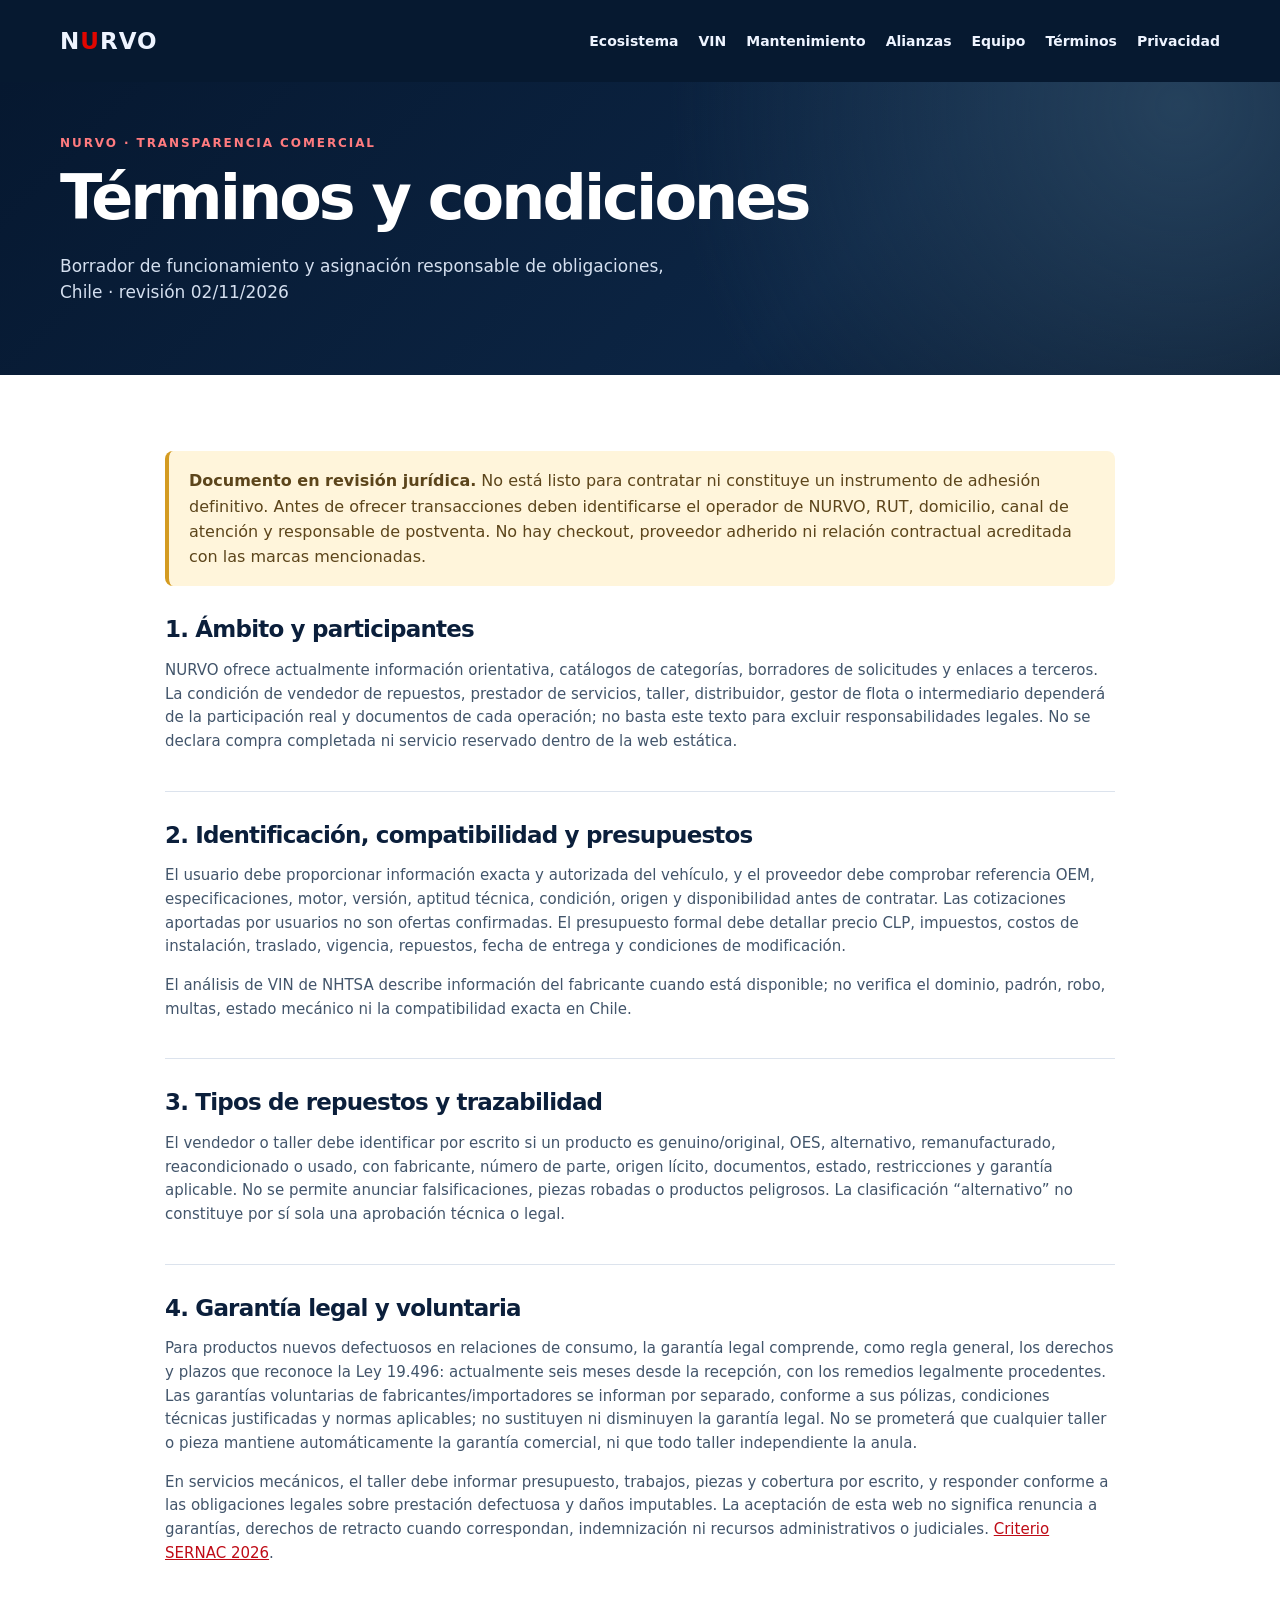
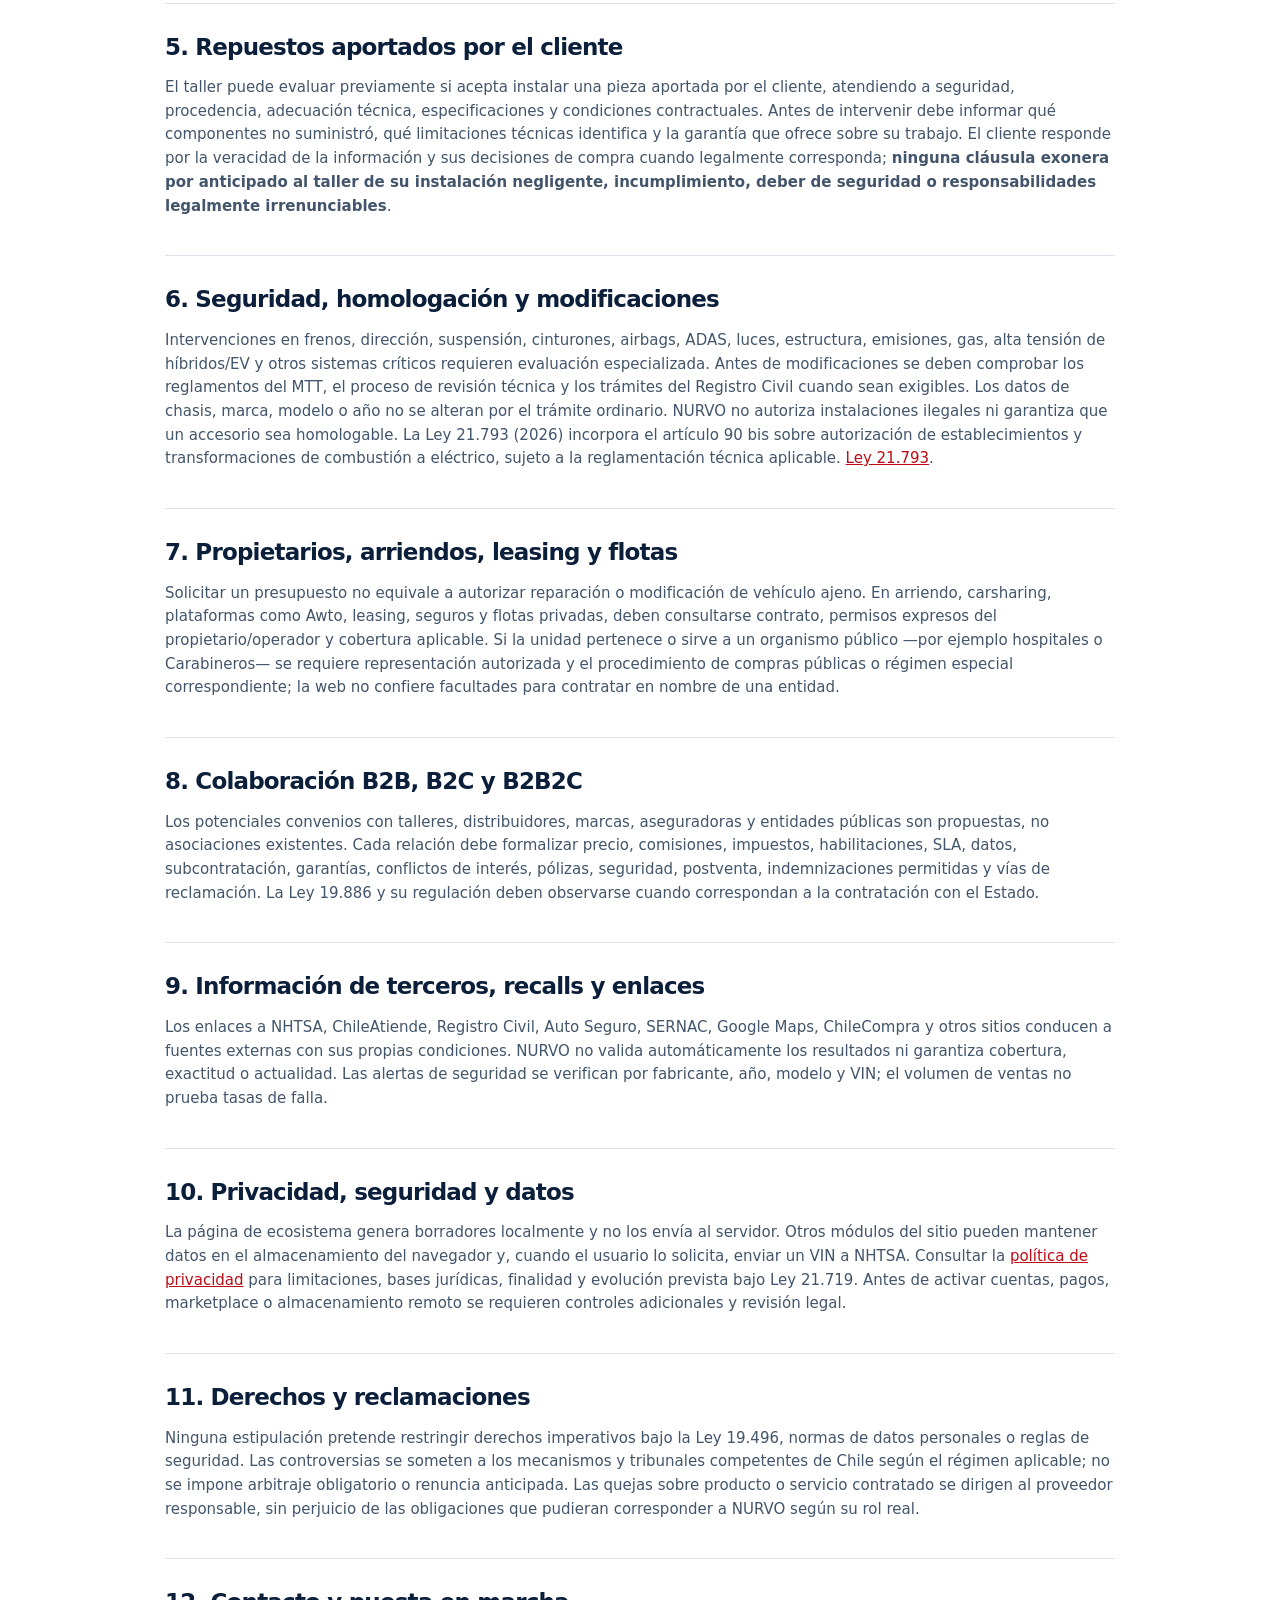
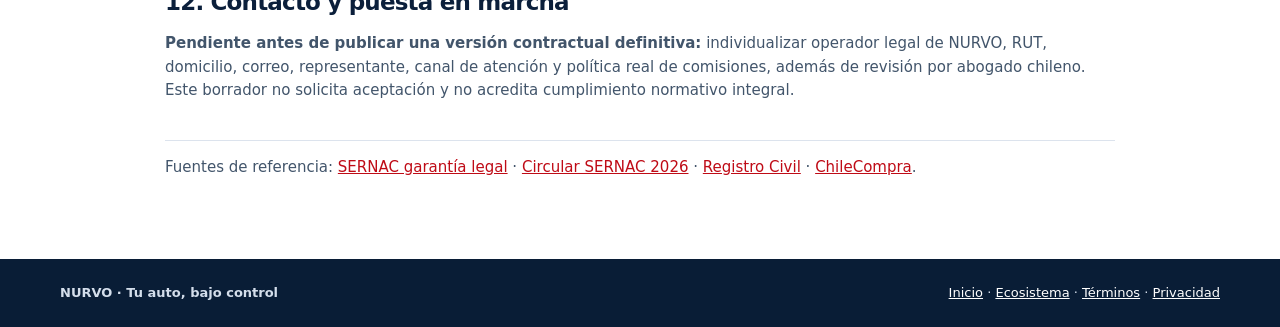
<file: terminos.html>
<!doctype html><html lang="es-CL"><head><meta charset="utf-8"><meta name="viewport" content="width=device-width,initial-scale=1"><meta name="theme-color" content="#0B1F3B"><meta http-equiv="Content-Security-Policy" content="default-src 'self'; style-src 'self'; script-src 'none'; object-src 'none'; base-uri 'none'; form-action 'none'; img-src 'self' data:"><link rel="stylesheet" href="assets/ecosistema.css"><title>Términos y condiciones | NURVO</title></head><body class="doc-page"><a class="skip" href="#contenido">Saltar al contenido</a><header class="top"><nav class="container nav"><a class="brand" href="index.html">N<span>U</span>RVO</a><div class="nav-links"><a href="ecosistema.html">Ecosistema</a><a href="vin.html">VIN</a><a href="gestion.html">Mantenimiento</a><a href="alianzas.html">Alianzas</a><a href="equipo.html">Equipo</a><a href="terminos.html">Términos</a><a href="privacidad.html">Privacidad</a></div></nav></header><main id="contenido"><section class="hero"><div class="container"><p class="overline">NURVO · Transparencia comercial</p><h1>Términos y condiciones</h1><p class="lead">Borrador de funcionamiento y asignación responsable de obligaciones, Chile · revisión 02/11/2026</p></div></section><div class="container section doc-body">
<div class="doc-alert"><strong>Documento en revisión jurídica.</strong> No está listo para contratar ni constituye un instrumento de adhesión definitivo. Antes de ofrecer transacciones deben identificarse el operador de NURVO, RUT, domicilio, canal de atención y responsable de postventa. No hay checkout, proveedor adherido ni relación contractual acreditada con las marcas mencionadas.</div>
<section><h2>1. Ámbito y participantes</h2><p>NURVO ofrece actualmente información orientativa, catálogos de categorías, borradores de solicitudes y enlaces a terceros. La condición de vendedor de repuestos, prestador de servicios, taller, distribuidor, gestor de flota o intermediario dependerá de la participación real y documentos de cada operación; no basta este texto para excluir responsabilidades legales. No se declara compra completada ni servicio reservado dentro de la web estática.</p></section>
<section><h2>2. Identificación, compatibilidad y presupuestos</h2><p>El usuario debe proporcionar información exacta y autorizada del vehículo, y el proveedor debe comprobar referencia OEM, especificaciones, motor, versión, aptitud técnica, condición, origen y disponibilidad antes de contratar. Las cotizaciones aportadas por usuarios no son ofertas confirmadas. El presupuesto formal debe detallar precio CLP, impuestos, costos de instalación, traslado, vigencia, repuestos, fecha de entrega y condiciones de modificación.</p><p>El análisis de VIN de NHTSA describe información del fabricante cuando está disponible; no verifica el dominio, padrón, robo, multas, estado mecánico ni la compatibilidad exacta en Chile.</p></section>
<section><h2>3. Tipos de repuestos y trazabilidad</h2><p>El vendedor o taller debe identificar por escrito si un producto es genuino/original, OES, alternativo, remanufacturado, reacondicionado o usado, con fabricante, número de parte, origen lícito, documentos, estado, restricciones y garantía aplicable. No se permite anunciar falsificaciones, piezas robadas o productos peligrosos. La clasificación “alternativo” no constituye por sí sola una aprobación técnica o legal.</p></section>
<section><h2>4. Garantía legal y voluntaria</h2><p>Para productos nuevos defectuosos en relaciones de consumo, la garantía legal comprende, como regla general, los derechos y plazos que reconoce la Ley 19.496: actualmente seis meses desde la recepción, con los remedios legalmente procedentes. Las garantías voluntarias de fabricantes/importadores se informan por separado, conforme a sus pólizas, condiciones técnicas justificadas y normas aplicables; no sustituyen ni disminuyen la garantía legal. No se prometerá que cualquier taller o pieza mantiene automáticamente la garantía comercial, ni que todo taller independiente la anula.</p><p>En servicios mecánicos, el taller debe informar presupuesto, trabajos, piezas y cobertura por escrito, y responder conforme a las obligaciones legales sobre prestación defectuosa y daños imputables. La aceptación de esta web no significa renuncia a garantías, derechos de retracto cuando correspondan, indemnización ni recursos administrativos o judiciales. <a href="https://www.sernac.cl/portal/604/w3-article-88030.html" target="_blank" rel="noopener noreferrer">Criterio SERNAC 2026</a>.</p></section>
<section><h2>5. Repuestos aportados por el cliente</h2><p>El taller puede evaluar previamente si acepta instalar una pieza aportada por el cliente, atendiendo a seguridad, procedencia, adecuación técnica, especificaciones y condiciones contractuales. Antes de intervenir debe informar qué componentes no suministró, qué limitaciones técnicas identifica y la garantía que ofrece sobre su trabajo. El cliente responde por la veracidad de la información y sus decisiones de compra cuando legalmente corresponda; <strong>ninguna cláusula exonera por anticipado al taller de su instalación negligente, incumplimiento, deber de seguridad o responsabilidades legalmente irrenunciables</strong>.</p></section>
<section><h2>6. Seguridad, homologación y modificaciones</h2><p>Intervenciones en frenos, dirección, suspensión, cinturones, airbags, ADAS, luces, estructura, emisiones, gas, alta tensión de híbridos/EV y otros sistemas críticos requieren evaluación especializada. Antes de modificaciones se deben comprobar los reglamentos del MTT, el proceso de revisión técnica y los trámites del Registro Civil cuando sean exigibles. Los datos de chasis, marca, modelo o año no se alteran por el trámite ordinario. NURVO no autoriza instalaciones ilegales ni garantiza que un accesorio sea homologable. La Ley 21.793 (2026) incorpora el artículo 90 bis sobre autorización de establecimientos y transformaciones de combustión a eléctrico, sujeto a la reglamentación técnica aplicable. <a href="https://www.bcn.cl/leychile/Navegar?idNorma=1220283" target="_blank" rel="noopener noreferrer">Ley 21.793</a>.</p></section>
<section><h2>7. Propietarios, arriendos, leasing y flotas</h2><p>Solicitar un presupuesto no equivale a autorizar reparación o modificación de vehículo ajeno. En arriendo, carsharing, plataformas como Awto, leasing, seguros y flotas privadas, deben consultarse contrato, permisos expresos del propietario/operador y cobertura aplicable. Si la unidad pertenece o sirve a un organismo público —por ejemplo hospitales o Carabineros— se requiere representación autorizada y el procedimiento de compras públicas o régimen especial correspondiente; la web no confiere facultades para contratar en nombre de una entidad.</p></section>
<section><h2>8. Colaboración B2B, B2C y B2B2C</h2><p>Los potenciales convenios con talleres, distribuidores, marcas, aseguradoras y entidades públicas son propuestas, no asociaciones existentes. Cada relación debe formalizar precio, comisiones, impuestos, habilitaciones, SLA, datos, subcontratación, garantías, conflictos de interés, pólizas, seguridad, postventa, indemnizaciones permitidas y vías de reclamación. La Ley 19.886 y su regulación deben observarse cuando correspondan a la contratación con el Estado.</p></section>
<section><h2>9. Información de terceros, recalls y enlaces</h2><p>Los enlaces a NHTSA, ChileAtiende, Registro Civil, Auto Seguro, SERNAC, Google Maps, ChileCompra y otros sitios conducen a fuentes externas con sus propias condiciones. NURVO no valida automáticamente los resultados ni garantiza cobertura, exactitud o actualidad. Las alertas de seguridad se verifican por fabricante, año, modelo y VIN; el volumen de ventas no prueba tasas de falla.</p></section>
<section><h2>10. Privacidad, seguridad y datos</h2><p>La página de ecosistema genera borradores localmente y no los envía al servidor. Otros módulos del sitio pueden mantener datos en el almacenamiento del navegador y, cuando el usuario lo solicita, enviar un VIN a NHTSA. Consultar la <a href="privacidad.html">política de privacidad</a> para limitaciones, bases jurídicas, finalidad y evolución prevista bajo Ley 21.719. Antes de activar cuentas, pagos, marketplace o almacenamiento remoto se requieren controles adicionales y revisión legal.</p></section>
<section><h2>11. Derechos y reclamaciones</h2><p>Ninguna estipulación pretende restringir derechos imperativos bajo la Ley 19.496, normas de datos personales o reglas de seguridad. Las controversias se someten a los mecanismos y tribunales competentes de Chile según el régimen aplicable; no se impone arbitraje obligatorio o renuncia anticipada. Las quejas sobre producto o servicio contratado se dirigen al proveedor responsable, sin perjuicio de las obligaciones que pudieran corresponder a NURVO según su rol real.</p></section>
<section><h2>12. Contacto y puesta en marcha</h2><p><strong>Pendiente antes de publicar una versión contractual definitiva:</strong> individualizar operador legal de NURVO, RUT, domicilio, correo, representante, canal de atención y política real de comisiones, además de revisión por abogado chileno. Este borrador no solicita aceptación y no acredita cumplimiento normativo integral.</p></section>
<p class="caption">Fuentes de referencia: <a href="https://www.sernac.cl/portal/617/w3-article-57424.html" target="_blank" rel="noopener noreferrer">SERNAC garantía legal</a> · <a href="https://www.sernac.cl/portal/604/w3-article-88030.html" target="_blank" rel="noopener noreferrer">Circular SERNAC 2026</a> · <a href="https://www.chileatiende.gob.cl/fichas/3418-inscripcion-de-alteraciones-de-las-caracteristicas-de-vehiculos-motorizado" target="_blank" rel="noopener noreferrer">Registro Civil</a> · <a href="https://www.chilecompra.cl/ley-de-compras-publicas/" target="_blank" rel="noopener noreferrer">ChileCompra</a>.</p>
</div></main><footer><div class="container footer"><strong>NURVO · Tu auto, bajo control</strong><div><a href="index.html">Inicio</a> · <a href="ecosistema.html">Ecosistema</a> · <a href="terminos.html">Términos</a> · <a href="privacidad.html">Privacidad</a></div></div></footer></body></html>
</file>
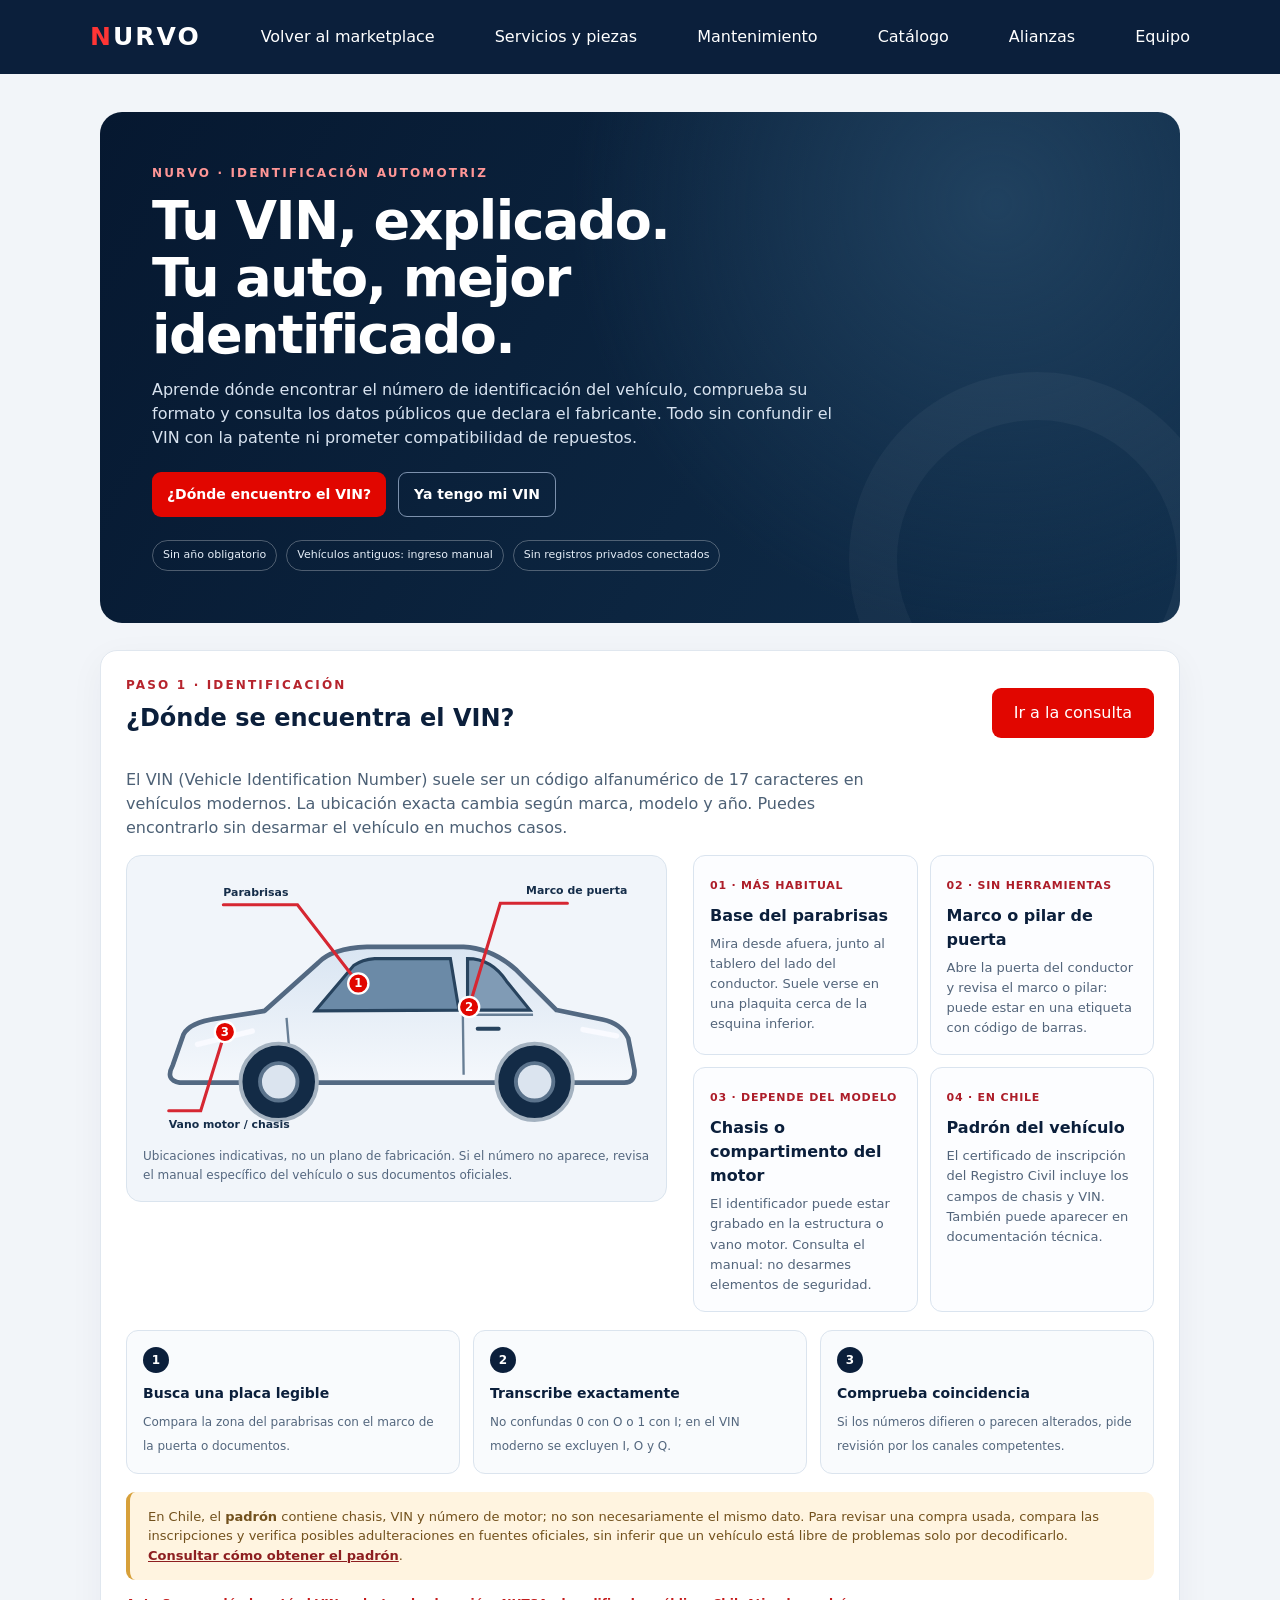
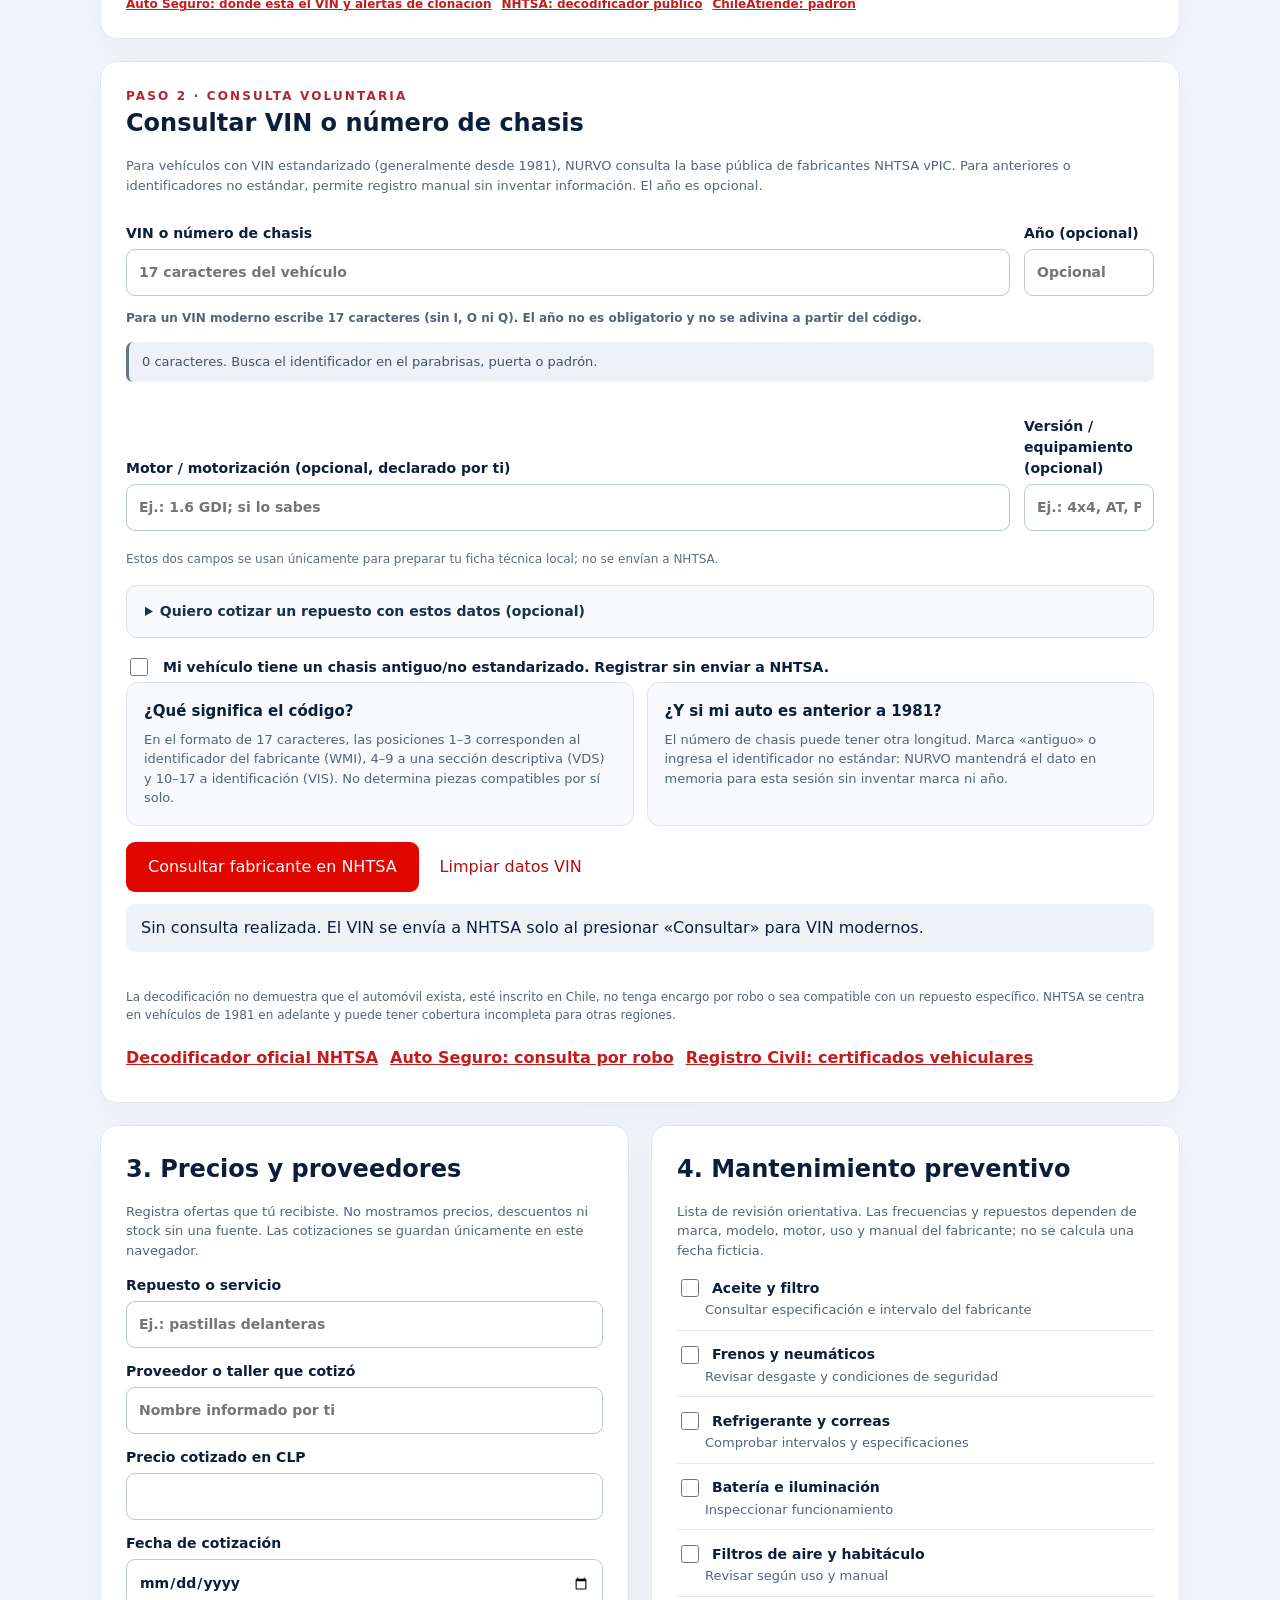
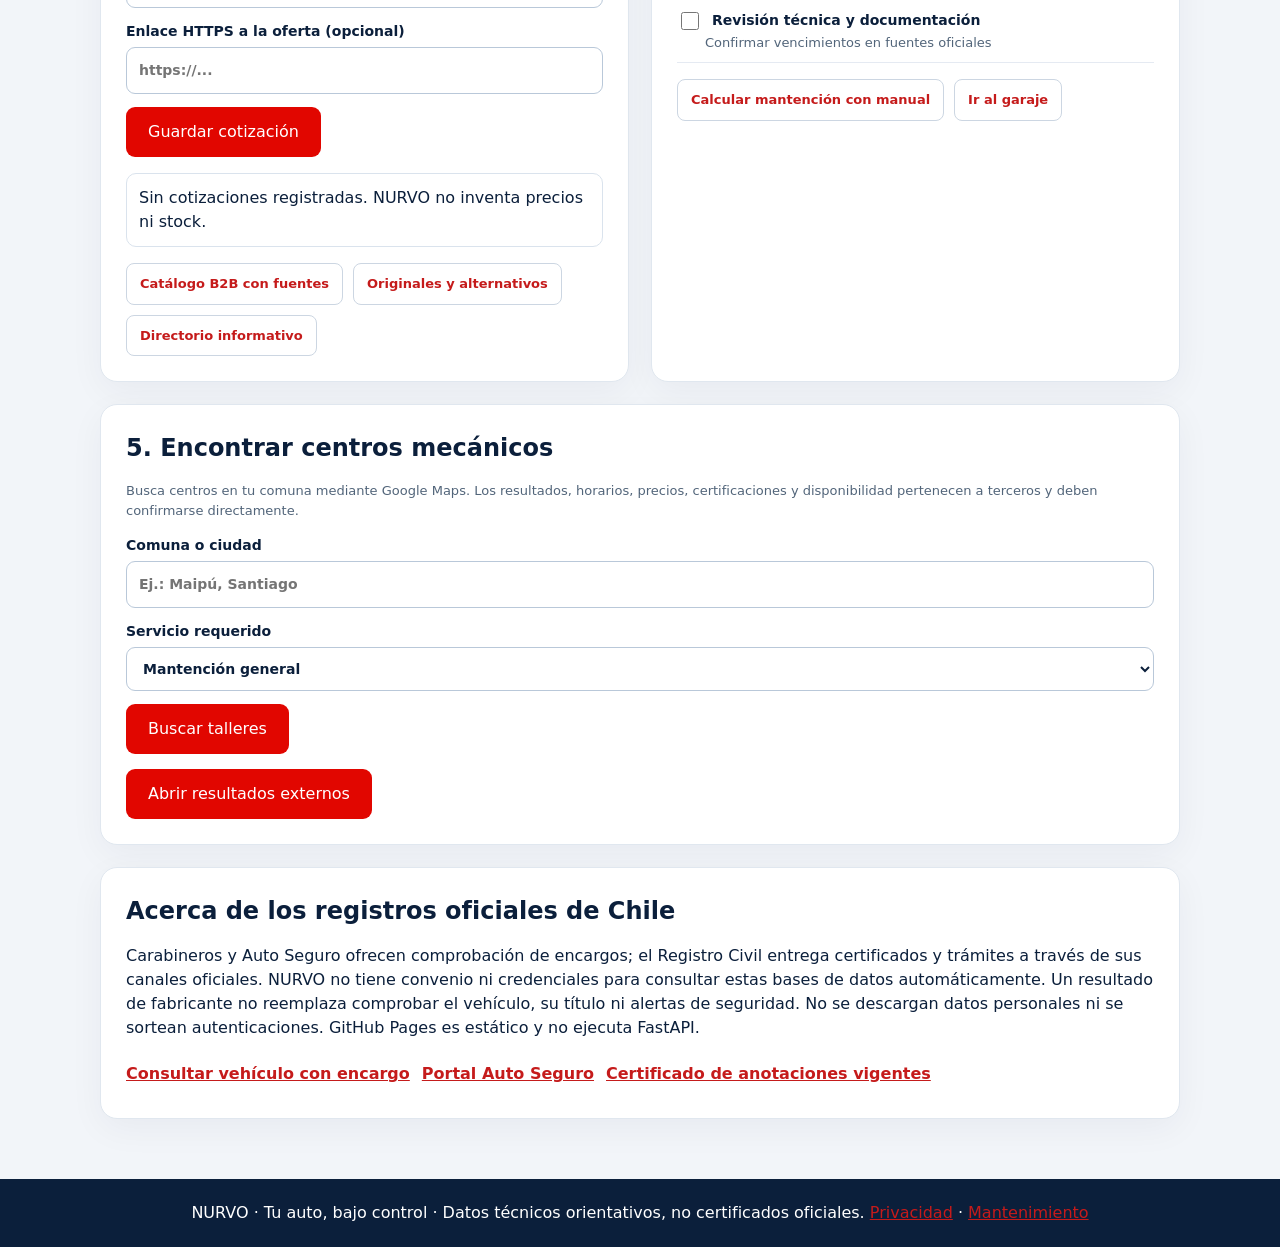
<file: vin.html>
<!doctype html>
<html lang="es-CL"><head><meta charset="utf-8"><meta name="viewport" content="width=device-width,initial-scale=1">
<meta name="theme-color" content="#0B1F3B"><title>Qué es el VIN, dónde encontrarlo y cómo consultarlo | NURVO</title>
<meta name="description" content="Aprende dónde está el VIN en el parabrisas, puerta, chasis y padrón chileno. Consulta el decodificador NHTSA sin inventar compatibilidad de repuestos.">
<meta http-equiv="Content-Security-Policy" content="default-src 'self'; script-src 'self'; style-src 'self'; connect-src 'self' https://vpic.nhtsa.dot.gov; img-src 'self' data:; object-src 'none'; base-uri 'none'; form-action 'self'">
<link rel="stylesheet" href="assets/vin-base.css"><link rel="stylesheet" href="assets/vin-guide.css"></head><body>
<header><nav><a href="index.html" aria-label="Volver al inicio de NURVO"><strong><b>N</b>URVO</strong></a><a href="index.html">Volver al marketplace</a><a href="ecosistema.html">Servicios y piezas</a><a href="gestion.html">Mantenimiento</a><a href="catalogo.html">Catálogo</a><a href="alianzas.html">Alianzas</a><a href="equipo.html">Equipo</a></nav></header>
<main>
<section class="vin-hero" aria-labelledby="vin-main-title">
<div class="eyebrow">NURVO · Identificación automotriz</div>
<h1 id="vin-main-title">Tu VIN, explicado.<br>Tu auto, mejor identificado.</h1>
<p class="intro">Aprende dónde encontrar el número de identificación del vehículo, comprueba su formato y consulta los datos públicos que declara el fabricante. Todo sin confundir el VIN con la patente ni prometer compatibilidad de repuestos.</p>
<div class="vin-hero-actions"><a class="primary" href="#donde-encontrarlo">¿Dónde encuentro el VIN?</a><a class="outline" href="#consulta-vin">Ya tengo mi VIN</a></div>
<div class="vin-hero-meta"><span>Sin año obligatorio</span><span>Vehículos antiguos: ingreso manual</span><span>Sin registros privados conectados</span></div>
</section>
<div class="layout">
<section class="card full" id="donde-encontrarlo" aria-labelledby="vin-locations-heading">
<div class="vin-section-heading"><div><div class="eyebrow">Paso 1 · Identificación</div><h2 id="vin-locations-heading">¿Dónde se encuentra el VIN?</h2></div><a href="#consulta-vin" class="primary">Ir a la consulta</a></div>
<p class="intro">El VIN (Vehicle Identification Number) suele ser un código alfanumérico de 17 caracteres en vehículos modernos. La ubicación exacta cambia según marca, modelo y año. Puedes encontrarlo sin desarmar el vehículo en muchos casos.</p>
<div class="vin-location-layout">
<div class="vin-diagram">
<svg viewBox="0 0 650 342" role="img" aria-labelledby="vin-svg-title vin-svg-desc">
<title id="vin-svg-title">Diagrama de ubicaciones comunes del VIN en un automóvil</title>
<desc id="vin-svg-desc">Ilustración original de un automóvil: punto 1 parabrisas frente al conductor, punto 2 marco de puerta, punto 3 vano motor o chasis. Son ubicaciones aproximadas y varían por modelo.</desc>
<defs><linearGradient id="carshade" x1="0" x2="0" y1="0" y2="1"><stop offset="0" stop-color="#d9e5f2"/><stop offset="1" stop-color="#f5f8fc"/></linearGradient></defs>
<path d="M38 248 L52 208 Q60 193 94 188 L156 178 L225 116 Q242 98 287 96 L411 96 Q448 98 479 126 L530 177 L589 189 Q613 194 622 213 L630 254 Q631 270 617 270 L47 270 Q28 267 38 248Z" fill="url(#carshade)" stroke="#536982" stroke-width="6" stroke-linejoin="round"/>
<path d="M221 178 L270 120 Q281 112 297 111 L394 111 L405 177 Z" fill="#6b8aa7" stroke="#27435e" stroke-width="4"/>
<path d="M416 111 Q447 111 466 140 L496 177 L416 177Z" fill="#809bb5" stroke="#27435e" stroke-width="4"/>
<path d="M410 183 L411 260 M184 187 L190 258 M416 183 L500 183" stroke="#677e95" stroke-width="3" fill="none"/>
<path d="M429 201 L456 201" stroke="#27435e" stroke-width="5" stroke-linecap="round"/>
<path d="M70 221 L140 204 M564 202 L607 210" stroke="#f9faff" stroke-width="7" stroke-linecap="round"/>
<circle cx="174" cy="269" r="49" fill="#132b46" stroke="#a4b2c0" stroke-width="5"/><circle cx="174" cy="269" r="24" fill="#dbe4ef" stroke="#5b738c" stroke-width="5"/>
<circle cx="502" cy="269" r="49" fill="#132b46" stroke="#a4b2c0" stroke-width="5"/><circle cx="502" cy="269" r="24" fill="#dbe4ef" stroke="#5b738c" stroke-width="5"/>
<path d="M276 143 L198 42 L103 42 M418 173 L458 40 L544 40 M105 205 L74 306 L33 306" stroke="#d62732" stroke-width="4" fill="none" stroke-linecap="round"/>
<g fill="#e10600" stroke="#fff" stroke-width="3"><circle cx="276" cy="143" r="13"/><circle cx="418" cy="173" r="13"/><circle cx="105" cy="205" r="13"/></g>
<g fill="#fff" font-family="system-ui,sans-serif" font-size="15" font-weight="800" text-anchor="middle"><text x="276" y="148">1</text><text x="418" y="178">2</text><text x="105" y="210">3</text></g>
<g fill="#152d49" font-family="system-ui,sans-serif" font-size="14" font-weight="750"><text x="103" y="31">Parabrisas</text><text x="491" y="28">Marco de puerta</text><text x="33" y="328">Vano motor / chasis</text></g>
</svg>
<p class="vin-diagram-key">Ubicaciones indicativas, no un plano de fabricación. Si el número no aparece, revisa el manual específico del vehículo o sus documentos oficiales.</p>
</div>
<div class="vin-locations">
<article class="vin-location"><span class="index">01 · MÁS HABITUAL</span><h3>Base del parabrisas</h3><p>Mira desde afuera, junto al tablero del lado del conductor. Suele verse en una plaquita cerca de la esquina inferior.</p></article>
<article class="vin-location"><span class="index">02 · SIN HERRAMIENTAS</span><h3>Marco o pilar de puerta</h3><p>Abre la puerta del conductor y revisa el marco o pilar: puede estar en una etiqueta con código de barras.</p></article>
<article class="vin-location"><span class="index">03 · DEPENDE DEL MODELO</span><h3>Chasis o compartimento del motor</h3><p>El identificador puede estar grabado en la estructura o vano motor. Consulta el manual: no desarmes elementos de seguridad.</p></article>
<article class="vin-location"><span class="index">04 · EN CHILE</span><h3>Padrón del vehículo</h3><p>El certificado de inscripción del Registro Civil incluye los campos de chasis y VIN. También puede aparecer en documentación técnica.</p></article>
</div>
</div>
<div class="vin-steps" aria-label="Pasos para copiar el VIN">
<div class="vin-step"><b>1</b><strong>Busca una placa legible</strong><span>Compara la zona del parabrisas con el marco de la puerta o documentos.</span></div>
<div class="vin-step"><b>2</b><strong>Transcribe exactamente</strong><span>No confundas 0 con O o 1 con I; en el VIN moderno se excluyen I, O y Q.</span></div>
<div class="vin-step"><b>3</b><strong>Comprueba coincidencia</strong><span>Si los números difieren o parecen alterados, pide revisión por los canales competentes.</span></div>
</div>
<div class="vin-safety">En Chile, el <strong>padrón</strong> contiene chasis, VIN y número de motor; no son necesariamente el mismo dato. Para revisar una compra usada, compara las inscripciones y verifica posibles adulteraciones en fuentes oficiales, sin inferir que un vehículo está libre de problemas solo por decodificarlo. <a href="https://www.chileatiende.gob.cl/fichas/3412-certificado" target="_blank" rel="noopener noreferrer">Consultar cómo obtener el padrón</a>.</div>
<div class="vin-guide-sources"><a href="https://www.autoseguro.gob.cl/" target="_blank" rel="noopener noreferrer">Auto Seguro: dónde está el VIN y alertas de clonación</a><a href="https://vpic.nhtsa.dot.gov/decoder/" target="_blank" rel="noopener noreferrer">NHTSA: decodificador público</a><a href="https://www.chileatiende.gob.cl/fichas/3412-certificado" target="_blank" rel="noopener noreferrer">ChileAtiende: padrón</a></div>
</section>
<section class="card full vin-tools" id="consulta-vin" aria-labelledby="vin-heading"><div class="eyebrow">Paso 2 · Consulta voluntaria</div><h2 id="vin-heading">Consultar VIN o número de chasis</h2>
<p class="muted">Para vehículos con VIN estandarizado (generalmente desde 1981), NURVO consulta la base pública de fabricantes NHTSA vPIC. Para anteriores o identificadores no estándar, permite registro manual sin inventar información. El año es opcional.</p>
<form id="vin-form">
<div class="vin-input-line"><label for="vin-number">VIN o número de chasis
<input id="vin-number" required maxlength="30" autocomplete="off" autocapitalize="characters" spellcheck="false" placeholder="17 caracteres del vehículo" aria-describedby="vin-live vin-format-hint" inputmode="text"></label>
<label for="vin-year">Año (opcional)<input id="vin-year" inputmode="numeric" type="number" min="1886" max="2100" placeholder="Opcional"></label></div>
<p class="meta-hint" id="vin-format-hint">Para un VIN moderno escribe 17 caracteres (sin I, O ni Q). El año no es obligatorio y no se adivina a partir del código.</p>
<div id="vin-live" class="vin-live" role="status" aria-live="polite">0 caracteres. Busca el identificador en el parabrisas, el marco de la puerta o el padrón.</div>
<div id="vin-breakdown" class="vin-breakdown" aria-label="Estructura orientativa de un VIN de 17 caracteres"></div>
<div class="vin-input-line"><label for="vin-engine">Motor / motorización (opcional, declarado por ti)<input id="vin-engine" maxlength="80" placeholder="Ej.: 1.6 GDI; si lo sabes" autocomplete="off"></label>
<label for="vin-trim">Versión / equipamiento (opcional)<input id="vin-trim" maxlength="80" placeholder="Ej.: 4x4, AT, Plus" autocomplete="off"></label></div>
<p class="vin-legacy-note">Estos dos campos se usan únicamente para preparar tu ficha técnica local; no se envían a NHTSA.</p>
<details class="vin-optional-parts"><summary>Quiero cotizar un repuesto con estos datos (opcional)</summary>
<p class="vin-legacy-note">Completa el repuesto que necesitas y, si ya la tienes, su referencia OEM. Ninguno de estos campos se envía a NHTSA ni confirma compatibilidad automáticamente.</p>
<div class="vin-input-line">
<label for="vin-part">Repuesto o servicio solicitado<input id="vin-part" maxlength="100" autocomplete="off" placeholder="Ej.: pastillas de freno delanteras"></label>
<label for="vin-condition">Tipo de repuesto preferido<select id="vin-condition"><option value="sin_preferencia">Por cotizar, sin preferencia</option><option value="genuino">Genuino / original</option><option value="oes">OES / proveedor de equipo</option><option value="alternativo">Alternativo / aftermarket</option><option value="remanufacturado">Remanufacturado</option><option value="usado">Usado (si es legal y seguro)</option></select></label>
</div>
<label for="vin-oem">Referencia OEM o número de parte conocido (opcional)<input id="vin-oem" maxlength="70" autocomplete="off" spellcheck="false" placeholder="Debe confirmarlo el proveedor"></label>
</details>
<label class="vin-summary-actions" for="vin-legacy"><input id="vin-legacy" type="checkbox"> <span>Mi vehículo tiene un chasis antiguo/no estandarizado. Registrar sin enviar a NHTSA.</span></label>
<div class="vin-quick-faq"><article><h3>¿Qué significa el código?</h3><p>En el formato de 17 caracteres, las posiciones 1–3 corresponden al identificador del fabricante (WMI), 4–9 a una sección descriptiva (VDS) y 10–17 a identificación (VIS). No determina piezas compatibles por sí solo.</p></article>
<article><h3>¿Y si mi auto es anterior a 1981?</h3><p>El número de chasis puede tener otra longitud. Marca «antiguo» o ingresa el identificador no estándar: NURVO mantendrá el dato en memoria para esta sesión sin inventar marca ni año.</p></article></div>
<div class="vin-summary-actions"><button id="vin-submit" type="submit">Consultar fabricante en NHTSA</button><button type="button" class="text-button" id="vin-clear">Limpiar datos VIN</button></div>
</form>
<p class="state" id="vin-status" role="status" aria-live="polite">Sin consulta realizada. El VIN se envía a NHTSA solo al presionar «Consultar» para VIN modernos.</p><dl id="vin-detail"></dl><div class="vin-next-steps" id="vin-summary-panel" hidden><h3>Ficha para solicitar compatibilidad</h3><p>Los datos que aparecen son descriptivos, no una selección de piezas. Pide al proveedor confirmar OEM, motor, versión, año y homologación. Por privacidad, el VIN completo solo se incluye si lo autorizas expresamente.</p><div class="vin-summary-actions"><label for="vin-include-full"><input id="vin-include-full" type="checkbox"> Incluir VIN completo al copiar (opcional)</label><button id="vin-copy-summary" type="button" disabled>Copiar ficha técnica</button></div><p id="vin-copy-status" class="small-note" role="status" aria-live="polite"></p><div class="vin-journey-links"><a href="catalogo.html">Consultar catálogo de repuestos</a><a href="ecosistema.html#solicitud">Preparar solicitud de cotización</a><a href="gestion.html">Planificar mantenciones</a></div></div>
<p class="small-note">La decodificación no demuestra que el automóvil exista, esté inscrito en Chile, no tenga encargo por robo o sea compatible con un repuesto específico. NHTSA se centra en vehículos de 1981 en adelante y puede tener cobertura incompleta para otras regiones.</p>
<div class="sources"><a href="https://vpic.nhtsa.dot.gov/decoder/" target="_blank" rel="noopener noreferrer">Decodificador oficial NHTSA</a><a href="https://www.autoseguro.gob.cl/" target="_blank" rel="noopener noreferrer">Auto Seguro: consulta por robo</a><a href="https://www.chileatiende.gob.cl/fichas/3412-certificado" target="_blank" rel="noopener noreferrer">Registro Civil: certificados vehiculares</a></div>
</section>
<section class="card"><h2>3. Precios y proveedores</h2><p class="muted">Registra ofertas que tú recibiste. No mostramos precios, descuentos ni stock sin una fuente. Las cotizaciones se guardan únicamente en este navegador.</p>
<form id="quote-form"><label for="quote-service">Repuesto o servicio<input id="quote-service" maxlength="100" required placeholder="Ej.: pastillas delanteras"></label><label for="quote-provider">Proveedor o taller que cotizó<input id="quote-provider" maxlength="100" required placeholder="Nombre informado por ti"></label><label for="quote-price">Precio cotizado en CLP<input id="quote-price" type="number" min="1" max="1000000000" step="1" required></label><label for="quote-date">Fecha de cotización<input id="quote-date" type="date" required></label><label for="quote-url">Enlace HTTPS a la oferta (opcional)<input id="quote-url" type="url" placeholder="https://..."></label><button type="submit">Guardar cotización</button></form><p id="quote-status" role="status" class="muted"></p><ul id="quote-list"></ul>
<div class="vin-related"><a href="catalogo.html">Catálogo B2B con fuentes</a><a href="ecosistema.html#repuestos">Originales y alternativos</a><a href="index.html#proveedores">Directorio informativo</a></div></section>
<section class="card"><h2>4. Mantenimiento preventivo</h2><p class="muted">Lista de revisión orientativa. Las frecuencias y repuestos dependen de marca, modelo, motor, uso y manual del fabricante; no se calcula una fecha ficticia.</p><ul id="maintenance-list"></ul><div class="vin-related"><a href="gestion.html#planificador">Calcular mantención con manual</a><a href="index.html#vehiculo">Ir al garaje</a></div></section>
<section class="card full"><h2>5. Encontrar centros mecánicos</h2><p class="muted">Busca centros en tu comuna mediante Google Maps. Los resultados, horarios, precios, certificaciones y disponibilidad pertenecen a terceros y deben confirmarse directamente.</p>
<form id="center-form"><label for="center-location">Comuna o ciudad<input id="center-location" maxlength="80" required placeholder="Ej.: Maipú, Santiago"></label><label for="center-service">Servicio requerido<select id="center-service"><option value="mantención">Mantención general</option><option value="frenos">Frenos</option><option value="diagnóstico">Diagnóstico</option><option value="electricidad automotriz">Electricidad automotriz</option><option value="neumáticos">Neumáticos</option></select></label><button type="submit">Buscar talleres</button></form><p id="center-status" role="status" class="muted"></p><a id="center-link" class="primary" href="https://www.google.com/maps" target="_blank" rel="noopener noreferrer" hidden>Abrir resultados externos</a></section>
<section class="card full"><h2>Acerca de los registros oficiales de Chile</h2><p>Carabineros y Auto Seguro ofrecen comprobación de encargos; el Registro Civil entrega certificados y trámites a través de sus canales oficiales. NURVO no tiene convenio ni credenciales para consultar estas bases de datos automáticamente. Un resultado de fabricante no reemplaza comprobar el vehículo, su título ni alertas de seguridad. No se descargan datos personales ni se sortean autenticaciones. GitHub Pages es estático y no ejecuta FastAPI.</p><div class="sources"><a href="https://www.chileatiende.gob.cl/fichas/25160" target="_blank" rel="noopener noreferrer">Consultar vehículo con encargo</a><a href="https://www.autoseguro.gob.cl/" target="_blank" rel="noopener noreferrer">Portal Auto Seguro</a><a href="https://www.chileatiende.gob.cl/fichas/3370" target="_blank" rel="noopener noreferrer">Certificado de anotaciones vigentes</a></div></section>
</div></main><footer>NURVO · Tu auto, bajo control · Datos técnicos orientativos, no certificados oficiales. <a href="privacidad.html">Privacidad</a> · <a href="gestion.html">Mantenimiento</a></footer><script src="assets/vin-tool.js" defer></script></body></html>
</file>
<file: assets/ecosistema.css>
:root{--ink:#0b1f3b;--red:#e10600;--slate:#4e5f76;--line:#dce3ed;--light:#f4f7fb;--white:#fff;font-family:Inter,ui-sans-serif,system-ui,-apple-system,"Segoe UI",sans-serif;color:var(--ink);background:#fff}
*{box-sizing:border-box}html{scroll-behavior:smooth;scroll-padding-top:90px}body{margin:0;line-height:1.58}a{color:#bf0b16}button,input,select{font:inherit}button{cursor:pointer}a:focus-visible,button:focus-visible,input:focus-visible,select:focus-visible{outline:3px solid #e10600;outline-offset:3px}
.skip{position:absolute;top:-5rem;left:0;background:white;padding:12px;z-index:50}.skip:focus{top:0}
.container{width:min(1160px,calc(100% - 40px));margin:auto}.top{background:#061930;color:white;position:relative;z-index:3}.nav{display:flex;align-items:center;justify-content:space-between;gap:24px;min-height:82px}.nav-links{display:flex;gap:20px;align-items:center;flex-wrap:wrap}.nav a{color:#eef4ff;text-decoration:none;font-size:14px;font-weight:650}.nav a:hover{color:#ff8c8a}.brand{font-size:23px!important;font-weight:900!important;letter-spacing:1px;white-space:nowrap}.brand>span{color:var(--red)}.brand small{display:block;font-size:10px;font-weight:500;letter-spacing:.02em;color:#bdcbe0;margin-top:-5px}
.hero{background:radial-gradient(circle at 92% 8%,#25415c 0,transparent 42%),linear-gradient(135deg,#061830,#0c2544 65%,#08172b);color:white;padding:76px 0 78px}.hero-grid{display:grid;grid-template-columns:1.35fr .85fr;gap:65px;align-items:center}.hero h1{font-size:clamp(35px,5.1vw,62px);line-height:1.09;letter-spacing:-.047em;margin:11px 0 21px;font-weight:800}.hero h1 em{font-style:normal;color:#ff6c6f}.hero .lead{font-size:17px;color:#d4dfef;max-width:650px}.overline{text-transform:uppercase;font-size:12px;letter-spacing:.16em;font-weight:800;color:#d82c37;margin:0 0 11px}.hero .overline{color:#ff7b7f}
.hero-actions,.actions{display:flex;gap:12px;flex-wrap:wrap;margin-top:23px}.btn{display:inline-flex;align-items:center;justify-content:center;border-radius:10px;text-align:center;border:1px solid transparent;min-height:46px;padding:11px 19px;font-weight:750;text-decoration:none;font-size:14px;transition:transform .18s,background .18s}.btn:hover{transform:translateY(-1px)}.btn:disabled{cursor:not-allowed;opacity:.45;transform:none}.btn.primary{background:var(--red);color:white}.btn.primary:hover{background:#bb0804}.btn.ghost{border-color:#708298;color:#fff;background:transparent}.btn.dark{background:var(--ink);color:#fff}.btn.soft{background:#edf1f7;color:var(--ink);border-color:#cdd6e3}
.hero-panel{border:1px solid #536681;background:#102a46b3;border-radius:20px;padding:30px;box-shadow:0 16px 55px #0003}.stat{padding:15px 0;border-bottom:1px solid #48617a;display:grid;gap:3px}.stat span{font-size:12px;color:#ff8386;font-weight:900;letter-spacing:.12em}.stat strong{font-size:16px}.hero-alert{background:#ffffff16;border-left:3px solid #ff6568;color:#e5eef7;padding:14px;margin-top:22px;font-size:13px}.caption{font-size:12px;color:#64748b;margin:15px 0 0}.caption.light{color:#a8b8cc}.section{padding-top:76px;padding-bottom:79px}.section h2{font-size:clamp(28px,3vw,39px);letter-spacing:-.035em;margin:0 0 17px;line-height:1.2}.section h3{font-size:19px;line-height:1.25;margin:4px 0 12px}.section-head{display:flex;align-items:end;justify-content:space-between;gap:50px;margin-bottom:27px}.section-head>div{flex:1}.section-head>p{max-width:450px;color:var(--slate);margin:0}.intro{max-width:780px;color:var(--slate)}
.taxonomy{display:grid;grid-template-columns:repeat(3,1fr);gap:16px;margin-bottom:25px}.type-card{background:#f8fafc;border:1px solid var(--line);border-radius:13px;padding:22px}.type-card .number{font-size:11px;color:#ba1f2a;font-weight:800}.type-card p{font-size:14px;color:#55667a;margin:8px 0 0}
.panel{background:white;border:1px solid var(--line);border-radius:16px;padding:27px;box-shadow:0 8px 30px #10223a09;min-width:0}.panel-heading{display:flex;justify-content:space-between;align-items:center;gap:20px}.muted,.panel p{color:#52637b}.panel .caption{color:#64748b}.filter-row{display:grid;grid-template-columns:repeat(2,minmax(0,1fr));gap:15px}label{font-size:13px;font-weight:750;display:grid;gap:7px;margin:13px 0}input:not([type=checkbox]),select{border:1px solid #bccbdc;border-radius:9px;padding:12px 13px;color:var(--ink);background:#fff;width:100%;min-width:0;font-size:15px}input:focus,select:focus{border-color:#aa1b28}.check{display:flex;align-items:flex-start;gap:11px;line-height:1.45;margin:17px 0;font-weight:600}.check input{width:19px;height:19px;flex:none;accent-color:#aa141e;margin-top:1px}
.part-grid{display:grid;grid-template-columns:repeat(4,minmax(0,1fr));gap:11px;margin-top:17px}.part-tile{padding:16px;border:1px solid var(--line);border-radius:11px;background:#fcfdff;min-height:115px}.part-tile strong{display:block;font-size:14px;margin-bottom:6px}.part-tile span{font-size:12px;color:#586c84}.muted-bg{background:var(--light)}.two-col{display:grid;grid-template-columns:1.12fr .88fr;gap:23px;margin-top:25px;align-items:start}.output{position:sticky;top:14px}.notice{border-left:3px solid #d53e47;background:#fff2f2;padding:12px 14px!important;color:#7d2730!important;margin:0 0 19px!important;border-radius:6px}.notice[data-status="ok"]{background:#e8f4ec;color:#235c41!important;border-color:#39835c}
.checks{display:grid;gap:10px}.check-item{background:#f1f4f8;border-left:3px solid #596b82;border-radius:5px;padding:11px 13px;font-size:13px}.check-item.warn{border-color:#d39c1e;background:#fff5de}.check-item.danger{border-color:#c52c34;background:#fff0f0}#request-preview{white-space:pre-wrap;overflow-wrap:anywhere;background:#0b1f3b;color:#e2eaf7;border-radius:10px;padding:18px;max-height:340px;overflow:auto;font-size:12px;line-height:1.65;max-width:100%;font-family:ui-monospace,SFMono-Regular,Consolas,monospace}
.clean-list{padding-left:18px;color:#42556b}.clean-list li{margin-bottom:12px}.business-grid{display:grid;grid-template-columns:repeat(3,minmax(0,1fr));gap:18px;margin-top:28px}.business-grid article p{font-size:14px}.business-grid article strong{font-size:12px;text-transform:uppercase;letter-spacing:.06em;color:#c9232c}.source-callout{background:#e9eef5;padding:16px 20px;margin-top:22px;border-radius:10px;font-size:14px}
.legal-grid{display:grid;grid-template-columns:repeat(3,minmax(0,1fr));gap:16px}.legal-grid article p{font-size:14px}.legal-grid a{font-weight:750;font-size:13px}.legal-bottom{margin-top:19px}.legal-bottom p{margin:3px 0 9px}.footer{display:flex;gap:25px;justify-content:space-between;flex-wrap:wrap;padding:24px 0;font-size:13px;color:#d4deeb}.footer a{color:white}footer{background:#091d36}
.doc-page .hero{padding:52px 0}.doc-body{max-width:950px}.doc-body section{padding:22px 0;border-bottom:1px solid var(--line)}.doc-body h2{font-size:23px;margin:8px 0}.doc-body p,.doc-body li{font-size:15px;color:#42556b}.doc-body li{margin:8px 0}.doc-alert{padding:17px 20px;background:#fff5db;border-left:4px solid #d49b21;border-radius:8px;color:#5c451b}
@media(max-width:1100px){.part-grid{grid-template-columns:repeat(3,1fr)}.hero-grid{gap:35px}}
@media(max-width:900px){.hero-grid,.two-col{grid-template-columns:1fr}.output{position:static}.taxonomy,.business-grid,.legal-grid{grid-template-columns:repeat(2,minmax(0,1fr))}.section-head{display:block}.section-head>p{max-width:100%}.nav-links{gap:12px}}
@media(max-width:600px){.container{width:min(100% - 32px,1160px)}.nav{padding:16px 0}.nav-links{width:100%;gap:13px}.hero{padding:48px 0}.hero-panel{padding:21px}.section{padding-top:51px;padding-bottom:53px}.taxonomy,.business-grid,.legal-grid,.filter-row,.part-grid{grid-template-columns:1fr}.panel{padding:18px}.hero h1{font-size:38px}.footer{display:block}.footer span{display:block;margin:10px 0}.section-head{margin-bottom:18px}}
@media(prefers-reduced-motion:reduce){*,*:before,*:after{scroll-behavior:auto!important;transition:none!important;animation:none!important}}
.brand-sources{margin-bottom:24px}
</file>
<file: assets/nurvo-plus.css>
/* NURVO | consistent design extensions for team, maintenance, fleet and partner tools. */
:root{--nv-red:#e10600;--nv-blue:#0b1f3b;--nv-mist:#f4f7fb;--nv-border:#dce3ed}
.page-hero{background:radial-gradient(circle at 85% 16%,#1f4467 0,transparent 40%),linear-gradient(130deg,#061a32,#0d2947);color:white;padding:60px 0 65px}
.page-hero h1{font-size:clamp(34px,5vw,58px);line-height:1.1;letter-spacing:-.05em;margin:9px 0 17px}
.page-hero .lead{color:#d2e0f0;max-width:790px;font-size:17px}
.page-hero .overline{color:#ff8a89}.hero-meta{display:flex;gap:10px;flex-wrap:wrap;margin-top:22px}
.hero-meta span{border:1px solid #ffffff54;color:#f8fbff;padding:7px 12px;border-radius:100px;font-size:12px;font-weight:700}
.page-section{padding:65px 0}.page-section.alt{background:#f4f7fb}.page-section h2{font-size:clamp(26px,3vw,38px);letter-spacing:-.035em;line-height:1.16;margin:0 0 14px}
.page-intro{max-width:840px;color:#536780;margin-bottom:27px}
.card-grid{display:grid;grid-template-columns:repeat(3,minmax(0,1fr));gap:18px}
.team-card{position:relative;overflow:hidden;border:1px solid var(--nv-border);border-radius:17px;background:white;padding:28px;box-shadow:0 10px 34px #0b1f3b0b;height:100%}
.team-card:before{content:"";position:absolute;inset:0 auto auto 0;width:100%;height:5px;background:var(--nv-blue)}
.team-card.ceo:before{background:var(--nv-red)}
.person-initials{display:flex;align-items:center;justify-content:center;width:62px;height:62px;border-radius:16px;background:#0b1f3b;color:white;font-size:22px;font-weight:800;letter-spacing:-.03em;margin-bottom:20px}
.team-card.ceo .person-initials{background:#a41323}
.person-role{font-size:12px;font-weight:850;text-transform:uppercase;letter-spacing:.11em;color:#af2633;margin-bottom:8px}
.team-card h3{font-size:25px;letter-spacing:-.035em;margin:0 0 7px}
.person-subtitle{font-weight:700;font-size:13px;color:#4f6179;margin:0 0 16px}
.team-card p{font-size:14px;color:#485b71}
.team-card ul{padding-left:19px;font-size:13px;color:#3d5068}
.team-card li{padding-bottom:6px}
.plain-tag{display:inline-flex;margin:10px 0 0;border:1px solid #d1dbe7;border-radius:100px;padding:4px 11px;font-size:11px;font-weight:750;background:#f6f9fc;color:#263a51}
.headline-strip{border-left:4px solid #e10600;background:#edf2f8;padding:18px 22px;border-radius:9px;margin:25px 0}
.headline-strip p{margin:0;font-size:14px;color:#40556c}
.process-grid{display:grid;grid-template-columns:repeat(3,minmax(0,1fr));gap:14px}
.step-card{border:1px solid #d7e0e9;border-radius:14px;padding:22px;background:white}
.step-card .step{font-size:12px;color:#b20d1b;font-weight:900;letter-spacing:.09em}
.step-card h3{font-size:17px;margin:8px 0}
.step-card p{font-size:13px;color:#4a5d74}
.form-layout{display:grid;grid-template-columns:minmax(0,1fr) minmax(0,.88fr);align-items:start;gap:25px}
.form-panel{border:1px solid var(--nv-border);border-radius:16px;background:white;padding:28px;min-width:0}
.form-panel h3{font-size:20px;margin:0 0 14px}
.form-panel fieldset{border:0;margin:0;padding:0}
.form-panel legend{font-size:15px;font-weight:800;padding:17px 0 2px}
.form-panel .form-help{font-size:12px;color:#5f738a;margin:9px 0}
.form-panel textarea{border-radius:9px;border:1px solid #bccbdc;resize:vertical;width:100%;min-height:100px;padding:12px;font:inherit;font-size:14px}
.form-panel [type=checkbox]{accent-color:#e10600}
.two-fields{display:grid;grid-template-columns:repeat(2,minmax(0,1fr));gap:15px}
.wide-btn{width:100%}.results{background:#eaf0f7;border:1px solid #d6e1ed;border-radius:15px;padding:22px;min-width:0}
.results h3{margin:0 0 12px}.results pre{white-space:pre-wrap;overflow-wrap:anywhere;max-height:340px;overflow:auto;background:#071c34;color:#f4f7fd;padding:18px;border-radius:10px;font:12px/1.7 ui-monospace,SFMono-Regular,Consolas,monospace}
.results p{font-size:13px;color:#3f5870}
.status-note{padding:12px 15px;border-left:3px solid #d79e38;background:#fff4da;color:#5f4924;border-radius:7px;margin:14px 0;font-size:13px}
.status-note.good{background:#e8f4ed;border-color:#39916b;color:#1d563e}
.field-note{font-size:12px;color:#62748a}
.metric-row{display:grid;grid-template-columns:repeat(3,minmax(0,1fr));gap:13px;margin:19px 0}
.metric{background:#f0f5fb;padding:16px;border-radius:11px}
.metric strong{display:block;font-size:25px;letter-spacing:-.04em}
.metric span{font-size:12px;color:#52677f}
.table-scroll{width:100%;overflow-x:auto;border:1px solid #dce3ed;border-radius:13px}
.data-table{border-collapse:collapse;min-width:650px;width:100%;font-size:13px}
.data-table th{background:#0b1f3b;color:#fff;text-align:left;font-size:12px;padding:13px}
.data-table td{border-top:1px solid #e4eaf1;padding:12px;vertical-align:top}
.data-table tr:nth-child(even) td{background:#fafcfe}
.data-table button{border:1px solid #aebaca;background:#fff;color:#9a1625;border-radius:7px;padding:6px 10px;font-size:12px}
.action-set{display:flex;gap:10px;flex-wrap:wrap;margin:17px 0}
.action-set button,.action-set a{max-width:100%}
.source-grid{display:grid;grid-template-columns:repeat(3,minmax(0,1fr));gap:14px}
.source-tile{border:1px solid #d5e0e9;border-radius:12px;padding:20px;background:white}
.source-tile h3{font-size:16px;margin:5px 0}.source-tile p{font-size:13px;color:#54667e;margin:9px 0}
.source-state{font-size:11px;letter-spacing:.02em;font-weight:800;color:#5b6372}
.source-state.live{color:#286448}
.source-tile a{font-weight:750;font-size:13px}
.timeline{display:grid;grid-template-columns:repeat(4,minmax(0,1fr));gap:14px;margin-top:24px}
.timeline>div{padding:16px 14px;border-top:3px solid #a7b5c8;background:white;border-radius:9px}
.timeline h3{font-size:14px;margin:5px 0}
.timeline p{font-size:12px;color:#5b7189}
.kpi-list{padding-left:20px;color:#42556f;font-size:14px}.kpi-list li{margin:8px 0}
.anchor-nav{display:flex;gap:10px;flex-wrap:wrap;margin-top:20px}
.anchor-nav a{display:inline-block;padding:8px 12px;background:#fff;border:1px solid #d3dce8;border-radius:9px;font-size:13px;font-weight:700;text-decoration:none;color:#102b4c}
.anchor-nav a:hover{border-color:#e10600}
.callout-warn{padding:16px 19px;background:#fff6df;border-left:4px solid #c99837;border-radius:8px;color:#684d19;font-size:13px}
@media(max-width:960px){.card-grid,.source-grid,.timeline{grid-template-columns:repeat(2,minmax(0,1fr))}.form-layout{grid-template-columns:1fr}}
@media(max-width:650px){.page-hero{padding:45px 0}.page-section{padding:45px 0}.card-grid,.process-grid,.source-grid,.timeline,.two-fields,.metric-row{grid-template-columns:1fr}.form-panel,.results{padding:18px}.person-initials{width:54px;height:54px;font-size:20px}.nav-links{gap:13px}.data-table{min-width:590px}}
@media(prefers-reduced-motion:reduce){*{scroll-behavior:auto!important;transition:none!important}}

.gap-top{margin-top:22px}

@media(max-width:900px){.nav{flex-wrap:wrap}.nav-links{width:100%}}
</file>
<file: assets/catalogo.css>
/* Read-only catalogue designed with the established NURVO visual system. */
.catalog-intro{display:flex;justify-content:space-between;align-items:end;gap:30px}
.catalog-intro>div{flex:1}
.catalog-intro>p{max-width:520px;color:#52647b;font-size:14px}
.catalog-controls{display:grid;grid-template-columns:1fr 1fr 1.3fr auto;gap:14px;align-items:end;margin:22px 0}
.catalog-controls .btn{margin-bottom:13px}
.catalog-controls label{margin:0 0 13px;font-size:13px}
.catalog-grid{display:grid;grid-template-columns:repeat(3,minmax(0,1fr));gap:17px;margin-top:21px}
.catalog-card{padding:24px;border-radius:15px;background:#fff;border:1px solid #d8e2ee;box-shadow:0 12px 38px #091c3608;min-width:0;overflow-wrap:anywhere}
.catalog-card h3{font-size:20px;font-weight:850;line-height:1.25;color:#0b1f3b;margin:8px 0 13px}
.catalog-card p{font-size:13px;line-height:1.55;color:#52657c;margin:8px 0}
.catalog-card .catalog-meta{color:#b3202b;text-transform:uppercase;font-weight:800;font-size:11px;letter-spacing:.06em}
.catalog-card .catalog-price{color:#0b1f3b;font-size:26px;font-weight:900;letter-spacing:-.04em;margin:8px 0}
.catalog-card .catalog-stock{font-weight:700;color:#3d5d4d}
.catalog-card small{display:block;margin:15px 0 10px;font-size:11px;color:#506780}
.catalog-source{display:inline-flex;padding:9px 0;color:#a01120;font-weight:750;font-size:13px;text-decoration:underline;text-underline-offset:3px}
.catalog-card .catalog-caution{padding-top:10px;border-top:1px solid #e3e9f1;font-size:12px}
.empty-catalog{grid-column:1/-1;min-height:160px;display:flex;align-items:center;justify-content:center;text-align:center;padding:30px;background:#f3f7fb;border:1px dashed #afc0d3;border-radius:14px;color:#52677e}
@media(max-width:1000px){.catalog-grid{grid-template-columns:repeat(2,minmax(0,1fr))}}
@media(max-width:750px){.catalog-intro{display:block}.catalog-grid{grid-template-columns:1fr}.catalog-controls{grid-template-columns:1fr;gap:0}.catalog-controls .btn{width:100%}.catalog-card{padding:20px}}
</file>
<file: assets/vin-base.css>
:root{color-scheme:light;font-family:Inter,system-ui,-apple-system,sans-serif;background:#f2f5f9;color:#0b1f3b}*{box-sizing:border-box}
body{margin:0;line-height:1.5}a{color:#c51b1b}a:focus-visible,button:focus-visible,input:focus-visible,select:focus-visible{outline:3px solid #e10600;outline-offset:3px}
header{background:#0b1f3b;color:white;padding:18px max(20px,calc((100vw - 1100px)/2))}nav{display:flex;gap:20px;align-items:center;justify-content:space-between;flex-wrap:wrap}nav a{color:#fff;text-decoration:none}nav strong{font-size:25px;letter-spacing:2px}nav strong b{color:#ff3535}
main{max-width:1120px;margin:auto;padding:38px 20px 60px}.eyebrow{font-size:12px;text-transform:uppercase;font-weight:800;letter-spacing:.18em;color:#b6242d}
h1{font-size:clamp(32px,5vw,54px);line-height:1.06;margin:10px 0 18px;letter-spacing:-.03em}h2{margin:0 0 15px;font-size:24px}p{margin:0 0 15px}
.intro{max-width:750px;color:#4c6075}.layout{display:grid;grid-template-columns:repeat(2,minmax(0,1fr));gap:22px;margin-top:27px}
.card{background:#fff;border:1px solid #e0e7ef;border-radius:17px;padding:25px;box-shadow:0 10px 35px #0b1f3b0c}.full{grid-column:1/-1}
label{display:grid;gap:5px;font-weight:700;font-size:14px;margin:13px 0}input,select{font:inherit;padding:12px;border:1px solid #b9c8d9;border-radius:9px;width:100%;min-width:0;background:white;color:#0b1f3b}
button,.primary{border:0;background:#e10600;color:white;padding:13px 22px;border-radius:9px;font-weight:750;cursor:pointer;font:inherit;display:inline-block;text-decoration:none}
button:hover,.primary:hover{background:#ba0500;color:white}.text-button{border:0;background:transparent;color:#b20f0f;padding:4px 9px}.text-button:hover{background:#fce9e9;color:#880000}
.muted,small{color:#52657a;font-size:13px}.state{padding:12px 15px;background:#edf2f7;border-radius:10px;margin:12px 0}.state[data-level=ok]{background:#e5f4eb}.state[data-level=warning]{background:#fff2d7}.state[data-level=error]{background:#ffe8e8}
dl{display:grid;grid-template-columns:repeat(2,minmax(0,1fr));gap:10px;margin:18px 0}.data-field{background:#f3f6fa;border-radius:10px;padding:13px;min-width:0;overflow-wrap:anywhere}dt{font-size:12px;font-weight:750;color:#53657c}dd{margin:6px 0 0;font-weight:700}
ul{padding-left:20px}li{margin:12px 0}#maintenance-list{list-style:none;padding:0}#maintenance-list li{border-bottom:1px solid #e5eaf2;padding-bottom:10px}#maintenance-list label{display:flex;align-items:center;gap:10px;margin:0}#maintenance-list input{width:18px;height:18px}#maintenance-list small{display:block;padding-left:28px}
#quote-list{list-style:none;padding:0}#quote-list li{border:1px solid #dae3ed;border-radius:10px;padding:12px;display:flex;flex-wrap:wrap;gap:9px;align-items:center}#quote-list small{flex-basis:100%}
.sources a{display:inline-block;margin:7px 12px 7px 0;font-weight:700}.small-note{font-size:12px;color:#52657a}footer{background:#0b1f3b;color:#fff;padding:22px;text-align:center}
@media(max-width:750px){.layout{grid-template-columns:1fr}.full{grid-column:auto}.card{padding:20px}dl{grid-template-columns:1fr}}@media(prefers-reduced-motion:reduce){*{scroll-behavior:auto!important}}
</file>
<file: assets/vin-guide.css>
/* NURVO VIN journey — self-contained; no third-party font or image requests */
:root{--vin-ink:#0b1f3b;--vin-red:#e10600;--vin-line:#dae3ee;--vin-muted:#52657a}
html{scroll-behavior:smooth}
.vin-hero{background:radial-gradient(circle at 83% 18%,#20415f 0,transparent 43%),linear-gradient(120deg,#061830,#102e4b);border-radius:22px;padding:clamp(27px,4.7vw,52px);color:white;position:relative;overflow:hidden;margin:0 0 24px}
.vin-hero:after{content:"";position:absolute;right:-45px;bottom:-125px;width:280px;height:280px;border:48px solid #ffffff0a;border-radius:100%;pointer-events:none}
.vin-hero .eyebrow{color:#ff9696}.vin-hero h1{max-width:780px;margin-bottom:15px}.vin-hero .intro{color:#d8e3f0;font-size:16px;max-width:690px}.vin-hero-actions{display:flex;gap:12px;flex-wrap:wrap;margin-top:22px}
.vin-hero-actions a{display:inline-flex;align-items:center;justify-content:center;border-radius:9px;padding:11px 15px;font-weight:750;text-decoration:none;font-size:14px;min-height:45px}
.vin-hero-actions .primary{background:var(--vin-red);color:white}.vin-hero-actions .outline{border:1px solid #7c91ad;color:white}
.vin-hero-meta{display:flex;gap:9px;flex-wrap:wrap;margin:23px 0 0}.vin-hero-meta span{font-size:11px;padding:6px 10px;color:#e4edf7;border:1px solid #ffffff47;border-radius:100px}
.vin-section-heading{display:flex;justify-content:space-between;gap:18px;align-items:center;margin-bottom:17px}.vin-section-heading .eyebrow{margin:0 0 6px}
.vin-location-layout{display:grid;grid-template-columns:1.08fr .92fr;gap:26px;align-items:start}
.vin-diagram{background:#f1f5fa;border:1px solid #dae4ee;border-radius:15px;padding:16px;overflow:hidden}
.vin-diagram svg{width:100%;height:auto;display:block}
.vin-diagram-key{font-size:12px;color:#54677f;margin:8px 0 0;line-height:1.6}
.vin-locations{display:grid;grid-template-columns:repeat(2,minmax(0,1fr));gap:12px}
.vin-location{background:#fcfdff;border:1px solid #dae4ef;border-radius:12px;padding:16px;min-width:0}
.vin-location .index{font-size:11px;letter-spacing:.07em;color:#ad1d29;font-weight:900}
.vin-location h3{font-size:16px;margin:8px 0 6px}.vin-location p{font-size:13px;line-height:1.55;color:#52647a;margin:0}
.vin-steps{display:grid;grid-template-columns:repeat(3,minmax(0,1fr));gap:13px;margin:18px 0 0}
.vin-step{padding:16px;border:1px solid #dbe4ee;border-radius:12px;background:#f9fbfd}
.vin-step b{display:inline-flex;background:#0b1f3b;color:white;width:26px;height:26px;border-radius:50%;align-items:center;justify-content:center;font-size:12px}
.vin-step strong{display:block;margin:10px 0 5px;font-size:14px}.vin-step span{font-size:12px;color:#54677e}
.vin-safety{padding:15px 18px;background:#fff4e0;border-left:4px solid #d7a03a;border-radius:9px;color:#72511d;margin:18px 0 0;font-size:13px}
.vin-safety a{color:#8d1e20;font-weight:750}
.vin-tools .meta-hint{font-size:12px;color:#52647a;font-weight:600}
.vin-input-line{display:grid;grid-template-columns:minmax(0,1fr) 130px;align-items:end;gap:14px}
.vin-type-help{display:flex;gap:8px;flex-wrap:wrap;margin:11px 0}
.vin-pill{padding:5px 10px;border-radius:100px;border:1px solid #cbd7e5;background:#f5f8fc;font-size:11px;color:#415775;font-weight:750}
.vin-live{margin:8px 0 14px;padding:10px 13px;border-left:3px solid #64758c;border-radius:7px;background:#edf2f8;font-size:13px;color:#3e526c;min-height:40px}
.vin-live[data-level=warning]{background:#fff3dd;border-color:#d89b28;color:#674918}
.vin-live[data-level=ok]{background:#e5f3eb;border-color:#35865b;color:#235b3d}
.vin-breakdown{display:grid;grid-template-columns:3fr 6fr 8fr;gap:5px;margin:16px 0 5px}
.vin-breakdown>div{display:grid;gap:3px;min-width:0}
.vin-breakdown code{font:750 clamp(11px,1.7vw,17px)/1.1 ui-monospace,Consolas,monospace;letter-spacing:.035em;padding:10px 5px;text-align:center;border-radius:7px;background:#e9eef5;white-space:nowrap;overflow:hidden}
.vin-breakdown>div:nth-child(2) code{background:#dce8f7}.vin-breakdown>div:nth-child(3) code{background:#ffe9e9}
.vin-breakdown span{font-size:11px;color:#5a6c82;text-align:center}
.vin-breakdown-empty{font-size:12px;color:#506178}
.vin-quick-faq{display:grid;grid-template-columns:repeat(2,minmax(0,1fr));gap:13px}
.vin-quick-faq article{background:#f7f9fc;border:1px solid #dce5ed;border-radius:12px;padding:17px}
.vin-quick-faq h3{font-size:15px;margin:0 0 7px}.vin-quick-faq p{font-size:13px;color:#51647b;margin:0}
.vin-next-steps{background:#eff4f9;border-radius:12px;padding:18px 20px;margin:17px 0}
.vin-next-steps h3{font-size:16px;margin:0 0 8px}.vin-next-steps p{font-size:13px;color:#4e6075}
.vin-journey-links{display:flex;gap:10px;flex-wrap:wrap;margin-top:11px}
.vin-journey-links a{display:inline-flex;padding:10px 14px;border-radius:9px;border:1px solid #b8c9db;color:#102d4e;text-decoration:none;font-weight:750;font-size:13px;background:white}
.vin-summary-actions{display:flex;align-items:center;gap:12px;flex-wrap:wrap;margin:16px 0 3px}
.vin-summary-actions label{display:flex;align-items:center;gap:8px;font-size:12px;margin:0}
.vin-summary-actions input{width:18px;height:18px;accent-color:#e10600}
.vin-summary-actions button:disabled{opacity:.5;cursor:not-allowed}
.vin-guide-sources{display:flex;flex-wrap:wrap;gap:10px;margin:15px 0 0}
.vin-guide-sources a{font-size:12px;font-weight:800;text-decoration:underline}
.vin-legacy-note{font-size:12px;margin-top:6px;color:#5b6d83}
.vin-related{display:flex;gap:10px;flex-wrap:wrap;margin-top:15px}
.vin-related a{display:inline-flex;border:1px solid #ccd6e2;border-radius:8px;padding:10px 13px;font-size:13px;font-weight:800;text-decoration:none}
@media(max-width:850px){.vin-location-layout{grid-template-columns:1fr}.vin-steps{grid-template-columns:repeat(2,minmax(0,1fr))}}
@media(max-width:600px){.vin-hero{border-radius:13px;padding:25px 19px}.vin-hero h1{font-size:clamp(29px,9vw,42px)}.vin-locations,.vin-steps,.vin-quick-faq{grid-template-columns:1fr}.vin-input-line{grid-template-columns:1fr}.vin-section-heading{display:block}.vin-breakdown code{font-size:11px;letter-spacing:0}.vin-breakdown span{font-size:10px}.vin-location{padding:15px}}
@media(prefers-reduced-motion:reduce){html{scroll-behavior:auto}}
.vin-optional-parts{margin:17px 0;padding:15px 18px;border:1px solid #d7e0ec;background:#f8fafc;border-radius:11px}
.vin-optional-parts summary{cursor:pointer;font-size:14px;font-weight:800;color:#14324e}
.vin-optional-parts[open] summary{margin-bottom:13px}
.vin-optional-parts label{font-size:13px}
</file>
